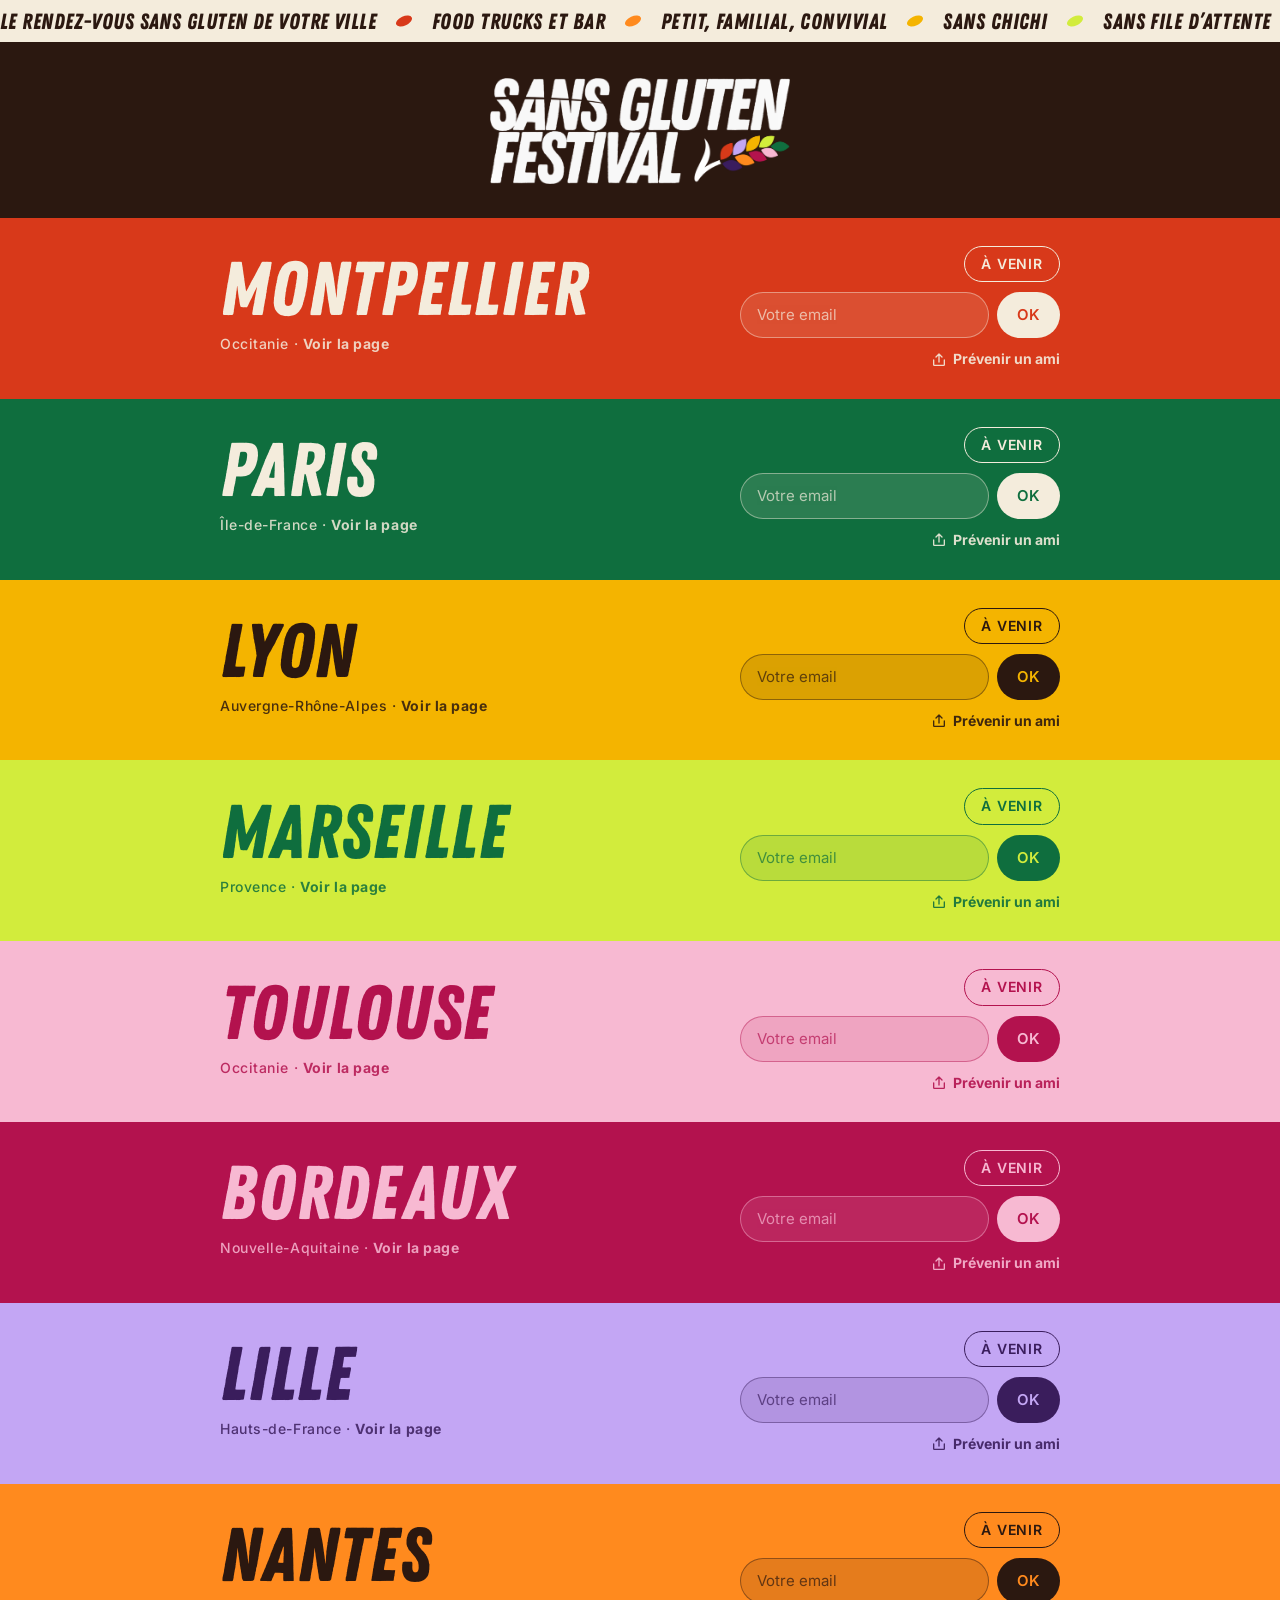
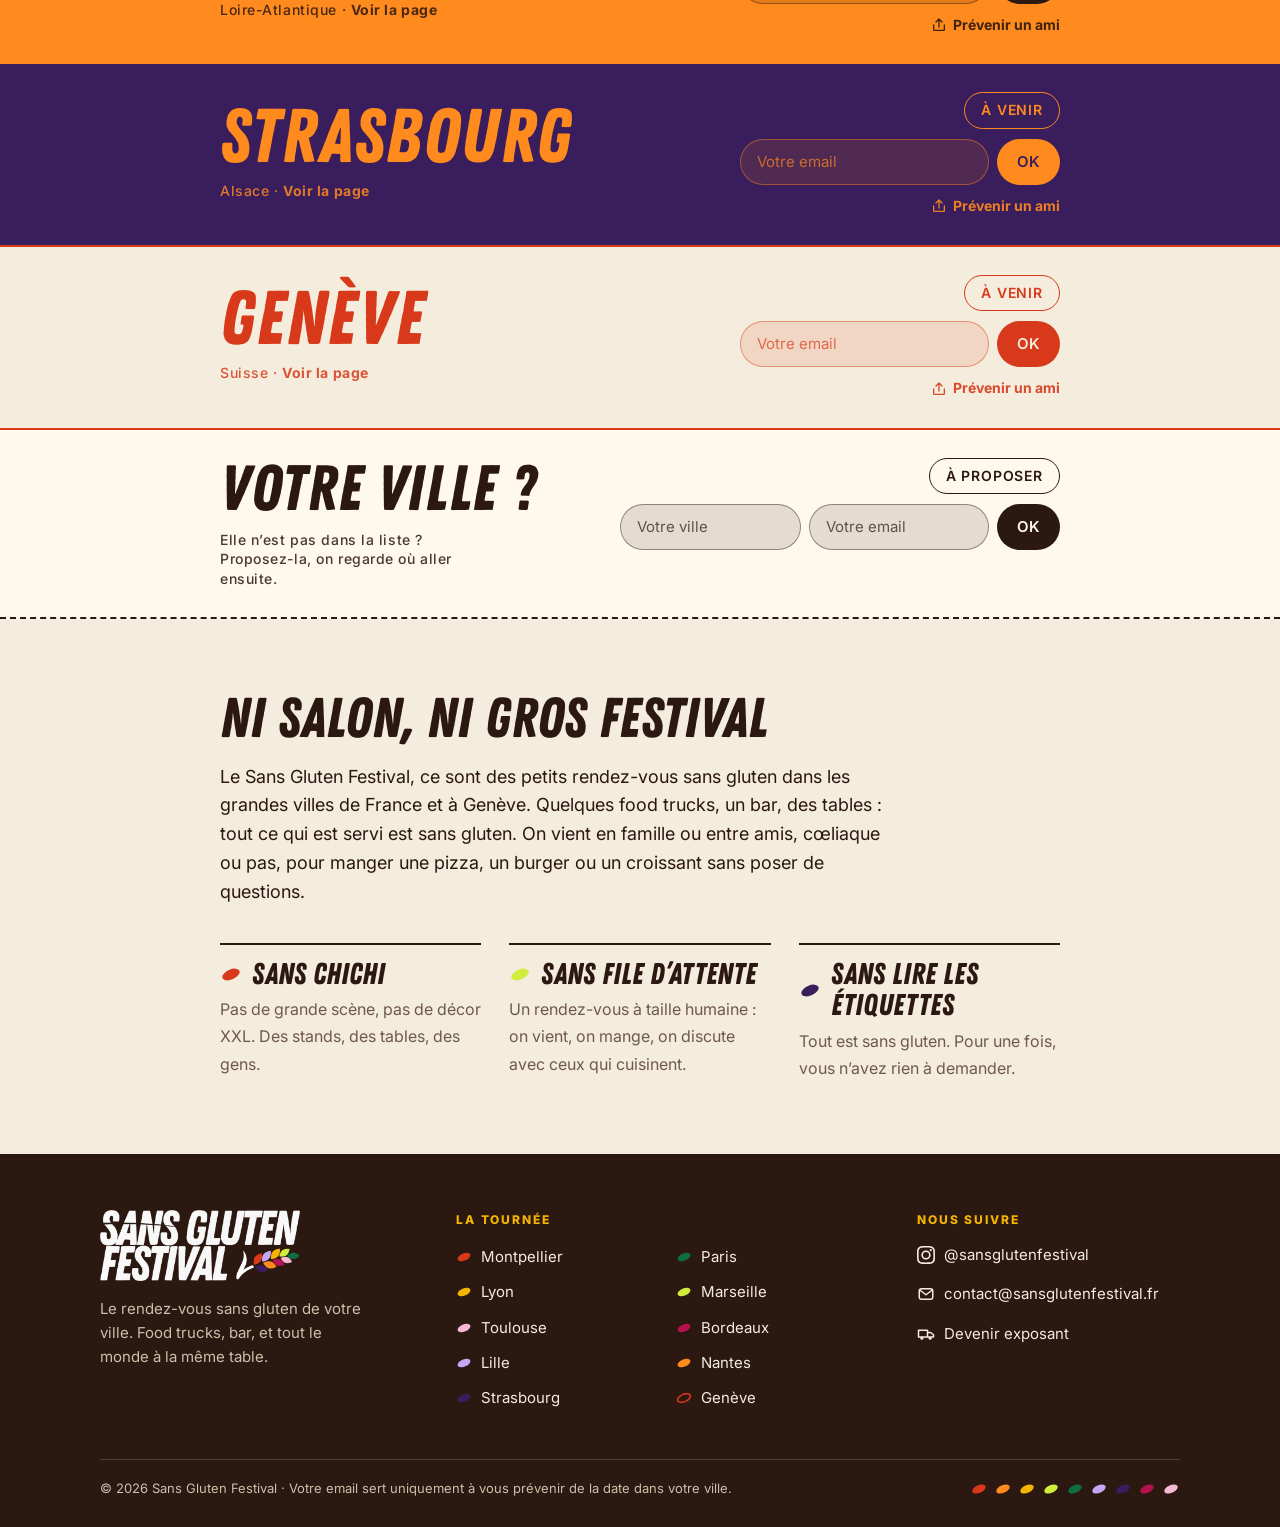
<file: index.html>
<!doctype html>
<html lang="fr">
<head>
  <meta charset="utf-8">
  <meta name="viewport" content="width=device-width, initial-scale=1">
  <title>Sans Gluten Festival · Le rendez-vous sans gluten de votre ville</title>
  <meta name="description" content="Food trucks, bar, ambiance conviviale : des petits rendez-vous sans gluten à Paris, Lyon, Montpellier, Marseille, Toulouse… Inscrivez-vous pour votre ville.">
  <link rel="canonical" href="https://sansglutenfestival.fr/">
  <meta name="robots" content="index, follow, max-image-preview:large">
  <meta property="og:site_name" content="Sans Gluten Festival">
  <meta property="og:title" content="Sans Gluten Festival · Le rendez-vous sans gluten de votre ville">
  <meta property="og:description" content="Food trucks, bar, ambiance conviviale : des petits rendez-vous sans gluten à Paris, Lyon, Montpellier, Marseille, Toulouse… Inscrivez-vous pour votre ville.">
  <meta property="og:url" content="https://sansglutenfestival.fr/">
  <meta property="og:type" content="website">
  <meta property="og:locale" content="fr_FR">
  <meta property="og:image" content="https://sansglutenfestival.fr/img/og-image.png">
  <meta property="og:image:width" content="1200">
  <meta property="og:image:height" content="630">
  <meta property="og:image:alt" content="Logo du Sans Gluten Festival">
  <meta name="twitter:card" content="summary_large_image">
  <meta name="theme-color" content="#2B1810">
  <link rel="icon" href="/favicon.png" type="image/png" sizes="64x64">
  <link rel="icon" href="/favicon-32.png" type="image/png" sizes="32x32">
  <link rel="apple-touch-icon" href="/apple-touch-icon.png">
  <link rel="preconnect" href="https://fonts.googleapis.com">
  <link rel="preconnect" href="https://fonts.gstatic.com" crossorigin>
  <link href="https://fonts.googleapis.com/css2?family=Inter:wght@400;500;600;700;800&display=swap" rel="stylesheet">
  <link rel="preload" href="/fonts/ZingRust-Base.woff2" as="font" type="font/woff2" crossorigin>
  <link rel="stylesheet" href="/assets/site.css">
  <script type="application/ld+json">{"@context": "https://schema.org", "@graph": [{"@type": "Organization", "@id": "https://sansglutenfestival.fr/#org", "name": "Sans Gluten Festival", "url": "https://sansglutenfestival.fr/", "logo": "https://sansglutenfestival.fr/img/logo-sgf.png", "email": "contact@sansglutenfestival.fr", "sameAs": ["https://www.instagram.com/sansglutenfestival/"], "description": "Des petits rendez-vous sans gluten dans les grandes villes : food trucks, bar et ambiance conviviale."}, {"@type": "WebSite", "@id": "https://sansglutenfestival.fr/#site", "url": "https://sansglutenfestival.fr/", "name": "Sans Gluten Festival", "inLanguage": "fr-FR", "publisher": {"@id": "https://sansglutenfestival.fr/#org"}}]}</script>
</head>
<body>
  <div class="ticker" role="region" aria-label="Au programme">
    <p class="sr">Le rendez-vous sans gluten de votre ville. Food trucks et bar. Petit, familial, convivial. Sans chichi. Sans file d’attente. Sans lire les étiquettes.</p>
    <div class="tk-track" aria-hidden="true">
      <div class="tk-group"><span class="tk-item">Le rendez-vous sans gluten de votre ville</span><svg class="tk-grain" viewBox="0 0 20 12" aria-hidden="true"><ellipse cx="10" cy="6" rx="8.5" ry="4.6" transform="rotate(-24 10 6)" fill="var(--tomate)"/></svg><span class="tk-item">Food trucks et bar</span><svg class="tk-grain" viewBox="0 0 20 12" aria-hidden="true"><ellipse cx="10" cy="6" rx="8.5" ry="4.6" transform="rotate(-24 10 6)" fill="var(--abricot)"/></svg><span class="tk-item">Petit, familial, convivial</span><svg class="tk-grain" viewBox="0 0 20 12" aria-hidden="true"><ellipse cx="10" cy="6" rx="8.5" ry="4.6" transform="rotate(-24 10 6)" fill="var(--moutarde)"/></svg><span class="tk-item">Sans chichi</span><svg class="tk-grain" viewBox="0 0 20 12" aria-hidden="true"><ellipse cx="10" cy="6" rx="8.5" ry="4.6" transform="rotate(-24 10 6)" fill="var(--citron)"/></svg><span class="tk-item">Sans file d’attente</span><svg class="tk-grain" viewBox="0 0 20 12" aria-hidden="true"><ellipse cx="10" cy="6" rx="8.5" ry="4.6" transform="rotate(-24 10 6)" fill="var(--basilic)"/></svg><span class="tk-item">Sans lire les étiquettes</span><svg class="tk-grain" viewBox="0 0 20 12" aria-hidden="true"><ellipse cx="10" cy="6" rx="8.5" ry="4.6" transform="rotate(-24 10 6)" fill="var(--lavande)"/></svg><span class="tk-item">Le rendez-vous sans gluten de votre ville</span><svg class="tk-grain" viewBox="0 0 20 12" aria-hidden="true"><ellipse cx="10" cy="6" rx="8.5" ry="4.6" transform="rotate(-24 10 6)" fill="var(--prune)"/></svg><span class="tk-item">Food trucks et bar</span><svg class="tk-grain" viewBox="0 0 20 12" aria-hidden="true"><ellipse cx="10" cy="6" rx="8.5" ry="4.6" transform="rotate(-24 10 6)" fill="var(--framboise)"/></svg><span class="tk-item">Petit, familial, convivial</span><svg class="tk-grain" viewBox="0 0 20 12" aria-hidden="true"><ellipse cx="10" cy="6" rx="8.5" ry="4.6" transform="rotate(-24 10 6)" fill="var(--guimauve)"/></svg><span class="tk-item">Sans chichi</span><svg class="tk-grain" viewBox="0 0 20 12" aria-hidden="true"><ellipse cx="10" cy="6" rx="8.5" ry="4.6" transform="rotate(-24 10 6)" fill="var(--tomate)"/></svg><span class="tk-item">Sans file d’attente</span><svg class="tk-grain" viewBox="0 0 20 12" aria-hidden="true"><ellipse cx="10" cy="6" rx="8.5" ry="4.6" transform="rotate(-24 10 6)" fill="var(--abricot)"/></svg><span class="tk-item">Sans lire les étiquettes</span><svg class="tk-grain" viewBox="0 0 20 12" aria-hidden="true"><ellipse cx="10" cy="6" rx="8.5" ry="4.6" transform="rotate(-24 10 6)" fill="var(--moutarde)"/></svg></div>
      <div class="tk-group"><span class="tk-item">Le rendez-vous sans gluten de votre ville</span><svg class="tk-grain" viewBox="0 0 20 12" aria-hidden="true"><ellipse cx="10" cy="6" rx="8.5" ry="4.6" transform="rotate(-24 10 6)" fill="var(--tomate)"/></svg><span class="tk-item">Food trucks et bar</span><svg class="tk-grain" viewBox="0 0 20 12" aria-hidden="true"><ellipse cx="10" cy="6" rx="8.5" ry="4.6" transform="rotate(-24 10 6)" fill="var(--abricot)"/></svg><span class="tk-item">Petit, familial, convivial</span><svg class="tk-grain" viewBox="0 0 20 12" aria-hidden="true"><ellipse cx="10" cy="6" rx="8.5" ry="4.6" transform="rotate(-24 10 6)" fill="var(--moutarde)"/></svg><span class="tk-item">Sans chichi</span><svg class="tk-grain" viewBox="0 0 20 12" aria-hidden="true"><ellipse cx="10" cy="6" rx="8.5" ry="4.6" transform="rotate(-24 10 6)" fill="var(--citron)"/></svg><span class="tk-item">Sans file d’attente</span><svg class="tk-grain" viewBox="0 0 20 12" aria-hidden="true"><ellipse cx="10" cy="6" rx="8.5" ry="4.6" transform="rotate(-24 10 6)" fill="var(--basilic)"/></svg><span class="tk-item">Sans lire les étiquettes</span><svg class="tk-grain" viewBox="0 0 20 12" aria-hidden="true"><ellipse cx="10" cy="6" rx="8.5" ry="4.6" transform="rotate(-24 10 6)" fill="var(--lavande)"/></svg><span class="tk-item">Le rendez-vous sans gluten de votre ville</span><svg class="tk-grain" viewBox="0 0 20 12" aria-hidden="true"><ellipse cx="10" cy="6" rx="8.5" ry="4.6" transform="rotate(-24 10 6)" fill="var(--prune)"/></svg><span class="tk-item">Food trucks et bar</span><svg class="tk-grain" viewBox="0 0 20 12" aria-hidden="true"><ellipse cx="10" cy="6" rx="8.5" ry="4.6" transform="rotate(-24 10 6)" fill="var(--framboise)"/></svg><span class="tk-item">Petit, familial, convivial</span><svg class="tk-grain" viewBox="0 0 20 12" aria-hidden="true"><ellipse cx="10" cy="6" rx="8.5" ry="4.6" transform="rotate(-24 10 6)" fill="var(--guimauve)"/></svg><span class="tk-item">Sans chichi</span><svg class="tk-grain" viewBox="0 0 20 12" aria-hidden="true"><ellipse cx="10" cy="6" rx="8.5" ry="4.6" transform="rotate(-24 10 6)" fill="var(--tomate)"/></svg><span class="tk-item">Sans file d’attente</span><svg class="tk-grain" viewBox="0 0 20 12" aria-hidden="true"><ellipse cx="10" cy="6" rx="8.5" ry="4.6" transform="rotate(-24 10 6)" fill="var(--abricot)"/></svg><span class="tk-item">Sans lire les étiquettes</span><svg class="tk-grain" viewBox="0 0 20 12" aria-hidden="true"><ellipse cx="10" cy="6" rx="8.5" ry="4.6" transform="rotate(-24 10 6)" fill="var(--moutarde)"/></svg></div>
    </div>
  </div>
  <header class="site-header">
    <div class="wrap">
      <h1 class="logo"><picture>
          <source srcset="/img/logo-sgf.webp" type="image/webp">
          <img src="/img/logo-sgf.png" width="1400" height="495" alt="Sans Gluten Festival">
        </picture></h1>
    </div>
  </header>
  <main>
    <section class="cities" aria-label="Les villes du Sans Gluten Festival">
      <div class="city v-montpellier">
        <div class="wrap">
          <h2 class="city-name"><a href="/montpellier/">Montpellier<span class="city-region">Occitanie · <span class="city-more">Voir la page</span></span></a></h2>
          <span class="pill">À venir</span>
          <form class="notify" data-city="Montpellier">
            <label class="sr" for="email-montpellier">Votre email pour être prévenu de la date à Montpellier</label>
            <input type="email" id="email-montpellier" name="email" placeholder="Votre email" autocomplete="email" required>
            <input type="checkbox" name="botcheck" class="hp" tabindex="-1" autocomplete="off" aria-hidden="true">
            <button type="submit">OK</button>
          </form>
          <a class="share" href="https://wa.me/?text=Le%20Sans%20Gluten%20Festival%20arrive%20%C3%A0%20Montpellier%20%F0%9F%8C%BE%20Le%20rendez-vous%20sans%20gluten%20de%20votre%20ville%20%3A%20https%3A//sansglutenfestival.fr/montpellier/" target="_blank" rel="noopener" data-url="https://sansglutenfestival.fr/montpellier/" data-text="Le Sans Gluten Festival arrive à Montpellier 🌾 Le rendez-vous sans gluten de votre ville : https://sansglutenfestival.fr/montpellier/"><svg viewBox="0 0 24 24" aria-hidden="true"><path d="M4 12v7a1 1 0 0 0 1 1h14a1 1 0 0 0 1-1v-7M12 3v12M7.5 7.5 12 3l4.5 4.5" fill="none" stroke="currentColor" stroke-width="2" stroke-linecap="round" stroke-linejoin="round"/></svg>Prévenir un ami</a>
        </div>
      </div>
      <div class="city v-paris">
        <div class="wrap">
          <h2 class="city-name"><a href="/paris/">Paris<span class="city-region">Île-de-France · <span class="city-more">Voir la page</span></span></a></h2>
          <span class="pill">À venir</span>
          <form class="notify" data-city="Paris">
            <label class="sr" for="email-paris">Votre email pour être prévenu de la date à Paris</label>
            <input type="email" id="email-paris" name="email" placeholder="Votre email" autocomplete="email" required>
            <input type="checkbox" name="botcheck" class="hp" tabindex="-1" autocomplete="off" aria-hidden="true">
            <button type="submit">OK</button>
          </form>
          <a class="share" href="https://wa.me/?text=Le%20Sans%20Gluten%20Festival%20arrive%20%C3%A0%20Paris%20%F0%9F%8C%BE%20Le%20rendez-vous%20sans%20gluten%20de%20votre%20ville%20%3A%20https%3A//sansglutenfestival.fr/paris/" target="_blank" rel="noopener" data-url="https://sansglutenfestival.fr/paris/" data-text="Le Sans Gluten Festival arrive à Paris 🌾 Le rendez-vous sans gluten de votre ville : https://sansglutenfestival.fr/paris/"><svg viewBox="0 0 24 24" aria-hidden="true"><path d="M4 12v7a1 1 0 0 0 1 1h14a1 1 0 0 0 1-1v-7M12 3v12M7.5 7.5 12 3l4.5 4.5" fill="none" stroke="currentColor" stroke-width="2" stroke-linecap="round" stroke-linejoin="round"/></svg>Prévenir un ami</a>
        </div>
      </div>
      <div class="city v-lyon">
        <div class="wrap">
          <h2 class="city-name"><a href="/lyon/">Lyon<span class="city-region">Auvergne-Rhône-Alpes · <span class="city-more">Voir la page</span></span></a></h2>
          <span class="pill">À venir</span>
          <form class="notify" data-city="Lyon">
            <label class="sr" for="email-lyon">Votre email pour être prévenu de la date à Lyon</label>
            <input type="email" id="email-lyon" name="email" placeholder="Votre email" autocomplete="email" required>
            <input type="checkbox" name="botcheck" class="hp" tabindex="-1" autocomplete="off" aria-hidden="true">
            <button type="submit">OK</button>
          </form>
          <a class="share" href="https://wa.me/?text=Le%20Sans%20Gluten%20Festival%20arrive%20%C3%A0%20Lyon%20%F0%9F%8C%BE%20Le%20rendez-vous%20sans%20gluten%20de%20votre%20ville%20%3A%20https%3A//sansglutenfestival.fr/lyon/" target="_blank" rel="noopener" data-url="https://sansglutenfestival.fr/lyon/" data-text="Le Sans Gluten Festival arrive à Lyon 🌾 Le rendez-vous sans gluten de votre ville : https://sansglutenfestival.fr/lyon/"><svg viewBox="0 0 24 24" aria-hidden="true"><path d="M4 12v7a1 1 0 0 0 1 1h14a1 1 0 0 0 1-1v-7M12 3v12M7.5 7.5 12 3l4.5 4.5" fill="none" stroke="currentColor" stroke-width="2" stroke-linecap="round" stroke-linejoin="round"/></svg>Prévenir un ami</a>
        </div>
      </div>
      <div class="city v-marseille">
        <div class="wrap">
          <h2 class="city-name"><a href="/marseille/">Marseille<span class="city-region">Provence · <span class="city-more">Voir la page</span></span></a></h2>
          <span class="pill">À venir</span>
          <form class="notify" data-city="Marseille">
            <label class="sr" for="email-marseille">Votre email pour être prévenu de la date à Marseille</label>
            <input type="email" id="email-marseille" name="email" placeholder="Votre email" autocomplete="email" required>
            <input type="checkbox" name="botcheck" class="hp" tabindex="-1" autocomplete="off" aria-hidden="true">
            <button type="submit">OK</button>
          </form>
          <a class="share" href="https://wa.me/?text=Le%20Sans%20Gluten%20Festival%20arrive%20%C3%A0%20Marseille%20%F0%9F%8C%BE%20Le%20rendez-vous%20sans%20gluten%20de%20votre%20ville%20%3A%20https%3A//sansglutenfestival.fr/marseille/" target="_blank" rel="noopener" data-url="https://sansglutenfestival.fr/marseille/" data-text="Le Sans Gluten Festival arrive à Marseille 🌾 Le rendez-vous sans gluten de votre ville : https://sansglutenfestival.fr/marseille/"><svg viewBox="0 0 24 24" aria-hidden="true"><path d="M4 12v7a1 1 0 0 0 1 1h14a1 1 0 0 0 1-1v-7M12 3v12M7.5 7.5 12 3l4.5 4.5" fill="none" stroke="currentColor" stroke-width="2" stroke-linecap="round" stroke-linejoin="round"/></svg>Prévenir un ami</a>
        </div>
      </div>
      <div class="city v-toulouse">
        <div class="wrap">
          <h2 class="city-name"><a href="/toulouse/">Toulouse<span class="city-region">Occitanie · <span class="city-more">Voir la page</span></span></a></h2>
          <span class="pill">À venir</span>
          <form class="notify" data-city="Toulouse">
            <label class="sr" for="email-toulouse">Votre email pour être prévenu de la date à Toulouse</label>
            <input type="email" id="email-toulouse" name="email" placeholder="Votre email" autocomplete="email" required>
            <input type="checkbox" name="botcheck" class="hp" tabindex="-1" autocomplete="off" aria-hidden="true">
            <button type="submit">OK</button>
          </form>
          <a class="share" href="https://wa.me/?text=Le%20Sans%20Gluten%20Festival%20arrive%20%C3%A0%20Toulouse%20%F0%9F%8C%BE%20Le%20rendez-vous%20sans%20gluten%20de%20votre%20ville%20%3A%20https%3A//sansglutenfestival.fr/toulouse/" target="_blank" rel="noopener" data-url="https://sansglutenfestival.fr/toulouse/" data-text="Le Sans Gluten Festival arrive à Toulouse 🌾 Le rendez-vous sans gluten de votre ville : https://sansglutenfestival.fr/toulouse/"><svg viewBox="0 0 24 24" aria-hidden="true"><path d="M4 12v7a1 1 0 0 0 1 1h14a1 1 0 0 0 1-1v-7M12 3v12M7.5 7.5 12 3l4.5 4.5" fill="none" stroke="currentColor" stroke-width="2" stroke-linecap="round" stroke-linejoin="round"/></svg>Prévenir un ami</a>
        </div>
      </div>
      <div class="city v-bordeaux">
        <div class="wrap">
          <h2 class="city-name"><a href="/bordeaux/">Bordeaux<span class="city-region">Nouvelle-Aquitaine · <span class="city-more">Voir la page</span></span></a></h2>
          <span class="pill">À venir</span>
          <form class="notify" data-city="Bordeaux">
            <label class="sr" for="email-bordeaux">Votre email pour être prévenu de la date à Bordeaux</label>
            <input type="email" id="email-bordeaux" name="email" placeholder="Votre email" autocomplete="email" required>
            <input type="checkbox" name="botcheck" class="hp" tabindex="-1" autocomplete="off" aria-hidden="true">
            <button type="submit">OK</button>
          </form>
          <a class="share" href="https://wa.me/?text=Le%20Sans%20Gluten%20Festival%20arrive%20%C3%A0%20Bordeaux%20%F0%9F%8C%BE%20Le%20rendez-vous%20sans%20gluten%20de%20votre%20ville%20%3A%20https%3A//sansglutenfestival.fr/bordeaux/" target="_blank" rel="noopener" data-url="https://sansglutenfestival.fr/bordeaux/" data-text="Le Sans Gluten Festival arrive à Bordeaux 🌾 Le rendez-vous sans gluten de votre ville : https://sansglutenfestival.fr/bordeaux/"><svg viewBox="0 0 24 24" aria-hidden="true"><path d="M4 12v7a1 1 0 0 0 1 1h14a1 1 0 0 0 1-1v-7M12 3v12M7.5 7.5 12 3l4.5 4.5" fill="none" stroke="currentColor" stroke-width="2" stroke-linecap="round" stroke-linejoin="round"/></svg>Prévenir un ami</a>
        </div>
      </div>
      <div class="city v-lille">
        <div class="wrap">
          <h2 class="city-name"><a href="/lille/">Lille<span class="city-region">Hauts-de-France · <span class="city-more">Voir la page</span></span></a></h2>
          <span class="pill">À venir</span>
          <form class="notify" data-city="Lille">
            <label class="sr" for="email-lille">Votre email pour être prévenu de la date à Lille</label>
            <input type="email" id="email-lille" name="email" placeholder="Votre email" autocomplete="email" required>
            <input type="checkbox" name="botcheck" class="hp" tabindex="-1" autocomplete="off" aria-hidden="true">
            <button type="submit">OK</button>
          </form>
          <a class="share" href="https://wa.me/?text=Le%20Sans%20Gluten%20Festival%20arrive%20%C3%A0%20Lille%20%F0%9F%8C%BE%20Le%20rendez-vous%20sans%20gluten%20de%20votre%20ville%20%3A%20https%3A//sansglutenfestival.fr/lille/" target="_blank" rel="noopener" data-url="https://sansglutenfestival.fr/lille/" data-text="Le Sans Gluten Festival arrive à Lille 🌾 Le rendez-vous sans gluten de votre ville : https://sansglutenfestival.fr/lille/"><svg viewBox="0 0 24 24" aria-hidden="true"><path d="M4 12v7a1 1 0 0 0 1 1h14a1 1 0 0 0 1-1v-7M12 3v12M7.5 7.5 12 3l4.5 4.5" fill="none" stroke="currentColor" stroke-width="2" stroke-linecap="round" stroke-linejoin="round"/></svg>Prévenir un ami</a>
        </div>
      </div>
      <div class="city v-nantes">
        <div class="wrap">
          <h2 class="city-name"><a href="/nantes/">Nantes<span class="city-region">Loire-Atlantique · <span class="city-more">Voir la page</span></span></a></h2>
          <span class="pill">À venir</span>
          <form class="notify" data-city="Nantes">
            <label class="sr" for="email-nantes">Votre email pour être prévenu de la date à Nantes</label>
            <input type="email" id="email-nantes" name="email" placeholder="Votre email" autocomplete="email" required>
            <input type="checkbox" name="botcheck" class="hp" tabindex="-1" autocomplete="off" aria-hidden="true">
            <button type="submit">OK</button>
          </form>
          <a class="share" href="https://wa.me/?text=Le%20Sans%20Gluten%20Festival%20arrive%20%C3%A0%20Nantes%20%F0%9F%8C%BE%20Le%20rendez-vous%20sans%20gluten%20de%20votre%20ville%20%3A%20https%3A//sansglutenfestival.fr/nantes/" target="_blank" rel="noopener" data-url="https://sansglutenfestival.fr/nantes/" data-text="Le Sans Gluten Festival arrive à Nantes 🌾 Le rendez-vous sans gluten de votre ville : https://sansglutenfestival.fr/nantes/"><svg viewBox="0 0 24 24" aria-hidden="true"><path d="M4 12v7a1 1 0 0 0 1 1h14a1 1 0 0 0 1-1v-7M12 3v12M7.5 7.5 12 3l4.5 4.5" fill="none" stroke="currentColor" stroke-width="2" stroke-linecap="round" stroke-linejoin="round"/></svg>Prévenir un ami</a>
        </div>
      </div>
      <div class="city v-strasbourg">
        <div class="wrap">
          <h2 class="city-name"><a href="/strasbourg/">Strasbourg<span class="city-region">Alsace · <span class="city-more">Voir la page</span></span></a></h2>
          <span class="pill">À venir</span>
          <form class="notify" data-city="Strasbourg">
            <label class="sr" for="email-strasbourg">Votre email pour être prévenu de la date à Strasbourg</label>
            <input type="email" id="email-strasbourg" name="email" placeholder="Votre email" autocomplete="email" required>
            <input type="checkbox" name="botcheck" class="hp" tabindex="-1" autocomplete="off" aria-hidden="true">
            <button type="submit">OK</button>
          </form>
          <a class="share" href="https://wa.me/?text=Le%20Sans%20Gluten%20Festival%20arrive%20%C3%A0%20Strasbourg%20%F0%9F%8C%BE%20Le%20rendez-vous%20sans%20gluten%20de%20votre%20ville%20%3A%20https%3A//sansglutenfestival.fr/strasbourg/" target="_blank" rel="noopener" data-url="https://sansglutenfestival.fr/strasbourg/" data-text="Le Sans Gluten Festival arrive à Strasbourg 🌾 Le rendez-vous sans gluten de votre ville : https://sansglutenfestival.fr/strasbourg/"><svg viewBox="0 0 24 24" aria-hidden="true"><path d="M4 12v7a1 1 0 0 0 1 1h14a1 1 0 0 0 1-1v-7M12 3v12M7.5 7.5 12 3l4.5 4.5" fill="none" stroke="currentColor" stroke-width="2" stroke-linecap="round" stroke-linejoin="round"/></svg>Prévenir un ami</a>
        </div>
      </div>
      <div class="city v-geneve">
        <div class="wrap">
          <h2 class="city-name"><a href="/geneve/">Genève<span class="city-region">Suisse · <span class="city-more">Voir la page</span></span></a></h2>
          <span class="pill">À venir</span>
          <form class="notify" data-city="Genève">
            <label class="sr" for="email-geneve">Votre email pour être prévenu de la date à Genève</label>
            <input type="email" id="email-geneve" name="email" placeholder="Votre email" autocomplete="email" required>
            <input type="checkbox" name="botcheck" class="hp" tabindex="-1" autocomplete="off" aria-hidden="true">
            <button type="submit">OK</button>
          </form>
          <a class="share" href="https://wa.me/?text=Le%20Sans%20Gluten%20Festival%20arrive%20%C3%A0%20Gen%C3%A8ve%20%F0%9F%8C%BE%20Le%20rendez-vous%20sans%20gluten%20de%20votre%20ville%20%3A%20https%3A//sansglutenfestival.fr/geneve/" target="_blank" rel="noopener" data-url="https://sansglutenfestival.fr/geneve/" data-text="Le Sans Gluten Festival arrive à Genève 🌾 Le rendez-vous sans gluten de votre ville : https://sansglutenfestival.fr/geneve/"><svg viewBox="0 0 24 24" aria-hidden="true"><path d="M4 12v7a1 1 0 0 0 1 1h14a1 1 0 0 0 1-1v-7M12 3v12M7.5 7.5 12 3l4.5 4.5" fill="none" stroke="currentColor" stroke-width="2" stroke-linecap="round" stroke-linejoin="round"/></svg>Prévenir un ami</a>
        </div>
      </div>
      <div class="city v-propose">
        <div class="wrap">
          <h2 class="city-name">Votre ville ?<span class="city-region">Elle n’est pas dans la liste ? Proposez-la, on regarde où aller ensuite.</span></h2>
          <span class="pill">À proposer</span>
          <form class="notify propose">
            <label class="sr" for="propose-ville">Votre ville</label>
            <input type="text" id="propose-ville" name="ville" placeholder="Votre ville" autocomplete="address-level2" required>
            <label class="sr" for="propose-email">Votre email</label>
            <input type="email" id="propose-email" name="email" placeholder="Votre email" autocomplete="email" required>
            <input type="checkbox" name="botcheck" class="hp" tabindex="-1" autocomplete="off" aria-hidden="true">
            <button type="submit">OK</button>
          </form>
        </div>
      </div>
    </section>
    <section class="wrap about" aria-labelledby="concept">
      <h2 id="concept">Ni salon, ni gros festival</h2>
      <p class="lede">Le Sans Gluten Festival, ce sont des petits rendez-vous sans gluten dans les grandes villes de France et à Genève. Quelques food trucks, un bar, des tables : tout ce qui est servi est sans gluten. On vient en famille ou entre amis, cœliaque ou pas, pour manger une pizza, un burger ou un croissant sans poser de questions.</p>
      <ul class="sans"><li><b><svg viewBox="0 0 20 12" aria-hidden="true"><ellipse cx="10" cy="6" rx="8.5" ry="4.6" transform="rotate(-24 10 6)" fill="var(--tomate)"/></svg>Sans chichi</b><span>Pas de grande scène, pas de décor XXL. Des stands, des tables, des gens.</span></li><li><b><svg viewBox="0 0 20 12" aria-hidden="true"><ellipse cx="10" cy="6" rx="8.5" ry="4.6" transform="rotate(-24 10 6)" fill="var(--citron)"/></svg>Sans file d’attente</b><span>Un rendez-vous à taille humaine : on vient, on mange, on discute avec ceux qui cuisinent.</span></li><li><b><svg viewBox="0 0 20 12" aria-hidden="true"><ellipse cx="10" cy="6" rx="8.5" ry="4.6" transform="rotate(-24 10 6)" fill="var(--prune)"/></svg>Sans lire les étiquettes</b><span>Tout est sans gluten. Pour une fois, vous n’avez rien à demander.</span></li></ul>
    </section>
  </main>
  <footer class="site-footer">
    <div class="wrap wide">
      <div class="foot-top">
        <div class="foot-brand">
          <img src="/img/logo-sgf.png" width="1400" height="495" alt="Sans Gluten Festival" loading="lazy">
          <p>Le rendez-vous sans gluten de votre ville. Food trucks, bar, et tout le monde à la même table.</p>
        </div>
        <nav class="foot-col" aria-label="Les villes">
          <h2>La tournée</h2>
          <ul class="foot-cities"><li><a href="/montpellier/"><svg viewBox="0 0 20 12" aria-hidden="true"><ellipse cx="10" cy="6" rx="8.5" ry="4.6" transform="rotate(-24 10 6)" fill="var(--tomate)"/></svg>Montpellier</a></li><li><a href="/paris/"><svg viewBox="0 0 20 12" aria-hidden="true"><ellipse cx="10" cy="6" rx="8.5" ry="4.6" transform="rotate(-24 10 6)" fill="var(--basilic)"/></svg>Paris</a></li><li><a href="/lyon/"><svg viewBox="0 0 20 12" aria-hidden="true"><ellipse cx="10" cy="6" rx="8.5" ry="4.6" transform="rotate(-24 10 6)" fill="var(--moutarde)"/></svg>Lyon</a></li><li><a href="/marseille/"><svg viewBox="0 0 20 12" aria-hidden="true"><ellipse cx="10" cy="6" rx="8.5" ry="4.6" transform="rotate(-24 10 6)" fill="var(--citron)"/></svg>Marseille</a></li><li><a href="/toulouse/"><svg viewBox="0 0 20 12" aria-hidden="true"><ellipse cx="10" cy="6" rx="8.5" ry="4.6" transform="rotate(-24 10 6)" fill="var(--guimauve)"/></svg>Toulouse</a></li><li><a href="/bordeaux/"><svg viewBox="0 0 20 12" aria-hidden="true"><ellipse cx="10" cy="6" rx="8.5" ry="4.6" transform="rotate(-24 10 6)" fill="var(--framboise)"/></svg>Bordeaux</a></li><li><a href="/lille/"><svg viewBox="0 0 20 12" aria-hidden="true"><ellipse cx="10" cy="6" rx="8.5" ry="4.6" transform="rotate(-24 10 6)" fill="var(--lavande)"/></svg>Lille</a></li><li><a href="/nantes/"><svg viewBox="0 0 20 12" aria-hidden="true"><ellipse cx="10" cy="6" rx="8.5" ry="4.6" transform="rotate(-24 10 6)" fill="var(--abricot)"/></svg>Nantes</a></li><li><a href="/strasbourg/"><svg viewBox="0 0 20 12" aria-hidden="true"><ellipse cx="10" cy="6" rx="8.5" ry="4.6" transform="rotate(-24 10 6)" fill="var(--prune)"/></svg>Strasbourg</a></li><li><a href="/geneve/"><svg viewBox="0 0 20 12" aria-hidden="true"><ellipse cx="10" cy="6" rx="8.5" ry="4.6" transform="rotate(-24 10 6)" fill="none" stroke="var(--tomate)" stroke-width="2"/></svg>Genève</a></li></ul>
        </nav>
        <div class="foot-col">
          <h2>Nous suivre</h2>
          <ul class="foot-links">
            <li><a href="https://www.instagram.com/sansglutenfestival/" rel="noopener" target="_blank"><svg viewBox="0 0 24 24" aria-hidden="true"><path fill="currentColor" d="M7.0301.084c-1.2768.0602-2.1487.264-2.911.5634-.7888.3075-1.4575.72-2.1228 1.3877-.6652.6677-1.075 1.3368-1.3802 2.127-.2954.7638-.4956 1.6365-.552 2.914-.0564 1.2775-.0689 1.6882-.0626 4.947.0062 3.2586.0206 3.6671.0825 4.9473.061 1.2765.264 2.1482.5635 2.9107.308.7889.72 1.4573 1.388 2.1228.6679.6655 1.3365 1.0743 2.1285 1.38.7632.295 1.6361.4961 2.9134.552 1.2773.056 1.6884.069 4.9462.0627 3.2578-.0062 3.668-.0207 4.9478-.0814 1.28-.0607 2.147-.2652 2.9098-.5633.7889-.3086 1.4578-.72 2.1228-1.3881.665-.6682 1.0745-1.3378 1.3795-2.1284.2957-.7632.4966-1.636.552-2.9124.056-1.2809.0692-1.6898.063-4.948-.0063-3.2583-.021-3.6668-.0817-4.9465-.0607-1.2797-.264-2.1487-.5633-2.9117-.3084-.7889-.72-1.4568-1.3876-2.1228C21.2982 1.33 20.628.9208 19.8378.6165 19.074.321 18.2017.1197 16.9244.0645 15.6471.0093 15.236-.005 11.977.0014 8.718.0076 8.31.0215 7.0301.0839m.1402 21.6932c-1.17-.0509-1.8053-.2453-2.2287-.408-.5606-.216-.96-.4771-1.3819-.895-.422-.4178-.6811-.8186-.9-1.378-.1644-.4234-.3624-1.058-.4171-2.228-.0595-1.2645-.072-1.6442-.079-4.848-.007-3.2037.0053-3.583.0607-4.848.05-1.169.2456-1.805.408-2.2282.216-.5613.4762-.96.895-1.3816.4188-.4217.8184-.6814 1.3783-.9003.423-.1651 1.0575-.3614 2.227-.4171 1.2655-.06 1.6447-.072 4.848-.079 3.2033-.007 3.5835.005 4.8495.0608 1.169.0508 1.8053.2445 2.228.408.5608.216.96.4754 1.3816.895.4217.4194.6816.8176.9005 1.3787.1653.4217.3617 1.056.4169 2.2263.0602 1.2655.0739 1.645.0796 4.848.0058 3.203-.0055 3.5834-.061 4.848-.051 1.17-.245 1.8055-.408 2.2294-.216.5604-.4763.96-.8954 1.3814-.419.4215-.8181.6811-1.3783.9-.4224.1649-1.0577.3617-2.2262.4174-1.2656.0595-1.6448.072-4.8493.079-3.2045.007-3.5825-.006-4.848-.0608M16.953 5.5864A1.44 1.44 0 1 0 18.39 4.144a1.44 1.44 0 0 0-1.437 1.4424M5.8385 12.012c.0067 3.4032 2.7706 6.1557 6.173 6.1493 3.4026-.0065 6.157-2.7701 6.1506-6.1733-.0065-3.4032-2.771-6.1565-6.174-6.1498-3.403.0067-6.156 2.771-6.1496 6.1738M8 12.0077a4 4 0 1 1 4.008 3.9921A3.9996 3.9996 0 0 1 8 12.0077"/></svg>@sansglutenfestival</a></li>
            <li><a href="mailto:contact@sansglutenfestival.fr"><svg viewBox="0 0 24 24" aria-hidden="true"><rect x="3" y="5" width="18" height="14" rx="3" fill="none" stroke="currentColor" stroke-width="2"/><path d="M4 7l8 6 8-6" fill="none" stroke="currentColor" stroke-width="2" stroke-linejoin="round"/></svg>contact@sansglutenfestival.fr</a></li>
            <li><a href="mailto:contact@sansglutenfestival.fr?subject=Devenir%20exposant%20%E2%80%94%20Sans%20Gluten%20Festival"><svg viewBox="0 0 24 24" aria-hidden="true"><path d="M2 7h12v9H2zM14 10h4l4 3v3h-8z" fill="none" stroke="currentColor" stroke-width="2" stroke-linejoin="round"/><circle cx="6.5" cy="17.5" r="2" fill="currentColor"/><circle cx="17.5" cy="17.5" r="2" fill="currentColor"/></svg>Devenir exposant</a></li>
          </ul>
        </div>
      </div>
      <div class="foot-bottom">
        <p>© 2026 Sans Gluten Festival · Votre email sert uniquement à vous prévenir de la date dans votre ville.</p>
        <div class="foot-grains" aria-hidden="true"><svg viewBox="0 0 20 12" aria-hidden="true"><ellipse cx="10" cy="6" rx="8.5" ry="4.6" transform="rotate(-24 10 6)" fill="var(--tomate)"/></svg><svg viewBox="0 0 20 12" aria-hidden="true"><ellipse cx="10" cy="6" rx="8.5" ry="4.6" transform="rotate(-24 10 6)" fill="var(--abricot)"/></svg><svg viewBox="0 0 20 12" aria-hidden="true"><ellipse cx="10" cy="6" rx="8.5" ry="4.6" transform="rotate(-24 10 6)" fill="var(--moutarde)"/></svg><svg viewBox="0 0 20 12" aria-hidden="true"><ellipse cx="10" cy="6" rx="8.5" ry="4.6" transform="rotate(-24 10 6)" fill="var(--citron)"/></svg><svg viewBox="0 0 20 12" aria-hidden="true"><ellipse cx="10" cy="6" rx="8.5" ry="4.6" transform="rotate(-24 10 6)" fill="var(--basilic)"/></svg><svg viewBox="0 0 20 12" aria-hidden="true"><ellipse cx="10" cy="6" rx="8.5" ry="4.6" transform="rotate(-24 10 6)" fill="var(--lavande)"/></svg><svg viewBox="0 0 20 12" aria-hidden="true"><ellipse cx="10" cy="6" rx="8.5" ry="4.6" transform="rotate(-24 10 6)" fill="var(--prune)"/></svg><svg viewBox="0 0 20 12" aria-hidden="true"><ellipse cx="10" cy="6" rx="8.5" ry="4.6" transform="rotate(-24 10 6)" fill="var(--framboise)"/></svg><svg viewBox="0 0 20 12" aria-hidden="true"><ellipse cx="10" cy="6" rx="8.5" ry="4.6" transform="rotate(-24 10 6)" fill="var(--guimauve)"/></svg></div>
      </div>
    </div>
  </footer>
  <script src="/assets/site.js" defer></script>
</body>
</html>
</file>
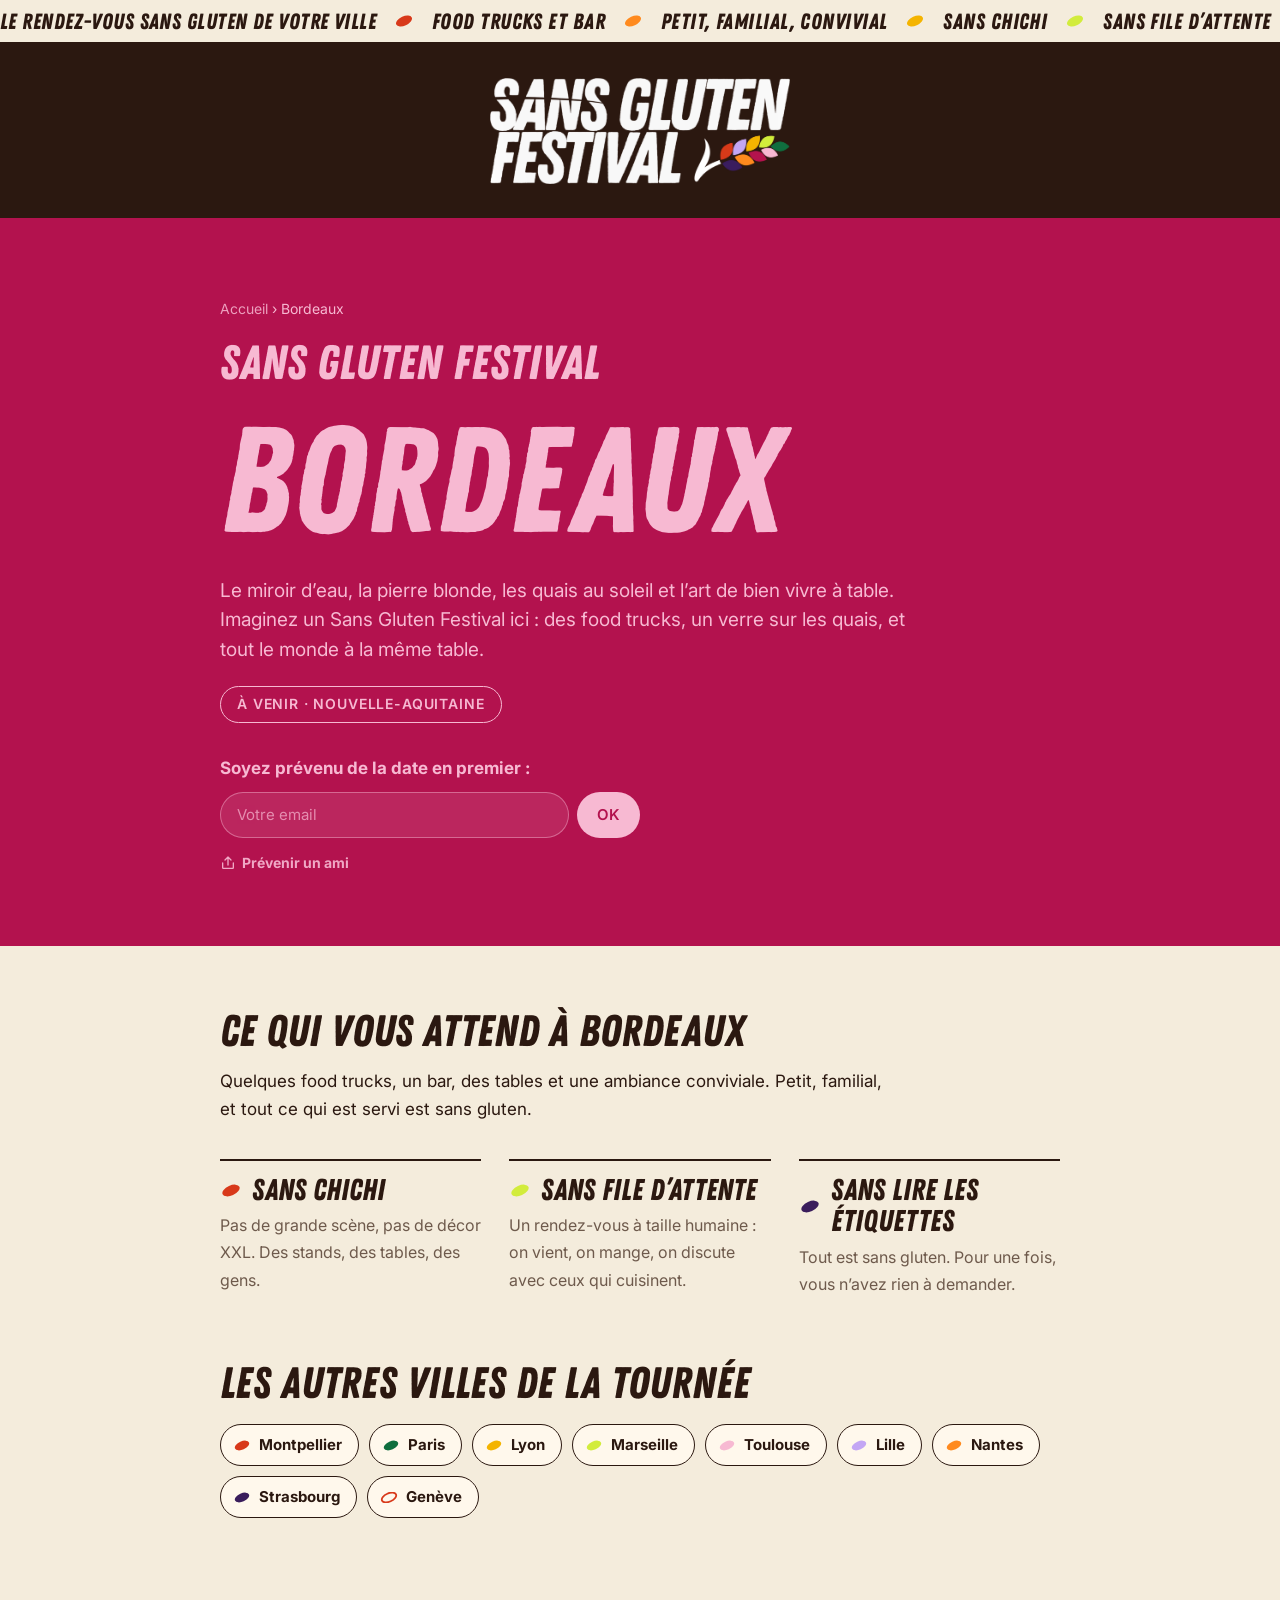
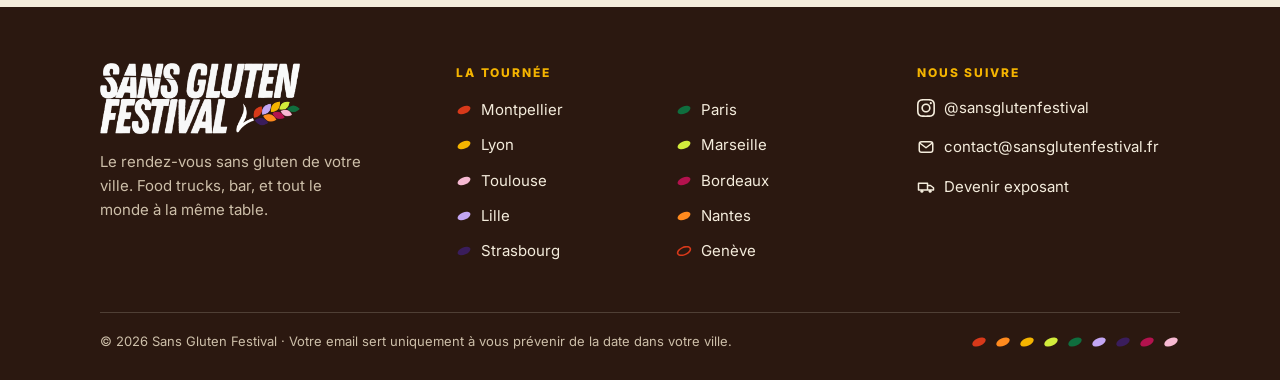
<file: bordeaux/index.html>
<!doctype html>
<html lang="fr">
<head>
  <meta charset="utf-8">
  <meta name="viewport" content="width=device-width, initial-scale=1">
  <title>Sans Gluten Festival Bordeaux · Le rendez-vous sans gluten</title>
  <meta name="description" content="Le Sans Gluten Festival arrive à Bordeaux : food trucks, bar et ambiance conviviale, tout sans gluten. Inscrivez-vous pour connaître la date en premier.">
  <link rel="canonical" href="https://sansglutenfestival.fr/bordeaux/">
  <meta name="robots" content="index, follow, max-image-preview:large">
  <meta property="og:site_name" content="Sans Gluten Festival">
  <meta property="og:title" content="Sans Gluten Festival Bordeaux · Le rendez-vous sans gluten">
  <meta property="og:description" content="Le Sans Gluten Festival arrive à Bordeaux : food trucks, bar et ambiance conviviale, tout sans gluten. Inscrivez-vous pour connaître la date en premier.">
  <meta property="og:url" content="https://sansglutenfestival.fr/bordeaux/">
  <meta property="og:type" content="website">
  <meta property="og:locale" content="fr_FR">
  <meta property="og:image" content="https://sansglutenfestival.fr/img/og/bordeaux.png">
  <meta property="og:image:width" content="1200">
  <meta property="og:image:height" content="630">
  <meta property="og:image:alt" content="Sans Gluten Festival Bordeaux">
  <meta name="twitter:card" content="summary_large_image">
  <meta name="theme-color" content="#2B1810">
  <link rel="icon" href="/favicon.png" type="image/png" sizes="64x64">
  <link rel="icon" href="/favicon-32.png" type="image/png" sizes="32x32">
  <link rel="apple-touch-icon" href="/apple-touch-icon.png">
  <link rel="preconnect" href="https://fonts.googleapis.com">
  <link rel="preconnect" href="https://fonts.gstatic.com" crossorigin>
  <link href="https://fonts.googleapis.com/css2?family=Inter:wght@400;500;600;700;800&display=swap" rel="stylesheet">
  <link rel="preload" href="/fonts/ZingRust-Base.woff2" as="font" type="font/woff2" crossorigin>
  <link rel="stylesheet" href="/assets/site.css">
  <script type="application/ld+json">{"@context": "https://schema.org", "@graph": [{"@type": "Organization", "@id": "https://sansglutenfestival.fr/#org", "name": "Sans Gluten Festival", "url": "https://sansglutenfestival.fr/", "logo": "https://sansglutenfestival.fr/img/logo-sgf.png", "email": "contact@sansglutenfestival.fr", "sameAs": ["https://www.instagram.com/sansglutenfestival/"], "description": "Des petits rendez-vous sans gluten dans les grandes villes : food trucks, bar et ambiance conviviale."}, {"@type": "WebPage", "@id": "https://sansglutenfestival.fr/bordeaux/", "url": "https://sansglutenfestival.fr/bordeaux/", "name": "Sans Gluten Festival Bordeaux · Le rendez-vous sans gluten", "inLanguage": "fr-FR", "about": {"@type": "City", "name": "Bordeaux"}, "isPartOf": {"@id": "https://sansglutenfestival.fr/#site"}, "breadcrumb": {"@type": "BreadcrumbList", "itemListElement": [{"@type": "ListItem", "position": 1, "name": "Accueil", "item": "https://sansglutenfestival.fr/"}, {"@type": "ListItem", "position": 2, "name": "Bordeaux", "item": "https://sansglutenfestival.fr/bordeaux/"}]}}]}</script>
</head>
<body>
  <div class="ticker" role="region" aria-label="Au programme">
    <p class="sr">Le rendez-vous sans gluten de votre ville. Food trucks et bar. Petit, familial, convivial. Sans chichi. Sans file d’attente. Sans lire les étiquettes.</p>
    <div class="tk-track" aria-hidden="true">
      <div class="tk-group"><span class="tk-item">Le rendez-vous sans gluten de votre ville</span><svg class="tk-grain" viewBox="0 0 20 12" aria-hidden="true"><ellipse cx="10" cy="6" rx="8.5" ry="4.6" transform="rotate(-24 10 6)" fill="var(--tomate)"/></svg><span class="tk-item">Food trucks et bar</span><svg class="tk-grain" viewBox="0 0 20 12" aria-hidden="true"><ellipse cx="10" cy="6" rx="8.5" ry="4.6" transform="rotate(-24 10 6)" fill="var(--abricot)"/></svg><span class="tk-item">Petit, familial, convivial</span><svg class="tk-grain" viewBox="0 0 20 12" aria-hidden="true"><ellipse cx="10" cy="6" rx="8.5" ry="4.6" transform="rotate(-24 10 6)" fill="var(--moutarde)"/></svg><span class="tk-item">Sans chichi</span><svg class="tk-grain" viewBox="0 0 20 12" aria-hidden="true"><ellipse cx="10" cy="6" rx="8.5" ry="4.6" transform="rotate(-24 10 6)" fill="var(--citron)"/></svg><span class="tk-item">Sans file d’attente</span><svg class="tk-grain" viewBox="0 0 20 12" aria-hidden="true"><ellipse cx="10" cy="6" rx="8.5" ry="4.6" transform="rotate(-24 10 6)" fill="var(--basilic)"/></svg><span class="tk-item">Sans lire les étiquettes</span><svg class="tk-grain" viewBox="0 0 20 12" aria-hidden="true"><ellipse cx="10" cy="6" rx="8.5" ry="4.6" transform="rotate(-24 10 6)" fill="var(--lavande)"/></svg><span class="tk-item">Le rendez-vous sans gluten de votre ville</span><svg class="tk-grain" viewBox="0 0 20 12" aria-hidden="true"><ellipse cx="10" cy="6" rx="8.5" ry="4.6" transform="rotate(-24 10 6)" fill="var(--prune)"/></svg><span class="tk-item">Food trucks et bar</span><svg class="tk-grain" viewBox="0 0 20 12" aria-hidden="true"><ellipse cx="10" cy="6" rx="8.5" ry="4.6" transform="rotate(-24 10 6)" fill="var(--framboise)"/></svg><span class="tk-item">Petit, familial, convivial</span><svg class="tk-grain" viewBox="0 0 20 12" aria-hidden="true"><ellipse cx="10" cy="6" rx="8.5" ry="4.6" transform="rotate(-24 10 6)" fill="var(--guimauve)"/></svg><span class="tk-item">Sans chichi</span><svg class="tk-grain" viewBox="0 0 20 12" aria-hidden="true"><ellipse cx="10" cy="6" rx="8.5" ry="4.6" transform="rotate(-24 10 6)" fill="var(--tomate)"/></svg><span class="tk-item">Sans file d’attente</span><svg class="tk-grain" viewBox="0 0 20 12" aria-hidden="true"><ellipse cx="10" cy="6" rx="8.5" ry="4.6" transform="rotate(-24 10 6)" fill="var(--abricot)"/></svg><span class="tk-item">Sans lire les étiquettes</span><svg class="tk-grain" viewBox="0 0 20 12" aria-hidden="true"><ellipse cx="10" cy="6" rx="8.5" ry="4.6" transform="rotate(-24 10 6)" fill="var(--moutarde)"/></svg></div>
      <div class="tk-group"><span class="tk-item">Le rendez-vous sans gluten de votre ville</span><svg class="tk-grain" viewBox="0 0 20 12" aria-hidden="true"><ellipse cx="10" cy="6" rx="8.5" ry="4.6" transform="rotate(-24 10 6)" fill="var(--tomate)"/></svg><span class="tk-item">Food trucks et bar</span><svg class="tk-grain" viewBox="0 0 20 12" aria-hidden="true"><ellipse cx="10" cy="6" rx="8.5" ry="4.6" transform="rotate(-24 10 6)" fill="var(--abricot)"/></svg><span class="tk-item">Petit, familial, convivial</span><svg class="tk-grain" viewBox="0 0 20 12" aria-hidden="true"><ellipse cx="10" cy="6" rx="8.5" ry="4.6" transform="rotate(-24 10 6)" fill="var(--moutarde)"/></svg><span class="tk-item">Sans chichi</span><svg class="tk-grain" viewBox="0 0 20 12" aria-hidden="true"><ellipse cx="10" cy="6" rx="8.5" ry="4.6" transform="rotate(-24 10 6)" fill="var(--citron)"/></svg><span class="tk-item">Sans file d’attente</span><svg class="tk-grain" viewBox="0 0 20 12" aria-hidden="true"><ellipse cx="10" cy="6" rx="8.5" ry="4.6" transform="rotate(-24 10 6)" fill="var(--basilic)"/></svg><span class="tk-item">Sans lire les étiquettes</span><svg class="tk-grain" viewBox="0 0 20 12" aria-hidden="true"><ellipse cx="10" cy="6" rx="8.5" ry="4.6" transform="rotate(-24 10 6)" fill="var(--lavande)"/></svg><span class="tk-item">Le rendez-vous sans gluten de votre ville</span><svg class="tk-grain" viewBox="0 0 20 12" aria-hidden="true"><ellipse cx="10" cy="6" rx="8.5" ry="4.6" transform="rotate(-24 10 6)" fill="var(--prune)"/></svg><span class="tk-item">Food trucks et bar</span><svg class="tk-grain" viewBox="0 0 20 12" aria-hidden="true"><ellipse cx="10" cy="6" rx="8.5" ry="4.6" transform="rotate(-24 10 6)" fill="var(--framboise)"/></svg><span class="tk-item">Petit, familial, convivial</span><svg class="tk-grain" viewBox="0 0 20 12" aria-hidden="true"><ellipse cx="10" cy="6" rx="8.5" ry="4.6" transform="rotate(-24 10 6)" fill="var(--guimauve)"/></svg><span class="tk-item">Sans chichi</span><svg class="tk-grain" viewBox="0 0 20 12" aria-hidden="true"><ellipse cx="10" cy="6" rx="8.5" ry="4.6" transform="rotate(-24 10 6)" fill="var(--tomate)"/></svg><span class="tk-item">Sans file d’attente</span><svg class="tk-grain" viewBox="0 0 20 12" aria-hidden="true"><ellipse cx="10" cy="6" rx="8.5" ry="4.6" transform="rotate(-24 10 6)" fill="var(--abricot)"/></svg><span class="tk-item">Sans lire les étiquettes</span><svg class="tk-grain" viewBox="0 0 20 12" aria-hidden="true"><ellipse cx="10" cy="6" rx="8.5" ry="4.6" transform="rotate(-24 10 6)" fill="var(--moutarde)"/></svg></div>
    </div>
  </div>
  <header class="site-header">
    <div class="wrap">
      <p class="logo"><a href="/" aria-label="Sans Gluten Festival, accueil"><picture>
          <source srcset="/img/logo-sgf.webp" type="image/webp">
          <img src="/img/logo-sgf.png" width="1400" height="495" alt="Sans Gluten Festival">
        </picture></a></p>
    </div>
  </header>
  <main>
    <section class="hero-city v-bordeaux">
      <div class="wrap">
        <p class="crumb"><a href="/">Accueil</a> › Bordeaux</p>
        <h1><small>Sans Gluten Festival</small><span class="name">Bordeaux</span></h1>
        <p class="intro">Le miroir d’eau, la pierre blonde, les quais au soleil et l’art de bien vivre à table. Imaginez un Sans Gluten Festival ici : des food trucks, un verre sur les quais, et tout le monde à la même table.</p>
        <span class="pill">À venir · Nouvelle-Aquitaine</span>
        <div class="signup">
          <p>Soyez prévenu de la date en premier :</p>
          <form class="notify" data-city="Bordeaux">
            <label class="sr" for="email-bordeaux-page">Votre email pour être prévenu de la date à Bordeaux</label>
            <input type="email" id="email-bordeaux-page" name="email" placeholder="Votre email" autocomplete="email" required>
            <input type="checkbox" name="botcheck" class="hp" tabindex="-1" autocomplete="off" aria-hidden="true">
            <button type="submit">OK</button>
          </form>
          <a class="share" href="https://wa.me/?text=Le%20Sans%20Gluten%20Festival%20arrive%20%C3%A0%20Bordeaux%20%F0%9F%8C%BE%20Le%20rendez-vous%20sans%20gluten%20de%20votre%20ville%20%3A%20https%3A//sansglutenfestival.fr/bordeaux/" target="_blank" rel="noopener" data-url="https://sansglutenfestival.fr/bordeaux/" data-text="Le Sans Gluten Festival arrive à Bordeaux 🌾 Le rendez-vous sans gluten de votre ville : https://sansglutenfestival.fr/bordeaux/"><svg viewBox="0 0 24 24" aria-hidden="true"><path d="M4 12v7a1 1 0 0 0 1 1h14a1 1 0 0 0 1-1v-7M12 3v12M7.5 7.5 12 3l4.5 4.5" fill="none" stroke="currentColor" stroke-width="2" stroke-linecap="round" stroke-linejoin="round"/></svg>Prévenir un ami</a>
        </div>
      </div>
    </section>
    <section class="wrap expect" aria-labelledby="attendre">
      <h2 id="attendre">Ce qui vous attend à Bordeaux</h2>
      <p class="lede" style="margin-top:14px;max-width:62ch">Quelques food trucks, un bar, des tables et une ambiance conviviale. Petit, familial, et tout ce qui est servi est sans gluten.</p>
      <ul class="sans"><li><b><svg viewBox="0 0 20 12" aria-hidden="true"><ellipse cx="10" cy="6" rx="8.5" ry="4.6" transform="rotate(-24 10 6)" fill="var(--tomate)"/></svg>Sans chichi</b><span>Pas de grande scène, pas de décor XXL. Des stands, des tables, des gens.</span></li><li><b><svg viewBox="0 0 20 12" aria-hidden="true"><ellipse cx="10" cy="6" rx="8.5" ry="4.6" transform="rotate(-24 10 6)" fill="var(--citron)"/></svg>Sans file d’attente</b><span>Un rendez-vous à taille humaine : on vient, on mange, on discute avec ceux qui cuisinent.</span></li><li><b><svg viewBox="0 0 20 12" aria-hidden="true"><ellipse cx="10" cy="6" rx="8.5" ry="4.6" transform="rotate(-24 10 6)" fill="var(--prune)"/></svg>Sans lire les étiquettes</b><span>Tout est sans gluten. Pour une fois, vous n’avez rien à demander.</span></li></ul>
    </section>
    <section class="wrap others" aria-labelledby="autres">
      <h2 id="autres">Les autres villes de la tournée</h2>
      <ul class="chips"><li><a href="/montpellier/"><svg viewBox="0 0 20 12" aria-hidden="true"><ellipse cx="10" cy="6" rx="8.5" ry="4.6" transform="rotate(-24 10 6)" fill="var(--tomate)"/></svg>Montpellier</a></li><li><a href="/paris/"><svg viewBox="0 0 20 12" aria-hidden="true"><ellipse cx="10" cy="6" rx="8.5" ry="4.6" transform="rotate(-24 10 6)" fill="var(--basilic)"/></svg>Paris</a></li><li><a href="/lyon/"><svg viewBox="0 0 20 12" aria-hidden="true"><ellipse cx="10" cy="6" rx="8.5" ry="4.6" transform="rotate(-24 10 6)" fill="var(--moutarde)"/></svg>Lyon</a></li><li><a href="/marseille/"><svg viewBox="0 0 20 12" aria-hidden="true"><ellipse cx="10" cy="6" rx="8.5" ry="4.6" transform="rotate(-24 10 6)" fill="var(--citron)"/></svg>Marseille</a></li><li><a href="/toulouse/"><svg viewBox="0 0 20 12" aria-hidden="true"><ellipse cx="10" cy="6" rx="8.5" ry="4.6" transform="rotate(-24 10 6)" fill="var(--guimauve)"/></svg>Toulouse</a></li><li><a href="/lille/"><svg viewBox="0 0 20 12" aria-hidden="true"><ellipse cx="10" cy="6" rx="8.5" ry="4.6" transform="rotate(-24 10 6)" fill="var(--lavande)"/></svg>Lille</a></li><li><a href="/nantes/"><svg viewBox="0 0 20 12" aria-hidden="true"><ellipse cx="10" cy="6" rx="8.5" ry="4.6" transform="rotate(-24 10 6)" fill="var(--abricot)"/></svg>Nantes</a></li><li><a href="/strasbourg/"><svg viewBox="0 0 20 12" aria-hidden="true"><ellipse cx="10" cy="6" rx="8.5" ry="4.6" transform="rotate(-24 10 6)" fill="var(--prune)"/></svg>Strasbourg</a></li><li><a href="/geneve/"><svg viewBox="0 0 20 12" aria-hidden="true"><ellipse cx="10" cy="6" rx="8.5" ry="4.6" transform="rotate(-24 10 6)" fill="none" stroke="var(--tomate)" stroke-width="2"/></svg>Genève</a></li></ul>
    </section>
  </main>
  <footer class="site-footer">
    <div class="wrap wide">
      <div class="foot-top">
        <div class="foot-brand">
          <img src="/img/logo-sgf.png" width="1400" height="495" alt="Sans Gluten Festival" loading="lazy">
          <p>Le rendez-vous sans gluten de votre ville. Food trucks, bar, et tout le monde à la même table.</p>
        </div>
        <nav class="foot-col" aria-label="Les villes">
          <h2>La tournée</h2>
          <ul class="foot-cities"><li><a href="/montpellier/"><svg viewBox="0 0 20 12" aria-hidden="true"><ellipse cx="10" cy="6" rx="8.5" ry="4.6" transform="rotate(-24 10 6)" fill="var(--tomate)"/></svg>Montpellier</a></li><li><a href="/paris/"><svg viewBox="0 0 20 12" aria-hidden="true"><ellipse cx="10" cy="6" rx="8.5" ry="4.6" transform="rotate(-24 10 6)" fill="var(--basilic)"/></svg>Paris</a></li><li><a href="/lyon/"><svg viewBox="0 0 20 12" aria-hidden="true"><ellipse cx="10" cy="6" rx="8.5" ry="4.6" transform="rotate(-24 10 6)" fill="var(--moutarde)"/></svg>Lyon</a></li><li><a href="/marseille/"><svg viewBox="0 0 20 12" aria-hidden="true"><ellipse cx="10" cy="6" rx="8.5" ry="4.6" transform="rotate(-24 10 6)" fill="var(--citron)"/></svg>Marseille</a></li><li><a href="/toulouse/"><svg viewBox="0 0 20 12" aria-hidden="true"><ellipse cx="10" cy="6" rx="8.5" ry="4.6" transform="rotate(-24 10 6)" fill="var(--guimauve)"/></svg>Toulouse</a></li><li><a href="/bordeaux/"><svg viewBox="0 0 20 12" aria-hidden="true"><ellipse cx="10" cy="6" rx="8.5" ry="4.6" transform="rotate(-24 10 6)" fill="var(--framboise)"/></svg>Bordeaux</a></li><li><a href="/lille/"><svg viewBox="0 0 20 12" aria-hidden="true"><ellipse cx="10" cy="6" rx="8.5" ry="4.6" transform="rotate(-24 10 6)" fill="var(--lavande)"/></svg>Lille</a></li><li><a href="/nantes/"><svg viewBox="0 0 20 12" aria-hidden="true"><ellipse cx="10" cy="6" rx="8.5" ry="4.6" transform="rotate(-24 10 6)" fill="var(--abricot)"/></svg>Nantes</a></li><li><a href="/strasbourg/"><svg viewBox="0 0 20 12" aria-hidden="true"><ellipse cx="10" cy="6" rx="8.5" ry="4.6" transform="rotate(-24 10 6)" fill="var(--prune)"/></svg>Strasbourg</a></li><li><a href="/geneve/"><svg viewBox="0 0 20 12" aria-hidden="true"><ellipse cx="10" cy="6" rx="8.5" ry="4.6" transform="rotate(-24 10 6)" fill="none" stroke="var(--tomate)" stroke-width="2"/></svg>Genève</a></li></ul>
        </nav>
        <div class="foot-col">
          <h2>Nous suivre</h2>
          <ul class="foot-links">
            <li><a href="https://www.instagram.com/sansglutenfestival/" rel="noopener" target="_blank"><svg viewBox="0 0 24 24" aria-hidden="true"><path fill="currentColor" d="M7.0301.084c-1.2768.0602-2.1487.264-2.911.5634-.7888.3075-1.4575.72-2.1228 1.3877-.6652.6677-1.075 1.3368-1.3802 2.127-.2954.7638-.4956 1.6365-.552 2.914-.0564 1.2775-.0689 1.6882-.0626 4.947.0062 3.2586.0206 3.6671.0825 4.9473.061 1.2765.264 2.1482.5635 2.9107.308.7889.72 1.4573 1.388 2.1228.6679.6655 1.3365 1.0743 2.1285 1.38.7632.295 1.6361.4961 2.9134.552 1.2773.056 1.6884.069 4.9462.0627 3.2578-.0062 3.668-.0207 4.9478-.0814 1.28-.0607 2.147-.2652 2.9098-.5633.7889-.3086 1.4578-.72 2.1228-1.3881.665-.6682 1.0745-1.3378 1.3795-2.1284.2957-.7632.4966-1.636.552-2.9124.056-1.2809.0692-1.6898.063-4.948-.0063-3.2583-.021-3.6668-.0817-4.9465-.0607-1.2797-.264-2.1487-.5633-2.9117-.3084-.7889-.72-1.4568-1.3876-2.1228C21.2982 1.33 20.628.9208 19.8378.6165 19.074.321 18.2017.1197 16.9244.0645 15.6471.0093 15.236-.005 11.977.0014 8.718.0076 8.31.0215 7.0301.0839m.1402 21.6932c-1.17-.0509-1.8053-.2453-2.2287-.408-.5606-.216-.96-.4771-1.3819-.895-.422-.4178-.6811-.8186-.9-1.378-.1644-.4234-.3624-1.058-.4171-2.228-.0595-1.2645-.072-1.6442-.079-4.848-.007-3.2037.0053-3.583.0607-4.848.05-1.169.2456-1.805.408-2.2282.216-.5613.4762-.96.895-1.3816.4188-.4217.8184-.6814 1.3783-.9003.423-.1651 1.0575-.3614 2.227-.4171 1.2655-.06 1.6447-.072 4.848-.079 3.2033-.007 3.5835.005 4.8495.0608 1.169.0508 1.8053.2445 2.228.408.5608.216.96.4754 1.3816.895.4217.4194.6816.8176.9005 1.3787.1653.4217.3617 1.056.4169 2.2263.0602 1.2655.0739 1.645.0796 4.848.0058 3.203-.0055 3.5834-.061 4.848-.051 1.17-.245 1.8055-.408 2.2294-.216.5604-.4763.96-.8954 1.3814-.419.4215-.8181.6811-1.3783.9-.4224.1649-1.0577.3617-2.2262.4174-1.2656.0595-1.6448.072-4.8493.079-3.2045.007-3.5825-.006-4.848-.0608M16.953 5.5864A1.44 1.44 0 1 0 18.39 4.144a1.44 1.44 0 0 0-1.437 1.4424M5.8385 12.012c.0067 3.4032 2.7706 6.1557 6.173 6.1493 3.4026-.0065 6.157-2.7701 6.1506-6.1733-.0065-3.4032-2.771-6.1565-6.174-6.1498-3.403.0067-6.156 2.771-6.1496 6.1738M8 12.0077a4 4 0 1 1 4.008 3.9921A3.9996 3.9996 0 0 1 8 12.0077"/></svg>@sansglutenfestival</a></li>
            <li><a href="mailto:contact@sansglutenfestival.fr"><svg viewBox="0 0 24 24" aria-hidden="true"><rect x="3" y="5" width="18" height="14" rx="3" fill="none" stroke="currentColor" stroke-width="2"/><path d="M4 7l8 6 8-6" fill="none" stroke="currentColor" stroke-width="2" stroke-linejoin="round"/></svg>contact@sansglutenfestival.fr</a></li>
            <li><a href="mailto:contact@sansglutenfestival.fr?subject=Devenir%20exposant%20%E2%80%94%20Sans%20Gluten%20Festival"><svg viewBox="0 0 24 24" aria-hidden="true"><path d="M2 7h12v9H2zM14 10h4l4 3v3h-8z" fill="none" stroke="currentColor" stroke-width="2" stroke-linejoin="round"/><circle cx="6.5" cy="17.5" r="2" fill="currentColor"/><circle cx="17.5" cy="17.5" r="2" fill="currentColor"/></svg>Devenir exposant</a></li>
          </ul>
        </div>
      </div>
      <div class="foot-bottom">
        <p>© 2026 Sans Gluten Festival · Votre email sert uniquement à vous prévenir de la date dans votre ville.</p>
        <div class="foot-grains" aria-hidden="true"><svg viewBox="0 0 20 12" aria-hidden="true"><ellipse cx="10" cy="6" rx="8.5" ry="4.6" transform="rotate(-24 10 6)" fill="var(--tomate)"/></svg><svg viewBox="0 0 20 12" aria-hidden="true"><ellipse cx="10" cy="6" rx="8.5" ry="4.6" transform="rotate(-24 10 6)" fill="var(--abricot)"/></svg><svg viewBox="0 0 20 12" aria-hidden="true"><ellipse cx="10" cy="6" rx="8.5" ry="4.6" transform="rotate(-24 10 6)" fill="var(--moutarde)"/></svg><svg viewBox="0 0 20 12" aria-hidden="true"><ellipse cx="10" cy="6" rx="8.5" ry="4.6" transform="rotate(-24 10 6)" fill="var(--citron)"/></svg><svg viewBox="0 0 20 12" aria-hidden="true"><ellipse cx="10" cy="6" rx="8.5" ry="4.6" transform="rotate(-24 10 6)" fill="var(--basilic)"/></svg><svg viewBox="0 0 20 12" aria-hidden="true"><ellipse cx="10" cy="6" rx="8.5" ry="4.6" transform="rotate(-24 10 6)" fill="var(--lavande)"/></svg><svg viewBox="0 0 20 12" aria-hidden="true"><ellipse cx="10" cy="6" rx="8.5" ry="4.6" transform="rotate(-24 10 6)" fill="var(--prune)"/></svg><svg viewBox="0 0 20 12" aria-hidden="true"><ellipse cx="10" cy="6" rx="8.5" ry="4.6" transform="rotate(-24 10 6)" fill="var(--framboise)"/></svg><svg viewBox="0 0 20 12" aria-hidden="true"><ellipse cx="10" cy="6" rx="8.5" ry="4.6" transform="rotate(-24 10 6)" fill="var(--guimauve)"/></svg></div>
      </div>
    </div>
  </footer>
  <script src="/assets/site.js" defer></script>
</body>
</html>
</file>
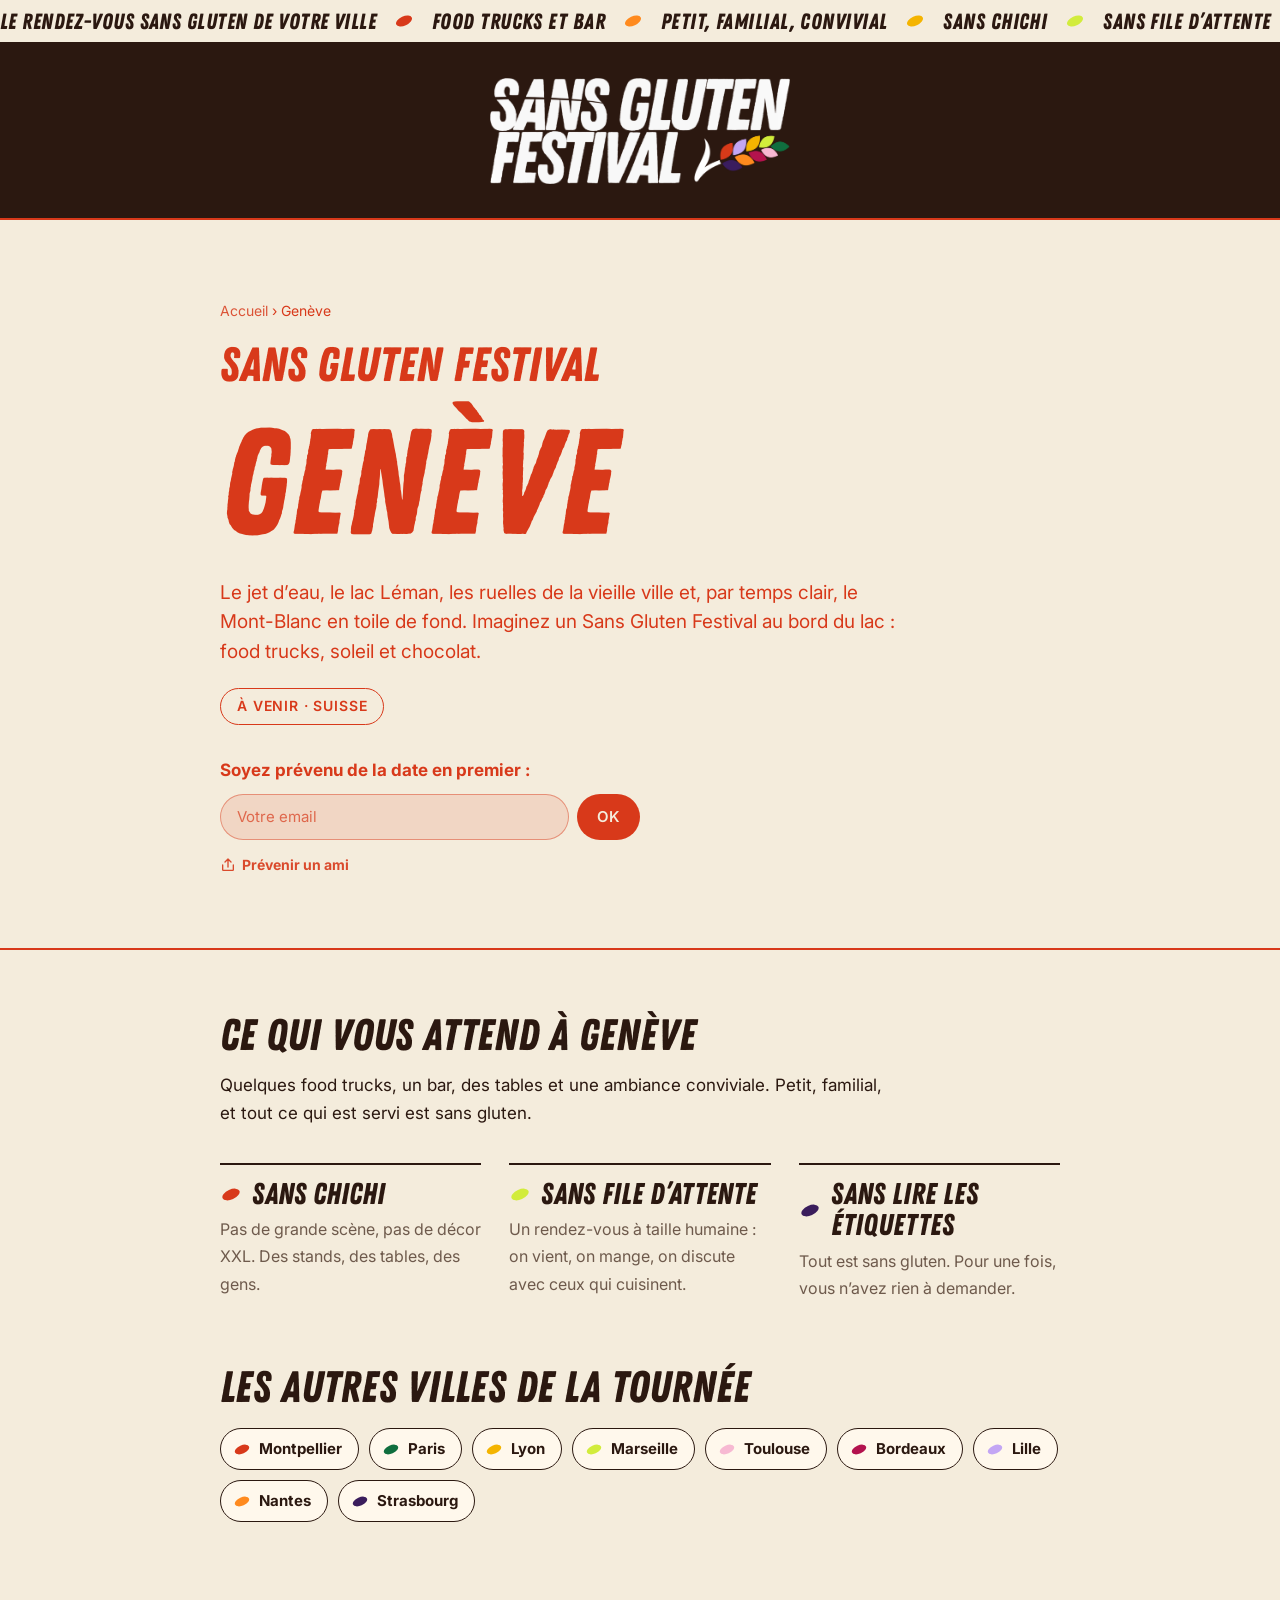
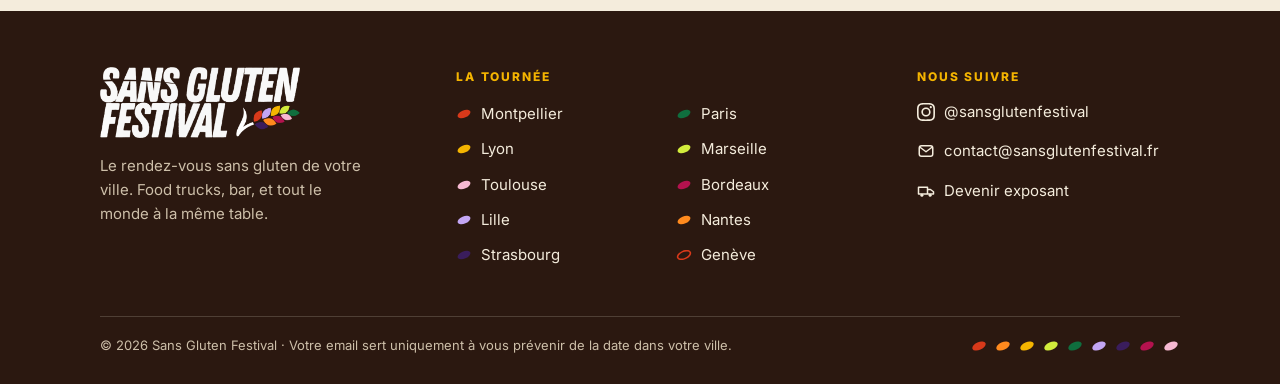
<file: geneve/index.html>
<!doctype html>
<html lang="fr">
<head>
  <meta charset="utf-8">
  <meta name="viewport" content="width=device-width, initial-scale=1">
  <title>Sans Gluten Festival Genève · Le rendez-vous sans gluten</title>
  <meta name="description" content="Le Sans Gluten Festival arrive à Genève : food trucks, bar et ambiance conviviale, tout sans gluten. Inscrivez-vous pour connaître la date en premier.">
  <link rel="canonical" href="https://sansglutenfestival.fr/geneve/">
  <meta name="robots" content="index, follow, max-image-preview:large">
  <meta property="og:site_name" content="Sans Gluten Festival">
  <meta property="og:title" content="Sans Gluten Festival Genève · Le rendez-vous sans gluten">
  <meta property="og:description" content="Le Sans Gluten Festival arrive à Genève : food trucks, bar et ambiance conviviale, tout sans gluten. Inscrivez-vous pour connaître la date en premier.">
  <meta property="og:url" content="https://sansglutenfestival.fr/geneve/">
  <meta property="og:type" content="website">
  <meta property="og:locale" content="fr_FR">
  <meta property="og:image" content="https://sansglutenfestival.fr/img/og/geneve.png">
  <meta property="og:image:width" content="1200">
  <meta property="og:image:height" content="630">
  <meta property="og:image:alt" content="Sans Gluten Festival Genève">
  <meta name="twitter:card" content="summary_large_image">
  <meta name="theme-color" content="#2B1810">
  <link rel="icon" href="/favicon.png" type="image/png" sizes="64x64">
  <link rel="icon" href="/favicon-32.png" type="image/png" sizes="32x32">
  <link rel="apple-touch-icon" href="/apple-touch-icon.png">
  <link rel="preconnect" href="https://fonts.googleapis.com">
  <link rel="preconnect" href="https://fonts.gstatic.com" crossorigin>
  <link href="https://fonts.googleapis.com/css2?family=Inter:wght@400;500;600;700;800&display=swap" rel="stylesheet">
  <link rel="preload" href="/fonts/ZingRust-Base.woff2" as="font" type="font/woff2" crossorigin>
  <link rel="stylesheet" href="/assets/site.css">
  <script type="application/ld+json">{"@context": "https://schema.org", "@graph": [{"@type": "Organization", "@id": "https://sansglutenfestival.fr/#org", "name": "Sans Gluten Festival", "url": "https://sansglutenfestival.fr/", "logo": "https://sansglutenfestival.fr/img/logo-sgf.png", "email": "contact@sansglutenfestival.fr", "sameAs": ["https://www.instagram.com/sansglutenfestival/"], "description": "Des petits rendez-vous sans gluten dans les grandes villes : food trucks, bar et ambiance conviviale."}, {"@type": "WebPage", "@id": "https://sansglutenfestival.fr/geneve/", "url": "https://sansglutenfestival.fr/geneve/", "name": "Sans Gluten Festival Genève · Le rendez-vous sans gluten", "inLanguage": "fr-FR", "about": {"@type": "City", "name": "Genève"}, "isPartOf": {"@id": "https://sansglutenfestival.fr/#site"}, "breadcrumb": {"@type": "BreadcrumbList", "itemListElement": [{"@type": "ListItem", "position": 1, "name": "Accueil", "item": "https://sansglutenfestival.fr/"}, {"@type": "ListItem", "position": 2, "name": "Genève", "item": "https://sansglutenfestival.fr/geneve/"}]}}]}</script>
</head>
<body>
  <div class="ticker" role="region" aria-label="Au programme">
    <p class="sr">Le rendez-vous sans gluten de votre ville. Food trucks et bar. Petit, familial, convivial. Sans chichi. Sans file d’attente. Sans lire les étiquettes.</p>
    <div class="tk-track" aria-hidden="true">
      <div class="tk-group"><span class="tk-item">Le rendez-vous sans gluten de votre ville</span><svg class="tk-grain" viewBox="0 0 20 12" aria-hidden="true"><ellipse cx="10" cy="6" rx="8.5" ry="4.6" transform="rotate(-24 10 6)" fill="var(--tomate)"/></svg><span class="tk-item">Food trucks et bar</span><svg class="tk-grain" viewBox="0 0 20 12" aria-hidden="true"><ellipse cx="10" cy="6" rx="8.5" ry="4.6" transform="rotate(-24 10 6)" fill="var(--abricot)"/></svg><span class="tk-item">Petit, familial, convivial</span><svg class="tk-grain" viewBox="0 0 20 12" aria-hidden="true"><ellipse cx="10" cy="6" rx="8.5" ry="4.6" transform="rotate(-24 10 6)" fill="var(--moutarde)"/></svg><span class="tk-item">Sans chichi</span><svg class="tk-grain" viewBox="0 0 20 12" aria-hidden="true"><ellipse cx="10" cy="6" rx="8.5" ry="4.6" transform="rotate(-24 10 6)" fill="var(--citron)"/></svg><span class="tk-item">Sans file d’attente</span><svg class="tk-grain" viewBox="0 0 20 12" aria-hidden="true"><ellipse cx="10" cy="6" rx="8.5" ry="4.6" transform="rotate(-24 10 6)" fill="var(--basilic)"/></svg><span class="tk-item">Sans lire les étiquettes</span><svg class="tk-grain" viewBox="0 0 20 12" aria-hidden="true"><ellipse cx="10" cy="6" rx="8.5" ry="4.6" transform="rotate(-24 10 6)" fill="var(--lavande)"/></svg><span class="tk-item">Le rendez-vous sans gluten de votre ville</span><svg class="tk-grain" viewBox="0 0 20 12" aria-hidden="true"><ellipse cx="10" cy="6" rx="8.5" ry="4.6" transform="rotate(-24 10 6)" fill="var(--prune)"/></svg><span class="tk-item">Food trucks et bar</span><svg class="tk-grain" viewBox="0 0 20 12" aria-hidden="true"><ellipse cx="10" cy="6" rx="8.5" ry="4.6" transform="rotate(-24 10 6)" fill="var(--framboise)"/></svg><span class="tk-item">Petit, familial, convivial</span><svg class="tk-grain" viewBox="0 0 20 12" aria-hidden="true"><ellipse cx="10" cy="6" rx="8.5" ry="4.6" transform="rotate(-24 10 6)" fill="var(--guimauve)"/></svg><span class="tk-item">Sans chichi</span><svg class="tk-grain" viewBox="0 0 20 12" aria-hidden="true"><ellipse cx="10" cy="6" rx="8.5" ry="4.6" transform="rotate(-24 10 6)" fill="var(--tomate)"/></svg><span class="tk-item">Sans file d’attente</span><svg class="tk-grain" viewBox="0 0 20 12" aria-hidden="true"><ellipse cx="10" cy="6" rx="8.5" ry="4.6" transform="rotate(-24 10 6)" fill="var(--abricot)"/></svg><span class="tk-item">Sans lire les étiquettes</span><svg class="tk-grain" viewBox="0 0 20 12" aria-hidden="true"><ellipse cx="10" cy="6" rx="8.5" ry="4.6" transform="rotate(-24 10 6)" fill="var(--moutarde)"/></svg></div>
      <div class="tk-group"><span class="tk-item">Le rendez-vous sans gluten de votre ville</span><svg class="tk-grain" viewBox="0 0 20 12" aria-hidden="true"><ellipse cx="10" cy="6" rx="8.5" ry="4.6" transform="rotate(-24 10 6)" fill="var(--tomate)"/></svg><span class="tk-item">Food trucks et bar</span><svg class="tk-grain" viewBox="0 0 20 12" aria-hidden="true"><ellipse cx="10" cy="6" rx="8.5" ry="4.6" transform="rotate(-24 10 6)" fill="var(--abricot)"/></svg><span class="tk-item">Petit, familial, convivial</span><svg class="tk-grain" viewBox="0 0 20 12" aria-hidden="true"><ellipse cx="10" cy="6" rx="8.5" ry="4.6" transform="rotate(-24 10 6)" fill="var(--moutarde)"/></svg><span class="tk-item">Sans chichi</span><svg class="tk-grain" viewBox="0 0 20 12" aria-hidden="true"><ellipse cx="10" cy="6" rx="8.5" ry="4.6" transform="rotate(-24 10 6)" fill="var(--citron)"/></svg><span class="tk-item">Sans file d’attente</span><svg class="tk-grain" viewBox="0 0 20 12" aria-hidden="true"><ellipse cx="10" cy="6" rx="8.5" ry="4.6" transform="rotate(-24 10 6)" fill="var(--basilic)"/></svg><span class="tk-item">Sans lire les étiquettes</span><svg class="tk-grain" viewBox="0 0 20 12" aria-hidden="true"><ellipse cx="10" cy="6" rx="8.5" ry="4.6" transform="rotate(-24 10 6)" fill="var(--lavande)"/></svg><span class="tk-item">Le rendez-vous sans gluten de votre ville</span><svg class="tk-grain" viewBox="0 0 20 12" aria-hidden="true"><ellipse cx="10" cy="6" rx="8.5" ry="4.6" transform="rotate(-24 10 6)" fill="var(--prune)"/></svg><span class="tk-item">Food trucks et bar</span><svg class="tk-grain" viewBox="0 0 20 12" aria-hidden="true"><ellipse cx="10" cy="6" rx="8.5" ry="4.6" transform="rotate(-24 10 6)" fill="var(--framboise)"/></svg><span class="tk-item">Petit, familial, convivial</span><svg class="tk-grain" viewBox="0 0 20 12" aria-hidden="true"><ellipse cx="10" cy="6" rx="8.5" ry="4.6" transform="rotate(-24 10 6)" fill="var(--guimauve)"/></svg><span class="tk-item">Sans chichi</span><svg class="tk-grain" viewBox="0 0 20 12" aria-hidden="true"><ellipse cx="10" cy="6" rx="8.5" ry="4.6" transform="rotate(-24 10 6)" fill="var(--tomate)"/></svg><span class="tk-item">Sans file d’attente</span><svg class="tk-grain" viewBox="0 0 20 12" aria-hidden="true"><ellipse cx="10" cy="6" rx="8.5" ry="4.6" transform="rotate(-24 10 6)" fill="var(--abricot)"/></svg><span class="tk-item">Sans lire les étiquettes</span><svg class="tk-grain" viewBox="0 0 20 12" aria-hidden="true"><ellipse cx="10" cy="6" rx="8.5" ry="4.6" transform="rotate(-24 10 6)" fill="var(--moutarde)"/></svg></div>
    </div>
  </div>
  <header class="site-header">
    <div class="wrap">
      <p class="logo"><a href="/" aria-label="Sans Gluten Festival, accueil"><picture>
          <source srcset="/img/logo-sgf.webp" type="image/webp">
          <img src="/img/logo-sgf.png" width="1400" height="495" alt="Sans Gluten Festival">
        </picture></a></p>
    </div>
  </header>
  <main>
    <section class="hero-city v-geneve">
      <div class="wrap">
        <p class="crumb"><a href="/">Accueil</a> › Genève</p>
        <h1><small>Sans Gluten Festival</small><span class="name">Genève</span></h1>
        <p class="intro">Le jet d’eau, le lac Léman, les ruelles de la vieille ville et, par temps clair, le Mont-Blanc en toile de fond. Imaginez un Sans Gluten Festival au bord du lac : food trucks, soleil et chocolat.</p>
        <span class="pill">À venir · Suisse</span>
        <div class="signup">
          <p>Soyez prévenu de la date en premier :</p>
          <form class="notify" data-city="Genève">
            <label class="sr" for="email-geneve-page">Votre email pour être prévenu de la date à Genève</label>
            <input type="email" id="email-geneve-page" name="email" placeholder="Votre email" autocomplete="email" required>
            <input type="checkbox" name="botcheck" class="hp" tabindex="-1" autocomplete="off" aria-hidden="true">
            <button type="submit">OK</button>
          </form>
          <a class="share" href="https://wa.me/?text=Le%20Sans%20Gluten%20Festival%20arrive%20%C3%A0%20Gen%C3%A8ve%20%F0%9F%8C%BE%20Le%20rendez-vous%20sans%20gluten%20de%20votre%20ville%20%3A%20https%3A//sansglutenfestival.fr/geneve/" target="_blank" rel="noopener" data-url="https://sansglutenfestival.fr/geneve/" data-text="Le Sans Gluten Festival arrive à Genève 🌾 Le rendez-vous sans gluten de votre ville : https://sansglutenfestival.fr/geneve/"><svg viewBox="0 0 24 24" aria-hidden="true"><path d="M4 12v7a1 1 0 0 0 1 1h14a1 1 0 0 0 1-1v-7M12 3v12M7.5 7.5 12 3l4.5 4.5" fill="none" stroke="currentColor" stroke-width="2" stroke-linecap="round" stroke-linejoin="round"/></svg>Prévenir un ami</a>
        </div>
      </div>
    </section>
    <section class="wrap expect" aria-labelledby="attendre">
      <h2 id="attendre">Ce qui vous attend à Genève</h2>
      <p class="lede" style="margin-top:14px;max-width:62ch">Quelques food trucks, un bar, des tables et une ambiance conviviale. Petit, familial, et tout ce qui est servi est sans gluten.</p>
      <ul class="sans"><li><b><svg viewBox="0 0 20 12" aria-hidden="true"><ellipse cx="10" cy="6" rx="8.5" ry="4.6" transform="rotate(-24 10 6)" fill="var(--tomate)"/></svg>Sans chichi</b><span>Pas de grande scène, pas de décor XXL. Des stands, des tables, des gens.</span></li><li><b><svg viewBox="0 0 20 12" aria-hidden="true"><ellipse cx="10" cy="6" rx="8.5" ry="4.6" transform="rotate(-24 10 6)" fill="var(--citron)"/></svg>Sans file d’attente</b><span>Un rendez-vous à taille humaine : on vient, on mange, on discute avec ceux qui cuisinent.</span></li><li><b><svg viewBox="0 0 20 12" aria-hidden="true"><ellipse cx="10" cy="6" rx="8.5" ry="4.6" transform="rotate(-24 10 6)" fill="var(--prune)"/></svg>Sans lire les étiquettes</b><span>Tout est sans gluten. Pour une fois, vous n’avez rien à demander.</span></li></ul>
    </section>
    <section class="wrap others" aria-labelledby="autres">
      <h2 id="autres">Les autres villes de la tournée</h2>
      <ul class="chips"><li><a href="/montpellier/"><svg viewBox="0 0 20 12" aria-hidden="true"><ellipse cx="10" cy="6" rx="8.5" ry="4.6" transform="rotate(-24 10 6)" fill="var(--tomate)"/></svg>Montpellier</a></li><li><a href="/paris/"><svg viewBox="0 0 20 12" aria-hidden="true"><ellipse cx="10" cy="6" rx="8.5" ry="4.6" transform="rotate(-24 10 6)" fill="var(--basilic)"/></svg>Paris</a></li><li><a href="/lyon/"><svg viewBox="0 0 20 12" aria-hidden="true"><ellipse cx="10" cy="6" rx="8.5" ry="4.6" transform="rotate(-24 10 6)" fill="var(--moutarde)"/></svg>Lyon</a></li><li><a href="/marseille/"><svg viewBox="0 0 20 12" aria-hidden="true"><ellipse cx="10" cy="6" rx="8.5" ry="4.6" transform="rotate(-24 10 6)" fill="var(--citron)"/></svg>Marseille</a></li><li><a href="/toulouse/"><svg viewBox="0 0 20 12" aria-hidden="true"><ellipse cx="10" cy="6" rx="8.5" ry="4.6" transform="rotate(-24 10 6)" fill="var(--guimauve)"/></svg>Toulouse</a></li><li><a href="/bordeaux/"><svg viewBox="0 0 20 12" aria-hidden="true"><ellipse cx="10" cy="6" rx="8.5" ry="4.6" transform="rotate(-24 10 6)" fill="var(--framboise)"/></svg>Bordeaux</a></li><li><a href="/lille/"><svg viewBox="0 0 20 12" aria-hidden="true"><ellipse cx="10" cy="6" rx="8.5" ry="4.6" transform="rotate(-24 10 6)" fill="var(--lavande)"/></svg>Lille</a></li><li><a href="/nantes/"><svg viewBox="0 0 20 12" aria-hidden="true"><ellipse cx="10" cy="6" rx="8.5" ry="4.6" transform="rotate(-24 10 6)" fill="var(--abricot)"/></svg>Nantes</a></li><li><a href="/strasbourg/"><svg viewBox="0 0 20 12" aria-hidden="true"><ellipse cx="10" cy="6" rx="8.5" ry="4.6" transform="rotate(-24 10 6)" fill="var(--prune)"/></svg>Strasbourg</a></li></ul>
    </section>
  </main>
  <footer class="site-footer">
    <div class="wrap wide">
      <div class="foot-top">
        <div class="foot-brand">
          <img src="/img/logo-sgf.png" width="1400" height="495" alt="Sans Gluten Festival" loading="lazy">
          <p>Le rendez-vous sans gluten de votre ville. Food trucks, bar, et tout le monde à la même table.</p>
        </div>
        <nav class="foot-col" aria-label="Les villes">
          <h2>La tournée</h2>
          <ul class="foot-cities"><li><a href="/montpellier/"><svg viewBox="0 0 20 12" aria-hidden="true"><ellipse cx="10" cy="6" rx="8.5" ry="4.6" transform="rotate(-24 10 6)" fill="var(--tomate)"/></svg>Montpellier</a></li><li><a href="/paris/"><svg viewBox="0 0 20 12" aria-hidden="true"><ellipse cx="10" cy="6" rx="8.5" ry="4.6" transform="rotate(-24 10 6)" fill="var(--basilic)"/></svg>Paris</a></li><li><a href="/lyon/"><svg viewBox="0 0 20 12" aria-hidden="true"><ellipse cx="10" cy="6" rx="8.5" ry="4.6" transform="rotate(-24 10 6)" fill="var(--moutarde)"/></svg>Lyon</a></li><li><a href="/marseille/"><svg viewBox="0 0 20 12" aria-hidden="true"><ellipse cx="10" cy="6" rx="8.5" ry="4.6" transform="rotate(-24 10 6)" fill="var(--citron)"/></svg>Marseille</a></li><li><a href="/toulouse/"><svg viewBox="0 0 20 12" aria-hidden="true"><ellipse cx="10" cy="6" rx="8.5" ry="4.6" transform="rotate(-24 10 6)" fill="var(--guimauve)"/></svg>Toulouse</a></li><li><a href="/bordeaux/"><svg viewBox="0 0 20 12" aria-hidden="true"><ellipse cx="10" cy="6" rx="8.5" ry="4.6" transform="rotate(-24 10 6)" fill="var(--framboise)"/></svg>Bordeaux</a></li><li><a href="/lille/"><svg viewBox="0 0 20 12" aria-hidden="true"><ellipse cx="10" cy="6" rx="8.5" ry="4.6" transform="rotate(-24 10 6)" fill="var(--lavande)"/></svg>Lille</a></li><li><a href="/nantes/"><svg viewBox="0 0 20 12" aria-hidden="true"><ellipse cx="10" cy="6" rx="8.5" ry="4.6" transform="rotate(-24 10 6)" fill="var(--abricot)"/></svg>Nantes</a></li><li><a href="/strasbourg/"><svg viewBox="0 0 20 12" aria-hidden="true"><ellipse cx="10" cy="6" rx="8.5" ry="4.6" transform="rotate(-24 10 6)" fill="var(--prune)"/></svg>Strasbourg</a></li><li><a href="/geneve/"><svg viewBox="0 0 20 12" aria-hidden="true"><ellipse cx="10" cy="6" rx="8.5" ry="4.6" transform="rotate(-24 10 6)" fill="none" stroke="var(--tomate)" stroke-width="2"/></svg>Genève</a></li></ul>
        </nav>
        <div class="foot-col">
          <h2>Nous suivre</h2>
          <ul class="foot-links">
            <li><a href="https://www.instagram.com/sansglutenfestival/" rel="noopener" target="_blank"><svg viewBox="0 0 24 24" aria-hidden="true"><path fill="currentColor" d="M7.0301.084c-1.2768.0602-2.1487.264-2.911.5634-.7888.3075-1.4575.72-2.1228 1.3877-.6652.6677-1.075 1.3368-1.3802 2.127-.2954.7638-.4956 1.6365-.552 2.914-.0564 1.2775-.0689 1.6882-.0626 4.947.0062 3.2586.0206 3.6671.0825 4.9473.061 1.2765.264 2.1482.5635 2.9107.308.7889.72 1.4573 1.388 2.1228.6679.6655 1.3365 1.0743 2.1285 1.38.7632.295 1.6361.4961 2.9134.552 1.2773.056 1.6884.069 4.9462.0627 3.2578-.0062 3.668-.0207 4.9478-.0814 1.28-.0607 2.147-.2652 2.9098-.5633.7889-.3086 1.4578-.72 2.1228-1.3881.665-.6682 1.0745-1.3378 1.3795-2.1284.2957-.7632.4966-1.636.552-2.9124.056-1.2809.0692-1.6898.063-4.948-.0063-3.2583-.021-3.6668-.0817-4.9465-.0607-1.2797-.264-2.1487-.5633-2.9117-.3084-.7889-.72-1.4568-1.3876-2.1228C21.2982 1.33 20.628.9208 19.8378.6165 19.074.321 18.2017.1197 16.9244.0645 15.6471.0093 15.236-.005 11.977.0014 8.718.0076 8.31.0215 7.0301.0839m.1402 21.6932c-1.17-.0509-1.8053-.2453-2.2287-.408-.5606-.216-.96-.4771-1.3819-.895-.422-.4178-.6811-.8186-.9-1.378-.1644-.4234-.3624-1.058-.4171-2.228-.0595-1.2645-.072-1.6442-.079-4.848-.007-3.2037.0053-3.583.0607-4.848.05-1.169.2456-1.805.408-2.2282.216-.5613.4762-.96.895-1.3816.4188-.4217.8184-.6814 1.3783-.9003.423-.1651 1.0575-.3614 2.227-.4171 1.2655-.06 1.6447-.072 4.848-.079 3.2033-.007 3.5835.005 4.8495.0608 1.169.0508 1.8053.2445 2.228.408.5608.216.96.4754 1.3816.895.4217.4194.6816.8176.9005 1.3787.1653.4217.3617 1.056.4169 2.2263.0602 1.2655.0739 1.645.0796 4.848.0058 3.203-.0055 3.5834-.061 4.848-.051 1.17-.245 1.8055-.408 2.2294-.216.5604-.4763.96-.8954 1.3814-.419.4215-.8181.6811-1.3783.9-.4224.1649-1.0577.3617-2.2262.4174-1.2656.0595-1.6448.072-4.8493.079-3.2045.007-3.5825-.006-4.848-.0608M16.953 5.5864A1.44 1.44 0 1 0 18.39 4.144a1.44 1.44 0 0 0-1.437 1.4424M5.8385 12.012c.0067 3.4032 2.7706 6.1557 6.173 6.1493 3.4026-.0065 6.157-2.7701 6.1506-6.1733-.0065-3.4032-2.771-6.1565-6.174-6.1498-3.403.0067-6.156 2.771-6.1496 6.1738M8 12.0077a4 4 0 1 1 4.008 3.9921A3.9996 3.9996 0 0 1 8 12.0077"/></svg>@sansglutenfestival</a></li>
            <li><a href="mailto:contact@sansglutenfestival.fr"><svg viewBox="0 0 24 24" aria-hidden="true"><rect x="3" y="5" width="18" height="14" rx="3" fill="none" stroke="currentColor" stroke-width="2"/><path d="M4 7l8 6 8-6" fill="none" stroke="currentColor" stroke-width="2" stroke-linejoin="round"/></svg>contact@sansglutenfestival.fr</a></li>
            <li><a href="mailto:contact@sansglutenfestival.fr?subject=Devenir%20exposant%20%E2%80%94%20Sans%20Gluten%20Festival"><svg viewBox="0 0 24 24" aria-hidden="true"><path d="M2 7h12v9H2zM14 10h4l4 3v3h-8z" fill="none" stroke="currentColor" stroke-width="2" stroke-linejoin="round"/><circle cx="6.5" cy="17.5" r="2" fill="currentColor"/><circle cx="17.5" cy="17.5" r="2" fill="currentColor"/></svg>Devenir exposant</a></li>
          </ul>
        </div>
      </div>
      <div class="foot-bottom">
        <p>© 2026 Sans Gluten Festival · Votre email sert uniquement à vous prévenir de la date dans votre ville.</p>
        <div class="foot-grains" aria-hidden="true"><svg viewBox="0 0 20 12" aria-hidden="true"><ellipse cx="10" cy="6" rx="8.5" ry="4.6" transform="rotate(-24 10 6)" fill="var(--tomate)"/></svg><svg viewBox="0 0 20 12" aria-hidden="true"><ellipse cx="10" cy="6" rx="8.5" ry="4.6" transform="rotate(-24 10 6)" fill="var(--abricot)"/></svg><svg viewBox="0 0 20 12" aria-hidden="true"><ellipse cx="10" cy="6" rx="8.5" ry="4.6" transform="rotate(-24 10 6)" fill="var(--moutarde)"/></svg><svg viewBox="0 0 20 12" aria-hidden="true"><ellipse cx="10" cy="6" rx="8.5" ry="4.6" transform="rotate(-24 10 6)" fill="var(--citron)"/></svg><svg viewBox="0 0 20 12" aria-hidden="true"><ellipse cx="10" cy="6" rx="8.5" ry="4.6" transform="rotate(-24 10 6)" fill="var(--basilic)"/></svg><svg viewBox="0 0 20 12" aria-hidden="true"><ellipse cx="10" cy="6" rx="8.5" ry="4.6" transform="rotate(-24 10 6)" fill="var(--lavande)"/></svg><svg viewBox="0 0 20 12" aria-hidden="true"><ellipse cx="10" cy="6" rx="8.5" ry="4.6" transform="rotate(-24 10 6)" fill="var(--prune)"/></svg><svg viewBox="0 0 20 12" aria-hidden="true"><ellipse cx="10" cy="6" rx="8.5" ry="4.6" transform="rotate(-24 10 6)" fill="var(--framboise)"/></svg><svg viewBox="0 0 20 12" aria-hidden="true"><ellipse cx="10" cy="6" rx="8.5" ry="4.6" transform="rotate(-24 10 6)" fill="var(--guimauve)"/></svg></div>
      </div>
    </div>
  </footer>
  <script src="/assets/site.js" defer></script>
</body>
</html>
</file>
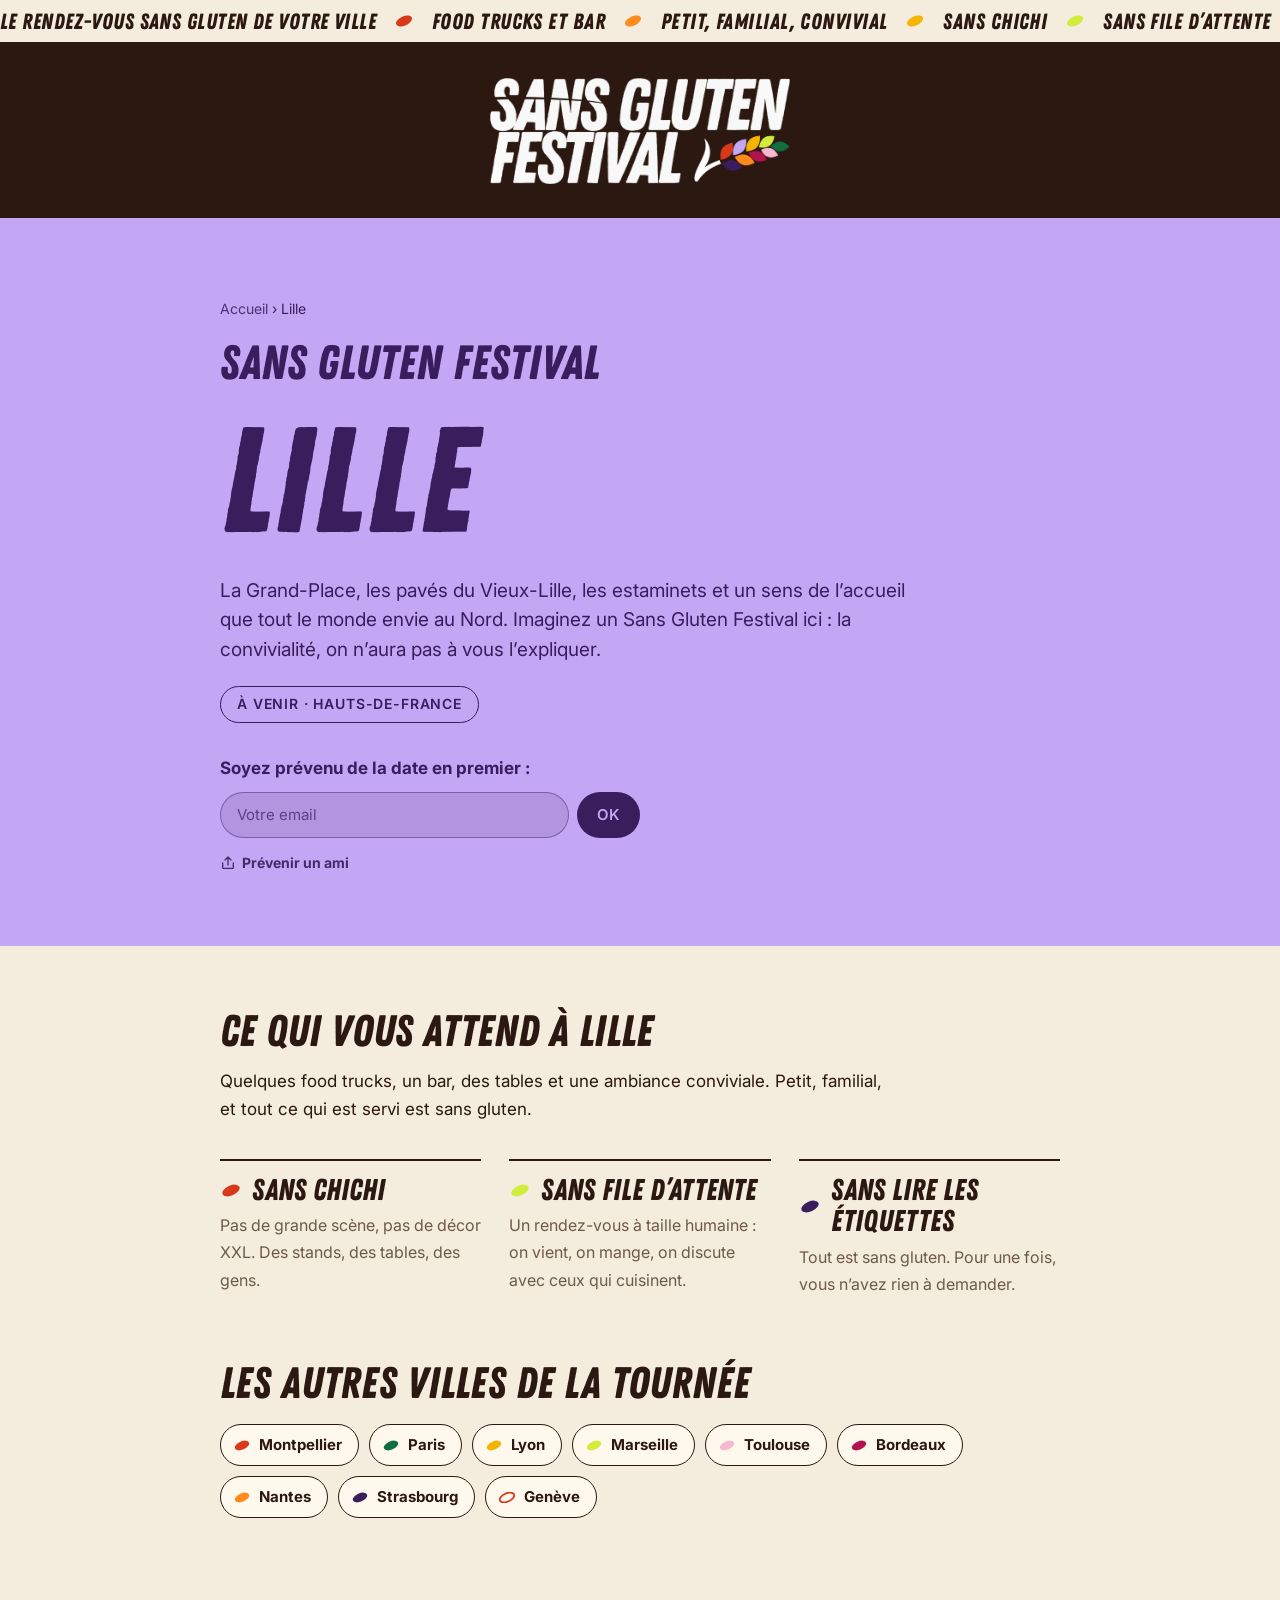
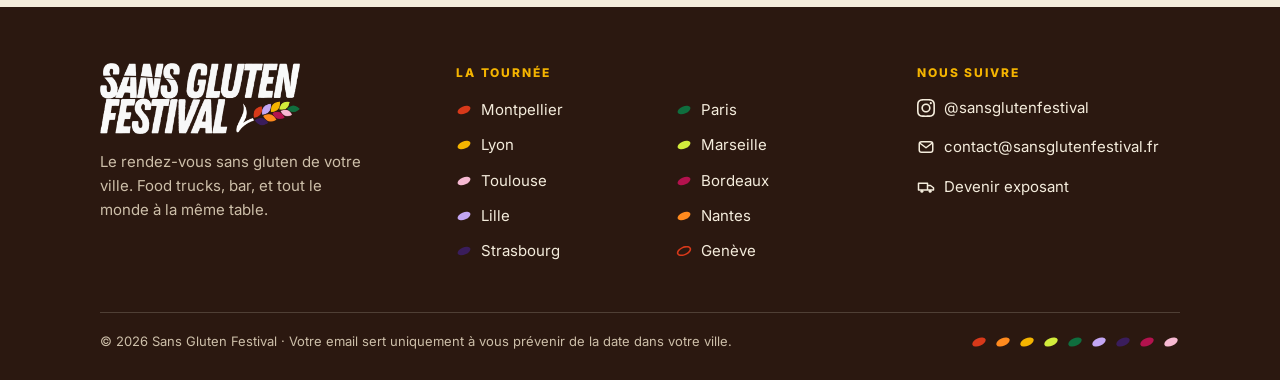
<file: lille/index.html>
<!doctype html>
<html lang="fr">
<head>
  <meta charset="utf-8">
  <meta name="viewport" content="width=device-width, initial-scale=1">
  <title>Sans Gluten Festival Lille · Le rendez-vous sans gluten</title>
  <meta name="description" content="Le Sans Gluten Festival arrive à Lille : food trucks, bar et ambiance conviviale, tout sans gluten. Inscrivez-vous pour connaître la date en premier.">
  <link rel="canonical" href="https://sansglutenfestival.fr/lille/">
  <meta name="robots" content="index, follow, max-image-preview:large">
  <meta property="og:site_name" content="Sans Gluten Festival">
  <meta property="og:title" content="Sans Gluten Festival Lille · Le rendez-vous sans gluten">
  <meta property="og:description" content="Le Sans Gluten Festival arrive à Lille : food trucks, bar et ambiance conviviale, tout sans gluten. Inscrivez-vous pour connaître la date en premier.">
  <meta property="og:url" content="https://sansglutenfestival.fr/lille/">
  <meta property="og:type" content="website">
  <meta property="og:locale" content="fr_FR">
  <meta property="og:image" content="https://sansglutenfestival.fr/img/og/lille.png">
  <meta property="og:image:width" content="1200">
  <meta property="og:image:height" content="630">
  <meta property="og:image:alt" content="Sans Gluten Festival Lille">
  <meta name="twitter:card" content="summary_large_image">
  <meta name="theme-color" content="#2B1810">
  <link rel="icon" href="/favicon.png" type="image/png" sizes="64x64">
  <link rel="icon" href="/favicon-32.png" type="image/png" sizes="32x32">
  <link rel="apple-touch-icon" href="/apple-touch-icon.png">
  <link rel="preconnect" href="https://fonts.googleapis.com">
  <link rel="preconnect" href="https://fonts.gstatic.com" crossorigin>
  <link href="https://fonts.googleapis.com/css2?family=Inter:wght@400;500;600;700;800&display=swap" rel="stylesheet">
  <link rel="preload" href="/fonts/ZingRust-Base.woff2" as="font" type="font/woff2" crossorigin>
  <link rel="stylesheet" href="/assets/site.css">
  <script type="application/ld+json">{"@context": "https://schema.org", "@graph": [{"@type": "Organization", "@id": "https://sansglutenfestival.fr/#org", "name": "Sans Gluten Festival", "url": "https://sansglutenfestival.fr/", "logo": "https://sansglutenfestival.fr/img/logo-sgf.png", "email": "contact@sansglutenfestival.fr", "sameAs": ["https://www.instagram.com/sansglutenfestival/"], "description": "Des petits rendez-vous sans gluten dans les grandes villes : food trucks, bar et ambiance conviviale."}, {"@type": "WebPage", "@id": "https://sansglutenfestival.fr/lille/", "url": "https://sansglutenfestival.fr/lille/", "name": "Sans Gluten Festival Lille · Le rendez-vous sans gluten", "inLanguage": "fr-FR", "about": {"@type": "City", "name": "Lille"}, "isPartOf": {"@id": "https://sansglutenfestival.fr/#site"}, "breadcrumb": {"@type": "BreadcrumbList", "itemListElement": [{"@type": "ListItem", "position": 1, "name": "Accueil", "item": "https://sansglutenfestival.fr/"}, {"@type": "ListItem", "position": 2, "name": "Lille", "item": "https://sansglutenfestival.fr/lille/"}]}}]}</script>
</head>
<body>
  <div class="ticker" role="region" aria-label="Au programme">
    <p class="sr">Le rendez-vous sans gluten de votre ville. Food trucks et bar. Petit, familial, convivial. Sans chichi. Sans file d’attente. Sans lire les étiquettes.</p>
    <div class="tk-track" aria-hidden="true">
      <div class="tk-group"><span class="tk-item">Le rendez-vous sans gluten de votre ville</span><svg class="tk-grain" viewBox="0 0 20 12" aria-hidden="true"><ellipse cx="10" cy="6" rx="8.5" ry="4.6" transform="rotate(-24 10 6)" fill="var(--tomate)"/></svg><span class="tk-item">Food trucks et bar</span><svg class="tk-grain" viewBox="0 0 20 12" aria-hidden="true"><ellipse cx="10" cy="6" rx="8.5" ry="4.6" transform="rotate(-24 10 6)" fill="var(--abricot)"/></svg><span class="tk-item">Petit, familial, convivial</span><svg class="tk-grain" viewBox="0 0 20 12" aria-hidden="true"><ellipse cx="10" cy="6" rx="8.5" ry="4.6" transform="rotate(-24 10 6)" fill="var(--moutarde)"/></svg><span class="tk-item">Sans chichi</span><svg class="tk-grain" viewBox="0 0 20 12" aria-hidden="true"><ellipse cx="10" cy="6" rx="8.5" ry="4.6" transform="rotate(-24 10 6)" fill="var(--citron)"/></svg><span class="tk-item">Sans file d’attente</span><svg class="tk-grain" viewBox="0 0 20 12" aria-hidden="true"><ellipse cx="10" cy="6" rx="8.5" ry="4.6" transform="rotate(-24 10 6)" fill="var(--basilic)"/></svg><span class="tk-item">Sans lire les étiquettes</span><svg class="tk-grain" viewBox="0 0 20 12" aria-hidden="true"><ellipse cx="10" cy="6" rx="8.5" ry="4.6" transform="rotate(-24 10 6)" fill="var(--lavande)"/></svg><span class="tk-item">Le rendez-vous sans gluten de votre ville</span><svg class="tk-grain" viewBox="0 0 20 12" aria-hidden="true"><ellipse cx="10" cy="6" rx="8.5" ry="4.6" transform="rotate(-24 10 6)" fill="var(--prune)"/></svg><span class="tk-item">Food trucks et bar</span><svg class="tk-grain" viewBox="0 0 20 12" aria-hidden="true"><ellipse cx="10" cy="6" rx="8.5" ry="4.6" transform="rotate(-24 10 6)" fill="var(--framboise)"/></svg><span class="tk-item">Petit, familial, convivial</span><svg class="tk-grain" viewBox="0 0 20 12" aria-hidden="true"><ellipse cx="10" cy="6" rx="8.5" ry="4.6" transform="rotate(-24 10 6)" fill="var(--guimauve)"/></svg><span class="tk-item">Sans chichi</span><svg class="tk-grain" viewBox="0 0 20 12" aria-hidden="true"><ellipse cx="10" cy="6" rx="8.5" ry="4.6" transform="rotate(-24 10 6)" fill="var(--tomate)"/></svg><span class="tk-item">Sans file d’attente</span><svg class="tk-grain" viewBox="0 0 20 12" aria-hidden="true"><ellipse cx="10" cy="6" rx="8.5" ry="4.6" transform="rotate(-24 10 6)" fill="var(--abricot)"/></svg><span class="tk-item">Sans lire les étiquettes</span><svg class="tk-grain" viewBox="0 0 20 12" aria-hidden="true"><ellipse cx="10" cy="6" rx="8.5" ry="4.6" transform="rotate(-24 10 6)" fill="var(--moutarde)"/></svg></div>
      <div class="tk-group"><span class="tk-item">Le rendez-vous sans gluten de votre ville</span><svg class="tk-grain" viewBox="0 0 20 12" aria-hidden="true"><ellipse cx="10" cy="6" rx="8.5" ry="4.6" transform="rotate(-24 10 6)" fill="var(--tomate)"/></svg><span class="tk-item">Food trucks et bar</span><svg class="tk-grain" viewBox="0 0 20 12" aria-hidden="true"><ellipse cx="10" cy="6" rx="8.5" ry="4.6" transform="rotate(-24 10 6)" fill="var(--abricot)"/></svg><span class="tk-item">Petit, familial, convivial</span><svg class="tk-grain" viewBox="0 0 20 12" aria-hidden="true"><ellipse cx="10" cy="6" rx="8.5" ry="4.6" transform="rotate(-24 10 6)" fill="var(--moutarde)"/></svg><span class="tk-item">Sans chichi</span><svg class="tk-grain" viewBox="0 0 20 12" aria-hidden="true"><ellipse cx="10" cy="6" rx="8.5" ry="4.6" transform="rotate(-24 10 6)" fill="var(--citron)"/></svg><span class="tk-item">Sans file d’attente</span><svg class="tk-grain" viewBox="0 0 20 12" aria-hidden="true"><ellipse cx="10" cy="6" rx="8.5" ry="4.6" transform="rotate(-24 10 6)" fill="var(--basilic)"/></svg><span class="tk-item">Sans lire les étiquettes</span><svg class="tk-grain" viewBox="0 0 20 12" aria-hidden="true"><ellipse cx="10" cy="6" rx="8.5" ry="4.6" transform="rotate(-24 10 6)" fill="var(--lavande)"/></svg><span class="tk-item">Le rendez-vous sans gluten de votre ville</span><svg class="tk-grain" viewBox="0 0 20 12" aria-hidden="true"><ellipse cx="10" cy="6" rx="8.5" ry="4.6" transform="rotate(-24 10 6)" fill="var(--prune)"/></svg><span class="tk-item">Food trucks et bar</span><svg class="tk-grain" viewBox="0 0 20 12" aria-hidden="true"><ellipse cx="10" cy="6" rx="8.5" ry="4.6" transform="rotate(-24 10 6)" fill="var(--framboise)"/></svg><span class="tk-item">Petit, familial, convivial</span><svg class="tk-grain" viewBox="0 0 20 12" aria-hidden="true"><ellipse cx="10" cy="6" rx="8.5" ry="4.6" transform="rotate(-24 10 6)" fill="var(--guimauve)"/></svg><span class="tk-item">Sans chichi</span><svg class="tk-grain" viewBox="0 0 20 12" aria-hidden="true"><ellipse cx="10" cy="6" rx="8.5" ry="4.6" transform="rotate(-24 10 6)" fill="var(--tomate)"/></svg><span class="tk-item">Sans file d’attente</span><svg class="tk-grain" viewBox="0 0 20 12" aria-hidden="true"><ellipse cx="10" cy="6" rx="8.5" ry="4.6" transform="rotate(-24 10 6)" fill="var(--abricot)"/></svg><span class="tk-item">Sans lire les étiquettes</span><svg class="tk-grain" viewBox="0 0 20 12" aria-hidden="true"><ellipse cx="10" cy="6" rx="8.5" ry="4.6" transform="rotate(-24 10 6)" fill="var(--moutarde)"/></svg></div>
    </div>
  </div>
  <header class="site-header">
    <div class="wrap">
      <p class="logo"><a href="/" aria-label="Sans Gluten Festival, accueil"><picture>
          <source srcset="/img/logo-sgf.webp" type="image/webp">
          <img src="/img/logo-sgf.png" width="1400" height="495" alt="Sans Gluten Festival">
        </picture></a></p>
    </div>
  </header>
  <main>
    <section class="hero-city v-lille">
      <div class="wrap">
        <p class="crumb"><a href="/">Accueil</a> › Lille</p>
        <h1><small>Sans Gluten Festival</small><span class="name">Lille</span></h1>
        <p class="intro">La Grand-Place, les pavés du Vieux-Lille, les estaminets et un sens de l’accueil que tout le monde envie au Nord. Imaginez un Sans Gluten Festival ici : la convivialité, on n’aura pas à vous l’expliquer.</p>
        <span class="pill">À venir · Hauts-de-France</span>
        <div class="signup">
          <p>Soyez prévenu de la date en premier :</p>
          <form class="notify" data-city="Lille">
            <label class="sr" for="email-lille-page">Votre email pour être prévenu de la date à Lille</label>
            <input type="email" id="email-lille-page" name="email" placeholder="Votre email" autocomplete="email" required>
            <input type="checkbox" name="botcheck" class="hp" tabindex="-1" autocomplete="off" aria-hidden="true">
            <button type="submit">OK</button>
          </form>
          <a class="share" href="https://wa.me/?text=Le%20Sans%20Gluten%20Festival%20arrive%20%C3%A0%20Lille%20%F0%9F%8C%BE%20Le%20rendez-vous%20sans%20gluten%20de%20votre%20ville%20%3A%20https%3A//sansglutenfestival.fr/lille/" target="_blank" rel="noopener" data-url="https://sansglutenfestival.fr/lille/" data-text="Le Sans Gluten Festival arrive à Lille 🌾 Le rendez-vous sans gluten de votre ville : https://sansglutenfestival.fr/lille/"><svg viewBox="0 0 24 24" aria-hidden="true"><path d="M4 12v7a1 1 0 0 0 1 1h14a1 1 0 0 0 1-1v-7M12 3v12M7.5 7.5 12 3l4.5 4.5" fill="none" stroke="currentColor" stroke-width="2" stroke-linecap="round" stroke-linejoin="round"/></svg>Prévenir un ami</a>
        </div>
      </div>
    </section>
    <section class="wrap expect" aria-labelledby="attendre">
      <h2 id="attendre">Ce qui vous attend à Lille</h2>
      <p class="lede" style="margin-top:14px;max-width:62ch">Quelques food trucks, un bar, des tables et une ambiance conviviale. Petit, familial, et tout ce qui est servi est sans gluten.</p>
      <ul class="sans"><li><b><svg viewBox="0 0 20 12" aria-hidden="true"><ellipse cx="10" cy="6" rx="8.5" ry="4.6" transform="rotate(-24 10 6)" fill="var(--tomate)"/></svg>Sans chichi</b><span>Pas de grande scène, pas de décor XXL. Des stands, des tables, des gens.</span></li><li><b><svg viewBox="0 0 20 12" aria-hidden="true"><ellipse cx="10" cy="6" rx="8.5" ry="4.6" transform="rotate(-24 10 6)" fill="var(--citron)"/></svg>Sans file d’attente</b><span>Un rendez-vous à taille humaine : on vient, on mange, on discute avec ceux qui cuisinent.</span></li><li><b><svg viewBox="0 0 20 12" aria-hidden="true"><ellipse cx="10" cy="6" rx="8.5" ry="4.6" transform="rotate(-24 10 6)" fill="var(--prune)"/></svg>Sans lire les étiquettes</b><span>Tout est sans gluten. Pour une fois, vous n’avez rien à demander.</span></li></ul>
    </section>
    <section class="wrap others" aria-labelledby="autres">
      <h2 id="autres">Les autres villes de la tournée</h2>
      <ul class="chips"><li><a href="/montpellier/"><svg viewBox="0 0 20 12" aria-hidden="true"><ellipse cx="10" cy="6" rx="8.5" ry="4.6" transform="rotate(-24 10 6)" fill="var(--tomate)"/></svg>Montpellier</a></li><li><a href="/paris/"><svg viewBox="0 0 20 12" aria-hidden="true"><ellipse cx="10" cy="6" rx="8.5" ry="4.6" transform="rotate(-24 10 6)" fill="var(--basilic)"/></svg>Paris</a></li><li><a href="/lyon/"><svg viewBox="0 0 20 12" aria-hidden="true"><ellipse cx="10" cy="6" rx="8.5" ry="4.6" transform="rotate(-24 10 6)" fill="var(--moutarde)"/></svg>Lyon</a></li><li><a href="/marseille/"><svg viewBox="0 0 20 12" aria-hidden="true"><ellipse cx="10" cy="6" rx="8.5" ry="4.6" transform="rotate(-24 10 6)" fill="var(--citron)"/></svg>Marseille</a></li><li><a href="/toulouse/"><svg viewBox="0 0 20 12" aria-hidden="true"><ellipse cx="10" cy="6" rx="8.5" ry="4.6" transform="rotate(-24 10 6)" fill="var(--guimauve)"/></svg>Toulouse</a></li><li><a href="/bordeaux/"><svg viewBox="0 0 20 12" aria-hidden="true"><ellipse cx="10" cy="6" rx="8.5" ry="4.6" transform="rotate(-24 10 6)" fill="var(--framboise)"/></svg>Bordeaux</a></li><li><a href="/nantes/"><svg viewBox="0 0 20 12" aria-hidden="true"><ellipse cx="10" cy="6" rx="8.5" ry="4.6" transform="rotate(-24 10 6)" fill="var(--abricot)"/></svg>Nantes</a></li><li><a href="/strasbourg/"><svg viewBox="0 0 20 12" aria-hidden="true"><ellipse cx="10" cy="6" rx="8.5" ry="4.6" transform="rotate(-24 10 6)" fill="var(--prune)"/></svg>Strasbourg</a></li><li><a href="/geneve/"><svg viewBox="0 0 20 12" aria-hidden="true"><ellipse cx="10" cy="6" rx="8.5" ry="4.6" transform="rotate(-24 10 6)" fill="none" stroke="var(--tomate)" stroke-width="2"/></svg>Genève</a></li></ul>
    </section>
  </main>
  <footer class="site-footer">
    <div class="wrap wide">
      <div class="foot-top">
        <div class="foot-brand">
          <img src="/img/logo-sgf.png" width="1400" height="495" alt="Sans Gluten Festival" loading="lazy">
          <p>Le rendez-vous sans gluten de votre ville. Food trucks, bar, et tout le monde à la même table.</p>
        </div>
        <nav class="foot-col" aria-label="Les villes">
          <h2>La tournée</h2>
          <ul class="foot-cities"><li><a href="/montpellier/"><svg viewBox="0 0 20 12" aria-hidden="true"><ellipse cx="10" cy="6" rx="8.5" ry="4.6" transform="rotate(-24 10 6)" fill="var(--tomate)"/></svg>Montpellier</a></li><li><a href="/paris/"><svg viewBox="0 0 20 12" aria-hidden="true"><ellipse cx="10" cy="6" rx="8.5" ry="4.6" transform="rotate(-24 10 6)" fill="var(--basilic)"/></svg>Paris</a></li><li><a href="/lyon/"><svg viewBox="0 0 20 12" aria-hidden="true"><ellipse cx="10" cy="6" rx="8.5" ry="4.6" transform="rotate(-24 10 6)" fill="var(--moutarde)"/></svg>Lyon</a></li><li><a href="/marseille/"><svg viewBox="0 0 20 12" aria-hidden="true"><ellipse cx="10" cy="6" rx="8.5" ry="4.6" transform="rotate(-24 10 6)" fill="var(--citron)"/></svg>Marseille</a></li><li><a href="/toulouse/"><svg viewBox="0 0 20 12" aria-hidden="true"><ellipse cx="10" cy="6" rx="8.5" ry="4.6" transform="rotate(-24 10 6)" fill="var(--guimauve)"/></svg>Toulouse</a></li><li><a href="/bordeaux/"><svg viewBox="0 0 20 12" aria-hidden="true"><ellipse cx="10" cy="6" rx="8.5" ry="4.6" transform="rotate(-24 10 6)" fill="var(--framboise)"/></svg>Bordeaux</a></li><li><a href="/lille/"><svg viewBox="0 0 20 12" aria-hidden="true"><ellipse cx="10" cy="6" rx="8.5" ry="4.6" transform="rotate(-24 10 6)" fill="var(--lavande)"/></svg>Lille</a></li><li><a href="/nantes/"><svg viewBox="0 0 20 12" aria-hidden="true"><ellipse cx="10" cy="6" rx="8.5" ry="4.6" transform="rotate(-24 10 6)" fill="var(--abricot)"/></svg>Nantes</a></li><li><a href="/strasbourg/"><svg viewBox="0 0 20 12" aria-hidden="true"><ellipse cx="10" cy="6" rx="8.5" ry="4.6" transform="rotate(-24 10 6)" fill="var(--prune)"/></svg>Strasbourg</a></li><li><a href="/geneve/"><svg viewBox="0 0 20 12" aria-hidden="true"><ellipse cx="10" cy="6" rx="8.5" ry="4.6" transform="rotate(-24 10 6)" fill="none" stroke="var(--tomate)" stroke-width="2"/></svg>Genève</a></li></ul>
        </nav>
        <div class="foot-col">
          <h2>Nous suivre</h2>
          <ul class="foot-links">
            <li><a href="https://www.instagram.com/sansglutenfestival/" rel="noopener" target="_blank"><svg viewBox="0 0 24 24" aria-hidden="true"><path fill="currentColor" d="M7.0301.084c-1.2768.0602-2.1487.264-2.911.5634-.7888.3075-1.4575.72-2.1228 1.3877-.6652.6677-1.075 1.3368-1.3802 2.127-.2954.7638-.4956 1.6365-.552 2.914-.0564 1.2775-.0689 1.6882-.0626 4.947.0062 3.2586.0206 3.6671.0825 4.9473.061 1.2765.264 2.1482.5635 2.9107.308.7889.72 1.4573 1.388 2.1228.6679.6655 1.3365 1.0743 2.1285 1.38.7632.295 1.6361.4961 2.9134.552 1.2773.056 1.6884.069 4.9462.0627 3.2578-.0062 3.668-.0207 4.9478-.0814 1.28-.0607 2.147-.2652 2.9098-.5633.7889-.3086 1.4578-.72 2.1228-1.3881.665-.6682 1.0745-1.3378 1.3795-2.1284.2957-.7632.4966-1.636.552-2.9124.056-1.2809.0692-1.6898.063-4.948-.0063-3.2583-.021-3.6668-.0817-4.9465-.0607-1.2797-.264-2.1487-.5633-2.9117-.3084-.7889-.72-1.4568-1.3876-2.1228C21.2982 1.33 20.628.9208 19.8378.6165 19.074.321 18.2017.1197 16.9244.0645 15.6471.0093 15.236-.005 11.977.0014 8.718.0076 8.31.0215 7.0301.0839m.1402 21.6932c-1.17-.0509-1.8053-.2453-2.2287-.408-.5606-.216-.96-.4771-1.3819-.895-.422-.4178-.6811-.8186-.9-1.378-.1644-.4234-.3624-1.058-.4171-2.228-.0595-1.2645-.072-1.6442-.079-4.848-.007-3.2037.0053-3.583.0607-4.848.05-1.169.2456-1.805.408-2.2282.216-.5613.4762-.96.895-1.3816.4188-.4217.8184-.6814 1.3783-.9003.423-.1651 1.0575-.3614 2.227-.4171 1.2655-.06 1.6447-.072 4.848-.079 3.2033-.007 3.5835.005 4.8495.0608 1.169.0508 1.8053.2445 2.228.408.5608.216.96.4754 1.3816.895.4217.4194.6816.8176.9005 1.3787.1653.4217.3617 1.056.4169 2.2263.0602 1.2655.0739 1.645.0796 4.848.0058 3.203-.0055 3.5834-.061 4.848-.051 1.17-.245 1.8055-.408 2.2294-.216.5604-.4763.96-.8954 1.3814-.419.4215-.8181.6811-1.3783.9-.4224.1649-1.0577.3617-2.2262.4174-1.2656.0595-1.6448.072-4.8493.079-3.2045.007-3.5825-.006-4.848-.0608M16.953 5.5864A1.44 1.44 0 1 0 18.39 4.144a1.44 1.44 0 0 0-1.437 1.4424M5.8385 12.012c.0067 3.4032 2.7706 6.1557 6.173 6.1493 3.4026-.0065 6.157-2.7701 6.1506-6.1733-.0065-3.4032-2.771-6.1565-6.174-6.1498-3.403.0067-6.156 2.771-6.1496 6.1738M8 12.0077a4 4 0 1 1 4.008 3.9921A3.9996 3.9996 0 0 1 8 12.0077"/></svg>@sansglutenfestival</a></li>
            <li><a href="mailto:contact@sansglutenfestival.fr"><svg viewBox="0 0 24 24" aria-hidden="true"><rect x="3" y="5" width="18" height="14" rx="3" fill="none" stroke="currentColor" stroke-width="2"/><path d="M4 7l8 6 8-6" fill="none" stroke="currentColor" stroke-width="2" stroke-linejoin="round"/></svg>contact@sansglutenfestival.fr</a></li>
            <li><a href="mailto:contact@sansglutenfestival.fr?subject=Devenir%20exposant%20%E2%80%94%20Sans%20Gluten%20Festival"><svg viewBox="0 0 24 24" aria-hidden="true"><path d="M2 7h12v9H2zM14 10h4l4 3v3h-8z" fill="none" stroke="currentColor" stroke-width="2" stroke-linejoin="round"/><circle cx="6.5" cy="17.5" r="2" fill="currentColor"/><circle cx="17.5" cy="17.5" r="2" fill="currentColor"/></svg>Devenir exposant</a></li>
          </ul>
        </div>
      </div>
      <div class="foot-bottom">
        <p>© 2026 Sans Gluten Festival · Votre email sert uniquement à vous prévenir de la date dans votre ville.</p>
        <div class="foot-grains" aria-hidden="true"><svg viewBox="0 0 20 12" aria-hidden="true"><ellipse cx="10" cy="6" rx="8.5" ry="4.6" transform="rotate(-24 10 6)" fill="var(--tomate)"/></svg><svg viewBox="0 0 20 12" aria-hidden="true"><ellipse cx="10" cy="6" rx="8.5" ry="4.6" transform="rotate(-24 10 6)" fill="var(--abricot)"/></svg><svg viewBox="0 0 20 12" aria-hidden="true"><ellipse cx="10" cy="6" rx="8.5" ry="4.6" transform="rotate(-24 10 6)" fill="var(--moutarde)"/></svg><svg viewBox="0 0 20 12" aria-hidden="true"><ellipse cx="10" cy="6" rx="8.5" ry="4.6" transform="rotate(-24 10 6)" fill="var(--citron)"/></svg><svg viewBox="0 0 20 12" aria-hidden="true"><ellipse cx="10" cy="6" rx="8.5" ry="4.6" transform="rotate(-24 10 6)" fill="var(--basilic)"/></svg><svg viewBox="0 0 20 12" aria-hidden="true"><ellipse cx="10" cy="6" rx="8.5" ry="4.6" transform="rotate(-24 10 6)" fill="var(--lavande)"/></svg><svg viewBox="0 0 20 12" aria-hidden="true"><ellipse cx="10" cy="6" rx="8.5" ry="4.6" transform="rotate(-24 10 6)" fill="var(--prune)"/></svg><svg viewBox="0 0 20 12" aria-hidden="true"><ellipse cx="10" cy="6" rx="8.5" ry="4.6" transform="rotate(-24 10 6)" fill="var(--framboise)"/></svg><svg viewBox="0 0 20 12" aria-hidden="true"><ellipse cx="10" cy="6" rx="8.5" ry="4.6" transform="rotate(-24 10 6)" fill="var(--guimauve)"/></svg></div>
      </div>
    </div>
  </footer>
  <script src="/assets/site.js" defer></script>
</body>
</html>
</file>
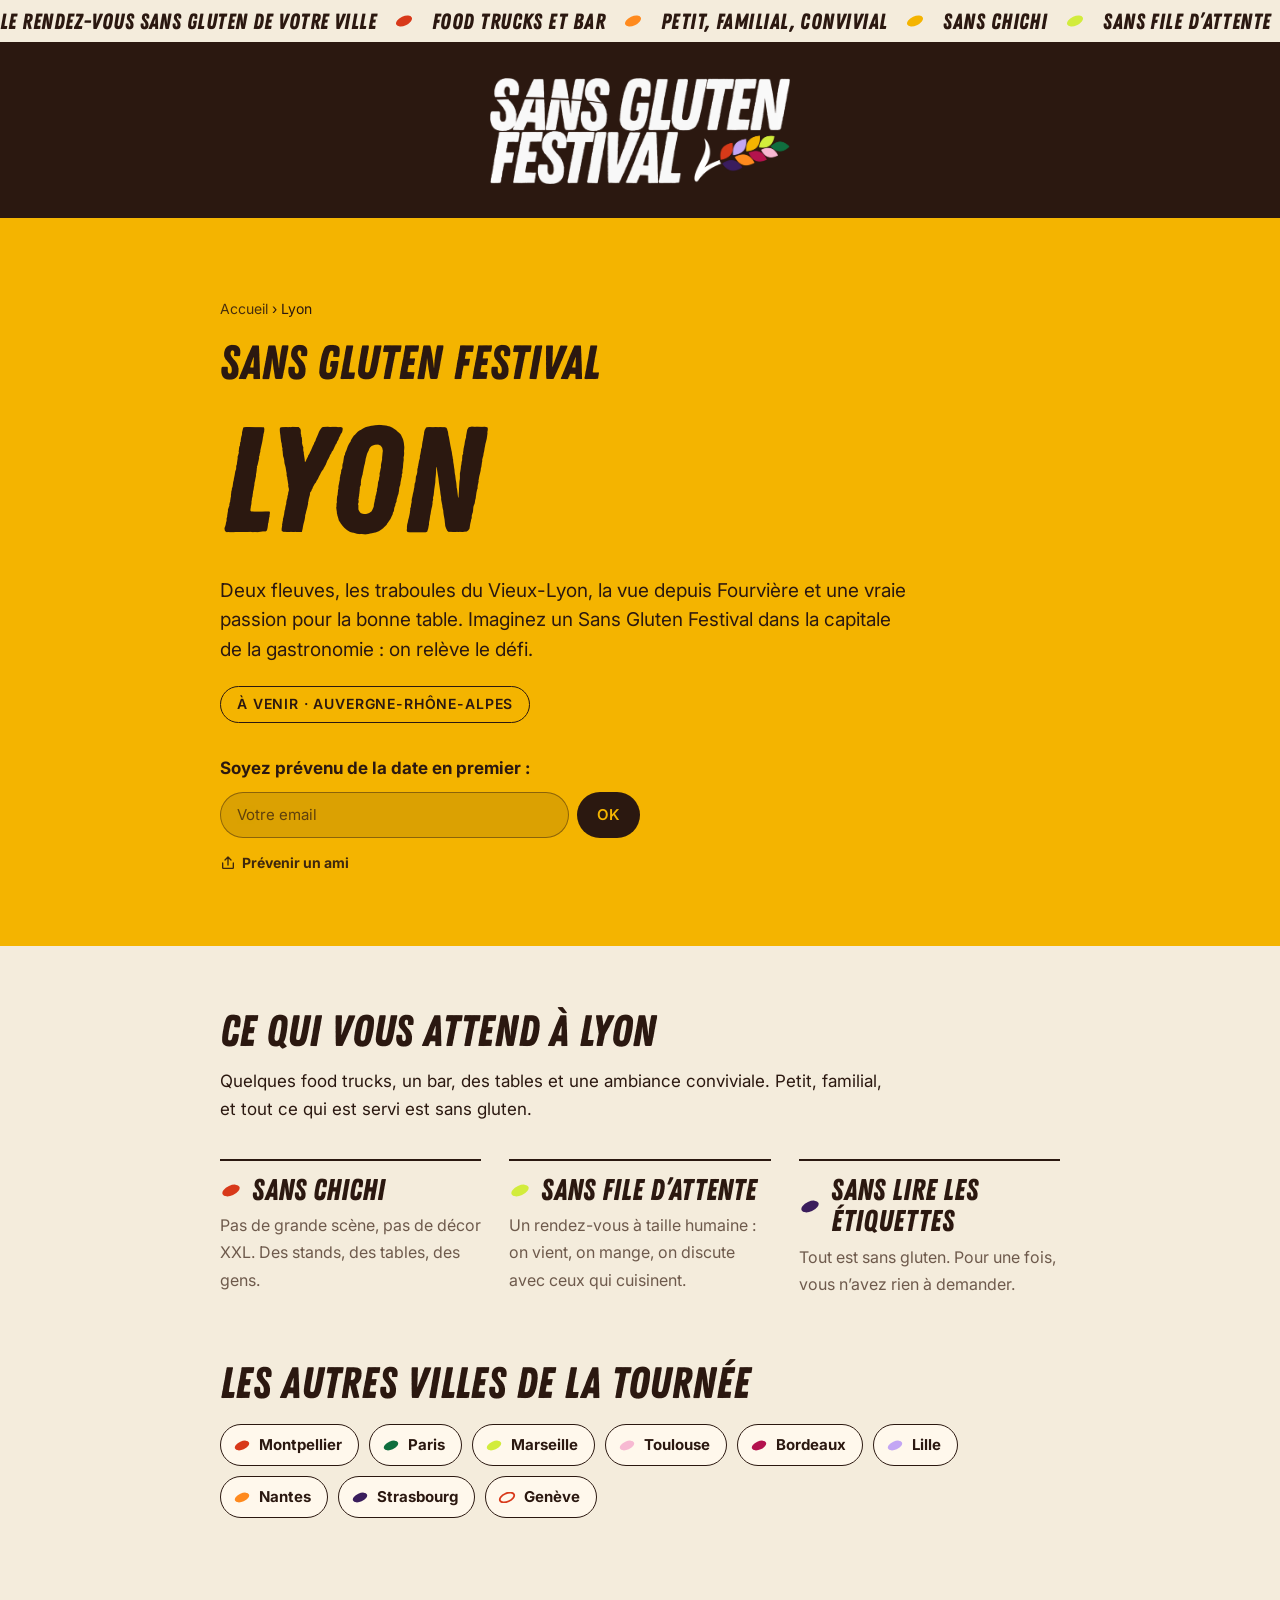
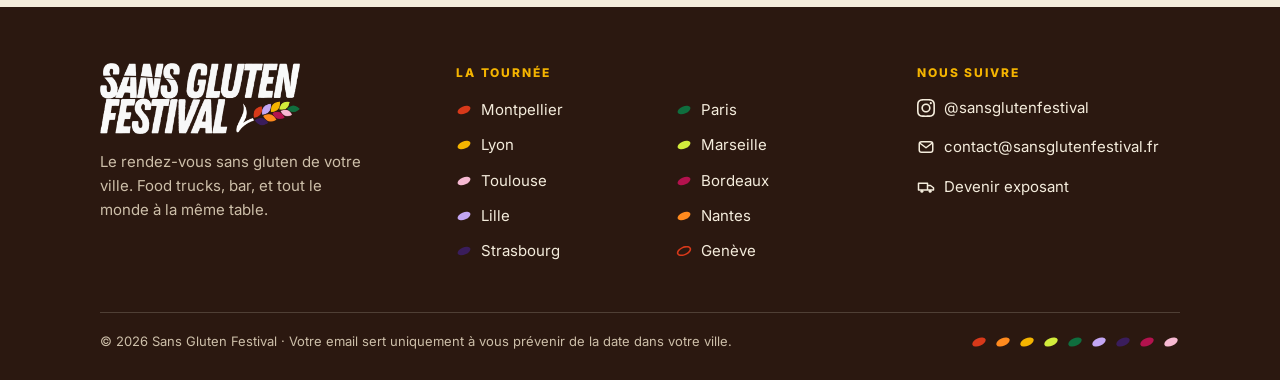
<file: lyon/index.html>
<!doctype html>
<html lang="fr">
<head>
  <meta charset="utf-8">
  <meta name="viewport" content="width=device-width, initial-scale=1">
  <title>Sans Gluten Festival Lyon · Le rendez-vous sans gluten</title>
  <meta name="description" content="Le Sans Gluten Festival arrive à Lyon : food trucks, bar et ambiance conviviale, tout sans gluten. Inscrivez-vous pour connaître la date en premier.">
  <link rel="canonical" href="https://sansglutenfestival.fr/lyon/">
  <meta name="robots" content="index, follow, max-image-preview:large">
  <meta property="og:site_name" content="Sans Gluten Festival">
  <meta property="og:title" content="Sans Gluten Festival Lyon · Le rendez-vous sans gluten">
  <meta property="og:description" content="Le Sans Gluten Festival arrive à Lyon : food trucks, bar et ambiance conviviale, tout sans gluten. Inscrivez-vous pour connaître la date en premier.">
  <meta property="og:url" content="https://sansglutenfestival.fr/lyon/">
  <meta property="og:type" content="website">
  <meta property="og:locale" content="fr_FR">
  <meta property="og:image" content="https://sansglutenfestival.fr/img/og/lyon.png">
  <meta property="og:image:width" content="1200">
  <meta property="og:image:height" content="630">
  <meta property="og:image:alt" content="Sans Gluten Festival Lyon">
  <meta name="twitter:card" content="summary_large_image">
  <meta name="theme-color" content="#2B1810">
  <link rel="icon" href="/favicon.png" type="image/png" sizes="64x64">
  <link rel="icon" href="/favicon-32.png" type="image/png" sizes="32x32">
  <link rel="apple-touch-icon" href="/apple-touch-icon.png">
  <link rel="preconnect" href="https://fonts.googleapis.com">
  <link rel="preconnect" href="https://fonts.gstatic.com" crossorigin>
  <link href="https://fonts.googleapis.com/css2?family=Inter:wght@400;500;600;700;800&display=swap" rel="stylesheet">
  <link rel="preload" href="/fonts/ZingRust-Base.woff2" as="font" type="font/woff2" crossorigin>
  <link rel="stylesheet" href="/assets/site.css">
  <script type="application/ld+json">{"@context": "https://schema.org", "@graph": [{"@type": "Organization", "@id": "https://sansglutenfestival.fr/#org", "name": "Sans Gluten Festival", "url": "https://sansglutenfestival.fr/", "logo": "https://sansglutenfestival.fr/img/logo-sgf.png", "email": "contact@sansglutenfestival.fr", "sameAs": ["https://www.instagram.com/sansglutenfestival/"], "description": "Des petits rendez-vous sans gluten dans les grandes villes : food trucks, bar et ambiance conviviale."}, {"@type": "WebPage", "@id": "https://sansglutenfestival.fr/lyon/", "url": "https://sansglutenfestival.fr/lyon/", "name": "Sans Gluten Festival Lyon · Le rendez-vous sans gluten", "inLanguage": "fr-FR", "about": {"@type": "City", "name": "Lyon"}, "isPartOf": {"@id": "https://sansglutenfestival.fr/#site"}, "breadcrumb": {"@type": "BreadcrumbList", "itemListElement": [{"@type": "ListItem", "position": 1, "name": "Accueil", "item": "https://sansglutenfestival.fr/"}, {"@type": "ListItem", "position": 2, "name": "Lyon", "item": "https://sansglutenfestival.fr/lyon/"}]}}]}</script>
</head>
<body>
  <div class="ticker" role="region" aria-label="Au programme">
    <p class="sr">Le rendez-vous sans gluten de votre ville. Food trucks et bar. Petit, familial, convivial. Sans chichi. Sans file d’attente. Sans lire les étiquettes.</p>
    <div class="tk-track" aria-hidden="true">
      <div class="tk-group"><span class="tk-item">Le rendez-vous sans gluten de votre ville</span><svg class="tk-grain" viewBox="0 0 20 12" aria-hidden="true"><ellipse cx="10" cy="6" rx="8.5" ry="4.6" transform="rotate(-24 10 6)" fill="var(--tomate)"/></svg><span class="tk-item">Food trucks et bar</span><svg class="tk-grain" viewBox="0 0 20 12" aria-hidden="true"><ellipse cx="10" cy="6" rx="8.5" ry="4.6" transform="rotate(-24 10 6)" fill="var(--abricot)"/></svg><span class="tk-item">Petit, familial, convivial</span><svg class="tk-grain" viewBox="0 0 20 12" aria-hidden="true"><ellipse cx="10" cy="6" rx="8.5" ry="4.6" transform="rotate(-24 10 6)" fill="var(--moutarde)"/></svg><span class="tk-item">Sans chichi</span><svg class="tk-grain" viewBox="0 0 20 12" aria-hidden="true"><ellipse cx="10" cy="6" rx="8.5" ry="4.6" transform="rotate(-24 10 6)" fill="var(--citron)"/></svg><span class="tk-item">Sans file d’attente</span><svg class="tk-grain" viewBox="0 0 20 12" aria-hidden="true"><ellipse cx="10" cy="6" rx="8.5" ry="4.6" transform="rotate(-24 10 6)" fill="var(--basilic)"/></svg><span class="tk-item">Sans lire les étiquettes</span><svg class="tk-grain" viewBox="0 0 20 12" aria-hidden="true"><ellipse cx="10" cy="6" rx="8.5" ry="4.6" transform="rotate(-24 10 6)" fill="var(--lavande)"/></svg><span class="tk-item">Le rendez-vous sans gluten de votre ville</span><svg class="tk-grain" viewBox="0 0 20 12" aria-hidden="true"><ellipse cx="10" cy="6" rx="8.5" ry="4.6" transform="rotate(-24 10 6)" fill="var(--prune)"/></svg><span class="tk-item">Food trucks et bar</span><svg class="tk-grain" viewBox="0 0 20 12" aria-hidden="true"><ellipse cx="10" cy="6" rx="8.5" ry="4.6" transform="rotate(-24 10 6)" fill="var(--framboise)"/></svg><span class="tk-item">Petit, familial, convivial</span><svg class="tk-grain" viewBox="0 0 20 12" aria-hidden="true"><ellipse cx="10" cy="6" rx="8.5" ry="4.6" transform="rotate(-24 10 6)" fill="var(--guimauve)"/></svg><span class="tk-item">Sans chichi</span><svg class="tk-grain" viewBox="0 0 20 12" aria-hidden="true"><ellipse cx="10" cy="6" rx="8.5" ry="4.6" transform="rotate(-24 10 6)" fill="var(--tomate)"/></svg><span class="tk-item">Sans file d’attente</span><svg class="tk-grain" viewBox="0 0 20 12" aria-hidden="true"><ellipse cx="10" cy="6" rx="8.5" ry="4.6" transform="rotate(-24 10 6)" fill="var(--abricot)"/></svg><span class="tk-item">Sans lire les étiquettes</span><svg class="tk-grain" viewBox="0 0 20 12" aria-hidden="true"><ellipse cx="10" cy="6" rx="8.5" ry="4.6" transform="rotate(-24 10 6)" fill="var(--moutarde)"/></svg></div>
      <div class="tk-group"><span class="tk-item">Le rendez-vous sans gluten de votre ville</span><svg class="tk-grain" viewBox="0 0 20 12" aria-hidden="true"><ellipse cx="10" cy="6" rx="8.5" ry="4.6" transform="rotate(-24 10 6)" fill="var(--tomate)"/></svg><span class="tk-item">Food trucks et bar</span><svg class="tk-grain" viewBox="0 0 20 12" aria-hidden="true"><ellipse cx="10" cy="6" rx="8.5" ry="4.6" transform="rotate(-24 10 6)" fill="var(--abricot)"/></svg><span class="tk-item">Petit, familial, convivial</span><svg class="tk-grain" viewBox="0 0 20 12" aria-hidden="true"><ellipse cx="10" cy="6" rx="8.5" ry="4.6" transform="rotate(-24 10 6)" fill="var(--moutarde)"/></svg><span class="tk-item">Sans chichi</span><svg class="tk-grain" viewBox="0 0 20 12" aria-hidden="true"><ellipse cx="10" cy="6" rx="8.5" ry="4.6" transform="rotate(-24 10 6)" fill="var(--citron)"/></svg><span class="tk-item">Sans file d’attente</span><svg class="tk-grain" viewBox="0 0 20 12" aria-hidden="true"><ellipse cx="10" cy="6" rx="8.5" ry="4.6" transform="rotate(-24 10 6)" fill="var(--basilic)"/></svg><span class="tk-item">Sans lire les étiquettes</span><svg class="tk-grain" viewBox="0 0 20 12" aria-hidden="true"><ellipse cx="10" cy="6" rx="8.5" ry="4.6" transform="rotate(-24 10 6)" fill="var(--lavande)"/></svg><span class="tk-item">Le rendez-vous sans gluten de votre ville</span><svg class="tk-grain" viewBox="0 0 20 12" aria-hidden="true"><ellipse cx="10" cy="6" rx="8.5" ry="4.6" transform="rotate(-24 10 6)" fill="var(--prune)"/></svg><span class="tk-item">Food trucks et bar</span><svg class="tk-grain" viewBox="0 0 20 12" aria-hidden="true"><ellipse cx="10" cy="6" rx="8.5" ry="4.6" transform="rotate(-24 10 6)" fill="var(--framboise)"/></svg><span class="tk-item">Petit, familial, convivial</span><svg class="tk-grain" viewBox="0 0 20 12" aria-hidden="true"><ellipse cx="10" cy="6" rx="8.5" ry="4.6" transform="rotate(-24 10 6)" fill="var(--guimauve)"/></svg><span class="tk-item">Sans chichi</span><svg class="tk-grain" viewBox="0 0 20 12" aria-hidden="true"><ellipse cx="10" cy="6" rx="8.5" ry="4.6" transform="rotate(-24 10 6)" fill="var(--tomate)"/></svg><span class="tk-item">Sans file d’attente</span><svg class="tk-grain" viewBox="0 0 20 12" aria-hidden="true"><ellipse cx="10" cy="6" rx="8.5" ry="4.6" transform="rotate(-24 10 6)" fill="var(--abricot)"/></svg><span class="tk-item">Sans lire les étiquettes</span><svg class="tk-grain" viewBox="0 0 20 12" aria-hidden="true"><ellipse cx="10" cy="6" rx="8.5" ry="4.6" transform="rotate(-24 10 6)" fill="var(--moutarde)"/></svg></div>
    </div>
  </div>
  <header class="site-header">
    <div class="wrap">
      <p class="logo"><a href="/" aria-label="Sans Gluten Festival, accueil"><picture>
          <source srcset="/img/logo-sgf.webp" type="image/webp">
          <img src="/img/logo-sgf.png" width="1400" height="495" alt="Sans Gluten Festival">
        </picture></a></p>
    </div>
  </header>
  <main>
    <section class="hero-city v-lyon">
      <div class="wrap">
        <p class="crumb"><a href="/">Accueil</a> › Lyon</p>
        <h1><small>Sans Gluten Festival</small><span class="name">Lyon</span></h1>
        <p class="intro">Deux fleuves, les traboules du Vieux-Lyon, la vue depuis Fourvière et une vraie passion pour la bonne table. Imaginez un Sans Gluten Festival dans la capitale de la gastronomie : on relève le défi.</p>
        <span class="pill">À venir · Auvergne-Rhône-Alpes</span>
        <div class="signup">
          <p>Soyez prévenu de la date en premier :</p>
          <form class="notify" data-city="Lyon">
            <label class="sr" for="email-lyon-page">Votre email pour être prévenu de la date à Lyon</label>
            <input type="email" id="email-lyon-page" name="email" placeholder="Votre email" autocomplete="email" required>
            <input type="checkbox" name="botcheck" class="hp" tabindex="-1" autocomplete="off" aria-hidden="true">
            <button type="submit">OK</button>
          </form>
          <a class="share" href="https://wa.me/?text=Le%20Sans%20Gluten%20Festival%20arrive%20%C3%A0%20Lyon%20%F0%9F%8C%BE%20Le%20rendez-vous%20sans%20gluten%20de%20votre%20ville%20%3A%20https%3A//sansglutenfestival.fr/lyon/" target="_blank" rel="noopener" data-url="https://sansglutenfestival.fr/lyon/" data-text="Le Sans Gluten Festival arrive à Lyon 🌾 Le rendez-vous sans gluten de votre ville : https://sansglutenfestival.fr/lyon/"><svg viewBox="0 0 24 24" aria-hidden="true"><path d="M4 12v7a1 1 0 0 0 1 1h14a1 1 0 0 0 1-1v-7M12 3v12M7.5 7.5 12 3l4.5 4.5" fill="none" stroke="currentColor" stroke-width="2" stroke-linecap="round" stroke-linejoin="round"/></svg>Prévenir un ami</a>
        </div>
      </div>
    </section>
    <section class="wrap expect" aria-labelledby="attendre">
      <h2 id="attendre">Ce qui vous attend à Lyon</h2>
      <p class="lede" style="margin-top:14px;max-width:62ch">Quelques food trucks, un bar, des tables et une ambiance conviviale. Petit, familial, et tout ce qui est servi est sans gluten.</p>
      <ul class="sans"><li><b><svg viewBox="0 0 20 12" aria-hidden="true"><ellipse cx="10" cy="6" rx="8.5" ry="4.6" transform="rotate(-24 10 6)" fill="var(--tomate)"/></svg>Sans chichi</b><span>Pas de grande scène, pas de décor XXL. Des stands, des tables, des gens.</span></li><li><b><svg viewBox="0 0 20 12" aria-hidden="true"><ellipse cx="10" cy="6" rx="8.5" ry="4.6" transform="rotate(-24 10 6)" fill="var(--citron)"/></svg>Sans file d’attente</b><span>Un rendez-vous à taille humaine : on vient, on mange, on discute avec ceux qui cuisinent.</span></li><li><b><svg viewBox="0 0 20 12" aria-hidden="true"><ellipse cx="10" cy="6" rx="8.5" ry="4.6" transform="rotate(-24 10 6)" fill="var(--prune)"/></svg>Sans lire les étiquettes</b><span>Tout est sans gluten. Pour une fois, vous n’avez rien à demander.</span></li></ul>
    </section>
    <section class="wrap others" aria-labelledby="autres">
      <h2 id="autres">Les autres villes de la tournée</h2>
      <ul class="chips"><li><a href="/montpellier/"><svg viewBox="0 0 20 12" aria-hidden="true"><ellipse cx="10" cy="6" rx="8.5" ry="4.6" transform="rotate(-24 10 6)" fill="var(--tomate)"/></svg>Montpellier</a></li><li><a href="/paris/"><svg viewBox="0 0 20 12" aria-hidden="true"><ellipse cx="10" cy="6" rx="8.5" ry="4.6" transform="rotate(-24 10 6)" fill="var(--basilic)"/></svg>Paris</a></li><li><a href="/marseille/"><svg viewBox="0 0 20 12" aria-hidden="true"><ellipse cx="10" cy="6" rx="8.5" ry="4.6" transform="rotate(-24 10 6)" fill="var(--citron)"/></svg>Marseille</a></li><li><a href="/toulouse/"><svg viewBox="0 0 20 12" aria-hidden="true"><ellipse cx="10" cy="6" rx="8.5" ry="4.6" transform="rotate(-24 10 6)" fill="var(--guimauve)"/></svg>Toulouse</a></li><li><a href="/bordeaux/"><svg viewBox="0 0 20 12" aria-hidden="true"><ellipse cx="10" cy="6" rx="8.5" ry="4.6" transform="rotate(-24 10 6)" fill="var(--framboise)"/></svg>Bordeaux</a></li><li><a href="/lille/"><svg viewBox="0 0 20 12" aria-hidden="true"><ellipse cx="10" cy="6" rx="8.5" ry="4.6" transform="rotate(-24 10 6)" fill="var(--lavande)"/></svg>Lille</a></li><li><a href="/nantes/"><svg viewBox="0 0 20 12" aria-hidden="true"><ellipse cx="10" cy="6" rx="8.5" ry="4.6" transform="rotate(-24 10 6)" fill="var(--abricot)"/></svg>Nantes</a></li><li><a href="/strasbourg/"><svg viewBox="0 0 20 12" aria-hidden="true"><ellipse cx="10" cy="6" rx="8.5" ry="4.6" transform="rotate(-24 10 6)" fill="var(--prune)"/></svg>Strasbourg</a></li><li><a href="/geneve/"><svg viewBox="0 0 20 12" aria-hidden="true"><ellipse cx="10" cy="6" rx="8.5" ry="4.6" transform="rotate(-24 10 6)" fill="none" stroke="var(--tomate)" stroke-width="2"/></svg>Genève</a></li></ul>
    </section>
  </main>
  <footer class="site-footer">
    <div class="wrap wide">
      <div class="foot-top">
        <div class="foot-brand">
          <img src="/img/logo-sgf.png" width="1400" height="495" alt="Sans Gluten Festival" loading="lazy">
          <p>Le rendez-vous sans gluten de votre ville. Food trucks, bar, et tout le monde à la même table.</p>
        </div>
        <nav class="foot-col" aria-label="Les villes">
          <h2>La tournée</h2>
          <ul class="foot-cities"><li><a href="/montpellier/"><svg viewBox="0 0 20 12" aria-hidden="true"><ellipse cx="10" cy="6" rx="8.5" ry="4.6" transform="rotate(-24 10 6)" fill="var(--tomate)"/></svg>Montpellier</a></li><li><a href="/paris/"><svg viewBox="0 0 20 12" aria-hidden="true"><ellipse cx="10" cy="6" rx="8.5" ry="4.6" transform="rotate(-24 10 6)" fill="var(--basilic)"/></svg>Paris</a></li><li><a href="/lyon/"><svg viewBox="0 0 20 12" aria-hidden="true"><ellipse cx="10" cy="6" rx="8.5" ry="4.6" transform="rotate(-24 10 6)" fill="var(--moutarde)"/></svg>Lyon</a></li><li><a href="/marseille/"><svg viewBox="0 0 20 12" aria-hidden="true"><ellipse cx="10" cy="6" rx="8.5" ry="4.6" transform="rotate(-24 10 6)" fill="var(--citron)"/></svg>Marseille</a></li><li><a href="/toulouse/"><svg viewBox="0 0 20 12" aria-hidden="true"><ellipse cx="10" cy="6" rx="8.5" ry="4.6" transform="rotate(-24 10 6)" fill="var(--guimauve)"/></svg>Toulouse</a></li><li><a href="/bordeaux/"><svg viewBox="0 0 20 12" aria-hidden="true"><ellipse cx="10" cy="6" rx="8.5" ry="4.6" transform="rotate(-24 10 6)" fill="var(--framboise)"/></svg>Bordeaux</a></li><li><a href="/lille/"><svg viewBox="0 0 20 12" aria-hidden="true"><ellipse cx="10" cy="6" rx="8.5" ry="4.6" transform="rotate(-24 10 6)" fill="var(--lavande)"/></svg>Lille</a></li><li><a href="/nantes/"><svg viewBox="0 0 20 12" aria-hidden="true"><ellipse cx="10" cy="6" rx="8.5" ry="4.6" transform="rotate(-24 10 6)" fill="var(--abricot)"/></svg>Nantes</a></li><li><a href="/strasbourg/"><svg viewBox="0 0 20 12" aria-hidden="true"><ellipse cx="10" cy="6" rx="8.5" ry="4.6" transform="rotate(-24 10 6)" fill="var(--prune)"/></svg>Strasbourg</a></li><li><a href="/geneve/"><svg viewBox="0 0 20 12" aria-hidden="true"><ellipse cx="10" cy="6" rx="8.5" ry="4.6" transform="rotate(-24 10 6)" fill="none" stroke="var(--tomate)" stroke-width="2"/></svg>Genève</a></li></ul>
        </nav>
        <div class="foot-col">
          <h2>Nous suivre</h2>
          <ul class="foot-links">
            <li><a href="https://www.instagram.com/sansglutenfestival/" rel="noopener" target="_blank"><svg viewBox="0 0 24 24" aria-hidden="true"><path fill="currentColor" d="M7.0301.084c-1.2768.0602-2.1487.264-2.911.5634-.7888.3075-1.4575.72-2.1228 1.3877-.6652.6677-1.075 1.3368-1.3802 2.127-.2954.7638-.4956 1.6365-.552 2.914-.0564 1.2775-.0689 1.6882-.0626 4.947.0062 3.2586.0206 3.6671.0825 4.9473.061 1.2765.264 2.1482.5635 2.9107.308.7889.72 1.4573 1.388 2.1228.6679.6655 1.3365 1.0743 2.1285 1.38.7632.295 1.6361.4961 2.9134.552 1.2773.056 1.6884.069 4.9462.0627 3.2578-.0062 3.668-.0207 4.9478-.0814 1.28-.0607 2.147-.2652 2.9098-.5633.7889-.3086 1.4578-.72 2.1228-1.3881.665-.6682 1.0745-1.3378 1.3795-2.1284.2957-.7632.4966-1.636.552-2.9124.056-1.2809.0692-1.6898.063-4.948-.0063-3.2583-.021-3.6668-.0817-4.9465-.0607-1.2797-.264-2.1487-.5633-2.9117-.3084-.7889-.72-1.4568-1.3876-2.1228C21.2982 1.33 20.628.9208 19.8378.6165 19.074.321 18.2017.1197 16.9244.0645 15.6471.0093 15.236-.005 11.977.0014 8.718.0076 8.31.0215 7.0301.0839m.1402 21.6932c-1.17-.0509-1.8053-.2453-2.2287-.408-.5606-.216-.96-.4771-1.3819-.895-.422-.4178-.6811-.8186-.9-1.378-.1644-.4234-.3624-1.058-.4171-2.228-.0595-1.2645-.072-1.6442-.079-4.848-.007-3.2037.0053-3.583.0607-4.848.05-1.169.2456-1.805.408-2.2282.216-.5613.4762-.96.895-1.3816.4188-.4217.8184-.6814 1.3783-.9003.423-.1651 1.0575-.3614 2.227-.4171 1.2655-.06 1.6447-.072 4.848-.079 3.2033-.007 3.5835.005 4.8495.0608 1.169.0508 1.8053.2445 2.228.408.5608.216.96.4754 1.3816.895.4217.4194.6816.8176.9005 1.3787.1653.4217.3617 1.056.4169 2.2263.0602 1.2655.0739 1.645.0796 4.848.0058 3.203-.0055 3.5834-.061 4.848-.051 1.17-.245 1.8055-.408 2.2294-.216.5604-.4763.96-.8954 1.3814-.419.4215-.8181.6811-1.3783.9-.4224.1649-1.0577.3617-2.2262.4174-1.2656.0595-1.6448.072-4.8493.079-3.2045.007-3.5825-.006-4.848-.0608M16.953 5.5864A1.44 1.44 0 1 0 18.39 4.144a1.44 1.44 0 0 0-1.437 1.4424M5.8385 12.012c.0067 3.4032 2.7706 6.1557 6.173 6.1493 3.4026-.0065 6.157-2.7701 6.1506-6.1733-.0065-3.4032-2.771-6.1565-6.174-6.1498-3.403.0067-6.156 2.771-6.1496 6.1738M8 12.0077a4 4 0 1 1 4.008 3.9921A3.9996 3.9996 0 0 1 8 12.0077"/></svg>@sansglutenfestival</a></li>
            <li><a href="mailto:contact@sansglutenfestival.fr"><svg viewBox="0 0 24 24" aria-hidden="true"><rect x="3" y="5" width="18" height="14" rx="3" fill="none" stroke="currentColor" stroke-width="2"/><path d="M4 7l8 6 8-6" fill="none" stroke="currentColor" stroke-width="2" stroke-linejoin="round"/></svg>contact@sansglutenfestival.fr</a></li>
            <li><a href="mailto:contact@sansglutenfestival.fr?subject=Devenir%20exposant%20%E2%80%94%20Sans%20Gluten%20Festival"><svg viewBox="0 0 24 24" aria-hidden="true"><path d="M2 7h12v9H2zM14 10h4l4 3v3h-8z" fill="none" stroke="currentColor" stroke-width="2" stroke-linejoin="round"/><circle cx="6.5" cy="17.5" r="2" fill="currentColor"/><circle cx="17.5" cy="17.5" r="2" fill="currentColor"/></svg>Devenir exposant</a></li>
          </ul>
        </div>
      </div>
      <div class="foot-bottom">
        <p>© 2026 Sans Gluten Festival · Votre email sert uniquement à vous prévenir de la date dans votre ville.</p>
        <div class="foot-grains" aria-hidden="true"><svg viewBox="0 0 20 12" aria-hidden="true"><ellipse cx="10" cy="6" rx="8.5" ry="4.6" transform="rotate(-24 10 6)" fill="var(--tomate)"/></svg><svg viewBox="0 0 20 12" aria-hidden="true"><ellipse cx="10" cy="6" rx="8.5" ry="4.6" transform="rotate(-24 10 6)" fill="var(--abricot)"/></svg><svg viewBox="0 0 20 12" aria-hidden="true"><ellipse cx="10" cy="6" rx="8.5" ry="4.6" transform="rotate(-24 10 6)" fill="var(--moutarde)"/></svg><svg viewBox="0 0 20 12" aria-hidden="true"><ellipse cx="10" cy="6" rx="8.5" ry="4.6" transform="rotate(-24 10 6)" fill="var(--citron)"/></svg><svg viewBox="0 0 20 12" aria-hidden="true"><ellipse cx="10" cy="6" rx="8.5" ry="4.6" transform="rotate(-24 10 6)" fill="var(--basilic)"/></svg><svg viewBox="0 0 20 12" aria-hidden="true"><ellipse cx="10" cy="6" rx="8.5" ry="4.6" transform="rotate(-24 10 6)" fill="var(--lavande)"/></svg><svg viewBox="0 0 20 12" aria-hidden="true"><ellipse cx="10" cy="6" rx="8.5" ry="4.6" transform="rotate(-24 10 6)" fill="var(--prune)"/></svg><svg viewBox="0 0 20 12" aria-hidden="true"><ellipse cx="10" cy="6" rx="8.5" ry="4.6" transform="rotate(-24 10 6)" fill="var(--framboise)"/></svg><svg viewBox="0 0 20 12" aria-hidden="true"><ellipse cx="10" cy="6" rx="8.5" ry="4.6" transform="rotate(-24 10 6)" fill="var(--guimauve)"/></svg></div>
      </div>
    </div>
  </footer>
  <script src="/assets/site.js" defer></script>
</body>
</html>
</file>
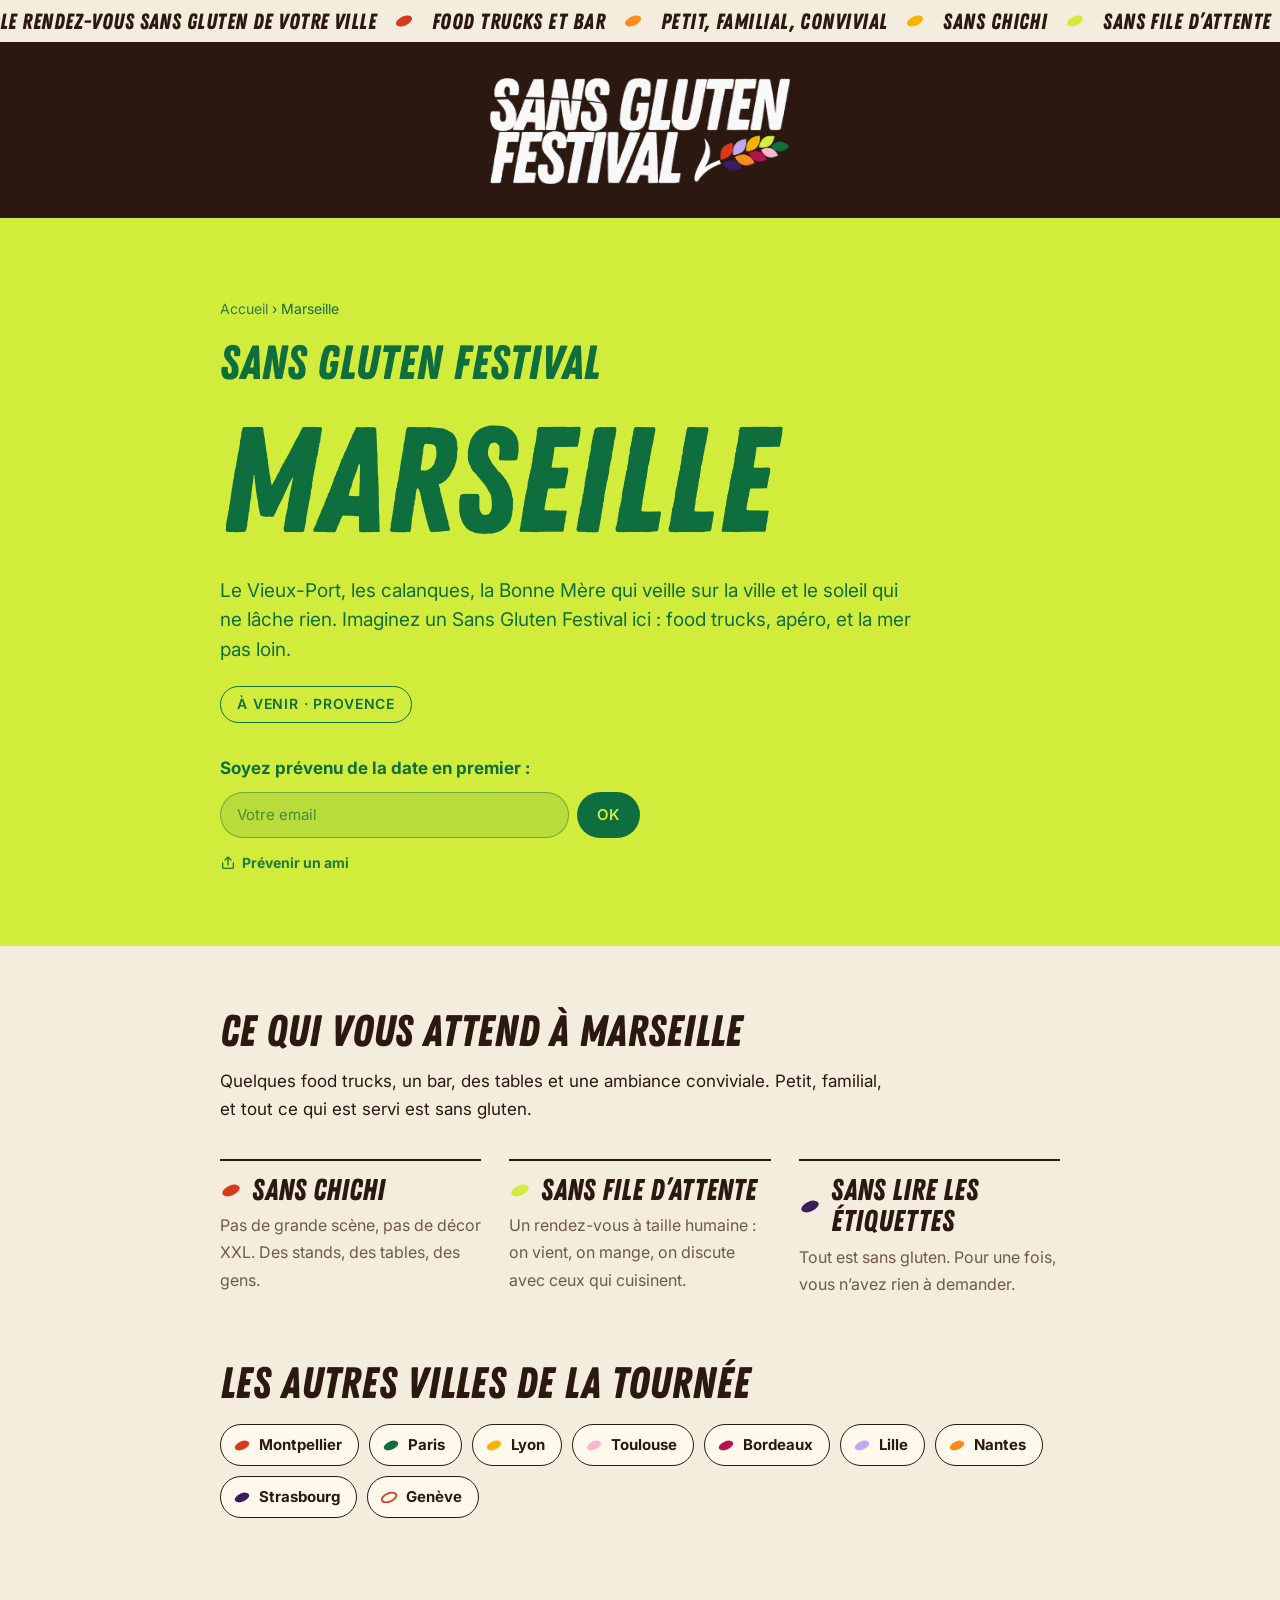
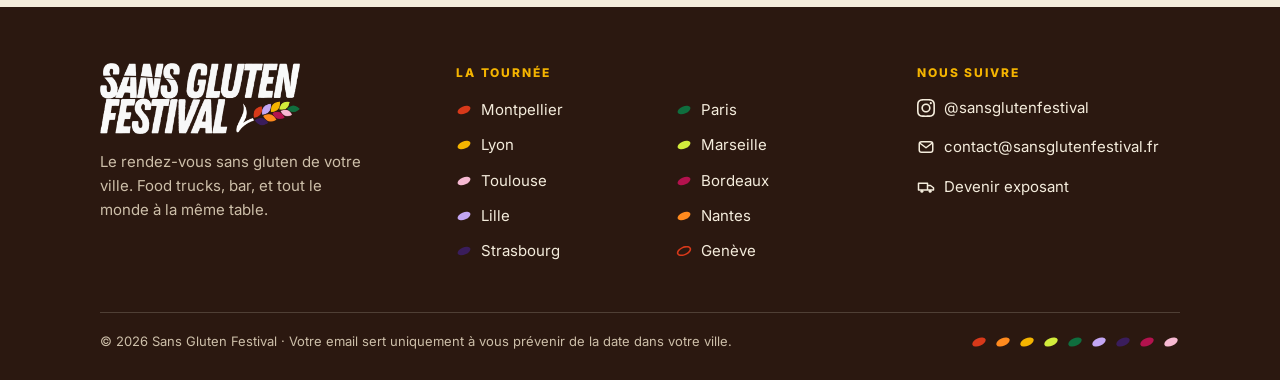
<file: marseille/index.html>
<!doctype html>
<html lang="fr">
<head>
  <meta charset="utf-8">
  <meta name="viewport" content="width=device-width, initial-scale=1">
  <title>Sans Gluten Festival Marseille · Le rendez-vous sans gluten</title>
  <meta name="description" content="Le Sans Gluten Festival arrive à Marseille : food trucks, bar et ambiance conviviale, tout sans gluten. Inscrivez-vous pour connaître la date en premier.">
  <link rel="canonical" href="https://sansglutenfestival.fr/marseille/">
  <meta name="robots" content="index, follow, max-image-preview:large">
  <meta property="og:site_name" content="Sans Gluten Festival">
  <meta property="og:title" content="Sans Gluten Festival Marseille · Le rendez-vous sans gluten">
  <meta property="og:description" content="Le Sans Gluten Festival arrive à Marseille : food trucks, bar et ambiance conviviale, tout sans gluten. Inscrivez-vous pour connaître la date en premier.">
  <meta property="og:url" content="https://sansglutenfestival.fr/marseille/">
  <meta property="og:type" content="website">
  <meta property="og:locale" content="fr_FR">
  <meta property="og:image" content="https://sansglutenfestival.fr/img/og/marseille.png">
  <meta property="og:image:width" content="1200">
  <meta property="og:image:height" content="630">
  <meta property="og:image:alt" content="Sans Gluten Festival Marseille">
  <meta name="twitter:card" content="summary_large_image">
  <meta name="theme-color" content="#2B1810">
  <link rel="icon" href="/favicon.png" type="image/png" sizes="64x64">
  <link rel="icon" href="/favicon-32.png" type="image/png" sizes="32x32">
  <link rel="apple-touch-icon" href="/apple-touch-icon.png">
  <link rel="preconnect" href="https://fonts.googleapis.com">
  <link rel="preconnect" href="https://fonts.gstatic.com" crossorigin>
  <link href="https://fonts.googleapis.com/css2?family=Inter:wght@400;500;600;700;800&display=swap" rel="stylesheet">
  <link rel="preload" href="/fonts/ZingRust-Base.woff2" as="font" type="font/woff2" crossorigin>
  <link rel="stylesheet" href="/assets/site.css">
  <script type="application/ld+json">{"@context": "https://schema.org", "@graph": [{"@type": "Organization", "@id": "https://sansglutenfestival.fr/#org", "name": "Sans Gluten Festival", "url": "https://sansglutenfestival.fr/", "logo": "https://sansglutenfestival.fr/img/logo-sgf.png", "email": "contact@sansglutenfestival.fr", "sameAs": ["https://www.instagram.com/sansglutenfestival/"], "description": "Des petits rendez-vous sans gluten dans les grandes villes : food trucks, bar et ambiance conviviale."}, {"@type": "WebPage", "@id": "https://sansglutenfestival.fr/marseille/", "url": "https://sansglutenfestival.fr/marseille/", "name": "Sans Gluten Festival Marseille · Le rendez-vous sans gluten", "inLanguage": "fr-FR", "about": {"@type": "City", "name": "Marseille"}, "isPartOf": {"@id": "https://sansglutenfestival.fr/#site"}, "breadcrumb": {"@type": "BreadcrumbList", "itemListElement": [{"@type": "ListItem", "position": 1, "name": "Accueil", "item": "https://sansglutenfestival.fr/"}, {"@type": "ListItem", "position": 2, "name": "Marseille", "item": "https://sansglutenfestival.fr/marseille/"}]}}]}</script>
</head>
<body>
  <div class="ticker" role="region" aria-label="Au programme">
    <p class="sr">Le rendez-vous sans gluten de votre ville. Food trucks et bar. Petit, familial, convivial. Sans chichi. Sans file d’attente. Sans lire les étiquettes.</p>
    <div class="tk-track" aria-hidden="true">
      <div class="tk-group"><span class="tk-item">Le rendez-vous sans gluten de votre ville</span><svg class="tk-grain" viewBox="0 0 20 12" aria-hidden="true"><ellipse cx="10" cy="6" rx="8.5" ry="4.6" transform="rotate(-24 10 6)" fill="var(--tomate)"/></svg><span class="tk-item">Food trucks et bar</span><svg class="tk-grain" viewBox="0 0 20 12" aria-hidden="true"><ellipse cx="10" cy="6" rx="8.5" ry="4.6" transform="rotate(-24 10 6)" fill="var(--abricot)"/></svg><span class="tk-item">Petit, familial, convivial</span><svg class="tk-grain" viewBox="0 0 20 12" aria-hidden="true"><ellipse cx="10" cy="6" rx="8.5" ry="4.6" transform="rotate(-24 10 6)" fill="var(--moutarde)"/></svg><span class="tk-item">Sans chichi</span><svg class="tk-grain" viewBox="0 0 20 12" aria-hidden="true"><ellipse cx="10" cy="6" rx="8.5" ry="4.6" transform="rotate(-24 10 6)" fill="var(--citron)"/></svg><span class="tk-item">Sans file d’attente</span><svg class="tk-grain" viewBox="0 0 20 12" aria-hidden="true"><ellipse cx="10" cy="6" rx="8.5" ry="4.6" transform="rotate(-24 10 6)" fill="var(--basilic)"/></svg><span class="tk-item">Sans lire les étiquettes</span><svg class="tk-grain" viewBox="0 0 20 12" aria-hidden="true"><ellipse cx="10" cy="6" rx="8.5" ry="4.6" transform="rotate(-24 10 6)" fill="var(--lavande)"/></svg><span class="tk-item">Le rendez-vous sans gluten de votre ville</span><svg class="tk-grain" viewBox="0 0 20 12" aria-hidden="true"><ellipse cx="10" cy="6" rx="8.5" ry="4.6" transform="rotate(-24 10 6)" fill="var(--prune)"/></svg><span class="tk-item">Food trucks et bar</span><svg class="tk-grain" viewBox="0 0 20 12" aria-hidden="true"><ellipse cx="10" cy="6" rx="8.5" ry="4.6" transform="rotate(-24 10 6)" fill="var(--framboise)"/></svg><span class="tk-item">Petit, familial, convivial</span><svg class="tk-grain" viewBox="0 0 20 12" aria-hidden="true"><ellipse cx="10" cy="6" rx="8.5" ry="4.6" transform="rotate(-24 10 6)" fill="var(--guimauve)"/></svg><span class="tk-item">Sans chichi</span><svg class="tk-grain" viewBox="0 0 20 12" aria-hidden="true"><ellipse cx="10" cy="6" rx="8.5" ry="4.6" transform="rotate(-24 10 6)" fill="var(--tomate)"/></svg><span class="tk-item">Sans file d’attente</span><svg class="tk-grain" viewBox="0 0 20 12" aria-hidden="true"><ellipse cx="10" cy="6" rx="8.5" ry="4.6" transform="rotate(-24 10 6)" fill="var(--abricot)"/></svg><span class="tk-item">Sans lire les étiquettes</span><svg class="tk-grain" viewBox="0 0 20 12" aria-hidden="true"><ellipse cx="10" cy="6" rx="8.5" ry="4.6" transform="rotate(-24 10 6)" fill="var(--moutarde)"/></svg></div>
      <div class="tk-group"><span class="tk-item">Le rendez-vous sans gluten de votre ville</span><svg class="tk-grain" viewBox="0 0 20 12" aria-hidden="true"><ellipse cx="10" cy="6" rx="8.5" ry="4.6" transform="rotate(-24 10 6)" fill="var(--tomate)"/></svg><span class="tk-item">Food trucks et bar</span><svg class="tk-grain" viewBox="0 0 20 12" aria-hidden="true"><ellipse cx="10" cy="6" rx="8.5" ry="4.6" transform="rotate(-24 10 6)" fill="var(--abricot)"/></svg><span class="tk-item">Petit, familial, convivial</span><svg class="tk-grain" viewBox="0 0 20 12" aria-hidden="true"><ellipse cx="10" cy="6" rx="8.5" ry="4.6" transform="rotate(-24 10 6)" fill="var(--moutarde)"/></svg><span class="tk-item">Sans chichi</span><svg class="tk-grain" viewBox="0 0 20 12" aria-hidden="true"><ellipse cx="10" cy="6" rx="8.5" ry="4.6" transform="rotate(-24 10 6)" fill="var(--citron)"/></svg><span class="tk-item">Sans file d’attente</span><svg class="tk-grain" viewBox="0 0 20 12" aria-hidden="true"><ellipse cx="10" cy="6" rx="8.5" ry="4.6" transform="rotate(-24 10 6)" fill="var(--basilic)"/></svg><span class="tk-item">Sans lire les étiquettes</span><svg class="tk-grain" viewBox="0 0 20 12" aria-hidden="true"><ellipse cx="10" cy="6" rx="8.5" ry="4.6" transform="rotate(-24 10 6)" fill="var(--lavande)"/></svg><span class="tk-item">Le rendez-vous sans gluten de votre ville</span><svg class="tk-grain" viewBox="0 0 20 12" aria-hidden="true"><ellipse cx="10" cy="6" rx="8.5" ry="4.6" transform="rotate(-24 10 6)" fill="var(--prune)"/></svg><span class="tk-item">Food trucks et bar</span><svg class="tk-grain" viewBox="0 0 20 12" aria-hidden="true"><ellipse cx="10" cy="6" rx="8.5" ry="4.6" transform="rotate(-24 10 6)" fill="var(--framboise)"/></svg><span class="tk-item">Petit, familial, convivial</span><svg class="tk-grain" viewBox="0 0 20 12" aria-hidden="true"><ellipse cx="10" cy="6" rx="8.5" ry="4.6" transform="rotate(-24 10 6)" fill="var(--guimauve)"/></svg><span class="tk-item">Sans chichi</span><svg class="tk-grain" viewBox="0 0 20 12" aria-hidden="true"><ellipse cx="10" cy="6" rx="8.5" ry="4.6" transform="rotate(-24 10 6)" fill="var(--tomate)"/></svg><span class="tk-item">Sans file d’attente</span><svg class="tk-grain" viewBox="0 0 20 12" aria-hidden="true"><ellipse cx="10" cy="6" rx="8.5" ry="4.6" transform="rotate(-24 10 6)" fill="var(--abricot)"/></svg><span class="tk-item">Sans lire les étiquettes</span><svg class="tk-grain" viewBox="0 0 20 12" aria-hidden="true"><ellipse cx="10" cy="6" rx="8.5" ry="4.6" transform="rotate(-24 10 6)" fill="var(--moutarde)"/></svg></div>
    </div>
  </div>
  <header class="site-header">
    <div class="wrap">
      <p class="logo"><a href="/" aria-label="Sans Gluten Festival, accueil"><picture>
          <source srcset="/img/logo-sgf.webp" type="image/webp">
          <img src="/img/logo-sgf.png" width="1400" height="495" alt="Sans Gluten Festival">
        </picture></a></p>
    </div>
  </header>
  <main>
    <section class="hero-city v-marseille">
      <div class="wrap">
        <p class="crumb"><a href="/">Accueil</a> › Marseille</p>
        <h1><small>Sans Gluten Festival</small><span class="name">Marseille</span></h1>
        <p class="intro">Le Vieux-Port, les calanques, la Bonne Mère qui veille sur la ville et le soleil qui ne lâche rien. Imaginez un Sans Gluten Festival ici : food trucks, apéro, et la mer pas loin.</p>
        <span class="pill">À venir · Provence</span>
        <div class="signup">
          <p>Soyez prévenu de la date en premier :</p>
          <form class="notify" data-city="Marseille">
            <label class="sr" for="email-marseille-page">Votre email pour être prévenu de la date à Marseille</label>
            <input type="email" id="email-marseille-page" name="email" placeholder="Votre email" autocomplete="email" required>
            <input type="checkbox" name="botcheck" class="hp" tabindex="-1" autocomplete="off" aria-hidden="true">
            <button type="submit">OK</button>
          </form>
          <a class="share" href="https://wa.me/?text=Le%20Sans%20Gluten%20Festival%20arrive%20%C3%A0%20Marseille%20%F0%9F%8C%BE%20Le%20rendez-vous%20sans%20gluten%20de%20votre%20ville%20%3A%20https%3A//sansglutenfestival.fr/marseille/" target="_blank" rel="noopener" data-url="https://sansglutenfestival.fr/marseille/" data-text="Le Sans Gluten Festival arrive à Marseille 🌾 Le rendez-vous sans gluten de votre ville : https://sansglutenfestival.fr/marseille/"><svg viewBox="0 0 24 24" aria-hidden="true"><path d="M4 12v7a1 1 0 0 0 1 1h14a1 1 0 0 0 1-1v-7M12 3v12M7.5 7.5 12 3l4.5 4.5" fill="none" stroke="currentColor" stroke-width="2" stroke-linecap="round" stroke-linejoin="round"/></svg>Prévenir un ami</a>
        </div>
      </div>
    </section>
    <section class="wrap expect" aria-labelledby="attendre">
      <h2 id="attendre">Ce qui vous attend à Marseille</h2>
      <p class="lede" style="margin-top:14px;max-width:62ch">Quelques food trucks, un bar, des tables et une ambiance conviviale. Petit, familial, et tout ce qui est servi est sans gluten.</p>
      <ul class="sans"><li><b><svg viewBox="0 0 20 12" aria-hidden="true"><ellipse cx="10" cy="6" rx="8.5" ry="4.6" transform="rotate(-24 10 6)" fill="var(--tomate)"/></svg>Sans chichi</b><span>Pas de grande scène, pas de décor XXL. Des stands, des tables, des gens.</span></li><li><b><svg viewBox="0 0 20 12" aria-hidden="true"><ellipse cx="10" cy="6" rx="8.5" ry="4.6" transform="rotate(-24 10 6)" fill="var(--citron)"/></svg>Sans file d’attente</b><span>Un rendez-vous à taille humaine : on vient, on mange, on discute avec ceux qui cuisinent.</span></li><li><b><svg viewBox="0 0 20 12" aria-hidden="true"><ellipse cx="10" cy="6" rx="8.5" ry="4.6" transform="rotate(-24 10 6)" fill="var(--prune)"/></svg>Sans lire les étiquettes</b><span>Tout est sans gluten. Pour une fois, vous n’avez rien à demander.</span></li></ul>
    </section>
    <section class="wrap others" aria-labelledby="autres">
      <h2 id="autres">Les autres villes de la tournée</h2>
      <ul class="chips"><li><a href="/montpellier/"><svg viewBox="0 0 20 12" aria-hidden="true"><ellipse cx="10" cy="6" rx="8.5" ry="4.6" transform="rotate(-24 10 6)" fill="var(--tomate)"/></svg>Montpellier</a></li><li><a href="/paris/"><svg viewBox="0 0 20 12" aria-hidden="true"><ellipse cx="10" cy="6" rx="8.5" ry="4.6" transform="rotate(-24 10 6)" fill="var(--basilic)"/></svg>Paris</a></li><li><a href="/lyon/"><svg viewBox="0 0 20 12" aria-hidden="true"><ellipse cx="10" cy="6" rx="8.5" ry="4.6" transform="rotate(-24 10 6)" fill="var(--moutarde)"/></svg>Lyon</a></li><li><a href="/toulouse/"><svg viewBox="0 0 20 12" aria-hidden="true"><ellipse cx="10" cy="6" rx="8.5" ry="4.6" transform="rotate(-24 10 6)" fill="var(--guimauve)"/></svg>Toulouse</a></li><li><a href="/bordeaux/"><svg viewBox="0 0 20 12" aria-hidden="true"><ellipse cx="10" cy="6" rx="8.5" ry="4.6" transform="rotate(-24 10 6)" fill="var(--framboise)"/></svg>Bordeaux</a></li><li><a href="/lille/"><svg viewBox="0 0 20 12" aria-hidden="true"><ellipse cx="10" cy="6" rx="8.5" ry="4.6" transform="rotate(-24 10 6)" fill="var(--lavande)"/></svg>Lille</a></li><li><a href="/nantes/"><svg viewBox="0 0 20 12" aria-hidden="true"><ellipse cx="10" cy="6" rx="8.5" ry="4.6" transform="rotate(-24 10 6)" fill="var(--abricot)"/></svg>Nantes</a></li><li><a href="/strasbourg/"><svg viewBox="0 0 20 12" aria-hidden="true"><ellipse cx="10" cy="6" rx="8.5" ry="4.6" transform="rotate(-24 10 6)" fill="var(--prune)"/></svg>Strasbourg</a></li><li><a href="/geneve/"><svg viewBox="0 0 20 12" aria-hidden="true"><ellipse cx="10" cy="6" rx="8.5" ry="4.6" transform="rotate(-24 10 6)" fill="none" stroke="var(--tomate)" stroke-width="2"/></svg>Genève</a></li></ul>
    </section>
  </main>
  <footer class="site-footer">
    <div class="wrap wide">
      <div class="foot-top">
        <div class="foot-brand">
          <img src="/img/logo-sgf.png" width="1400" height="495" alt="Sans Gluten Festival" loading="lazy">
          <p>Le rendez-vous sans gluten de votre ville. Food trucks, bar, et tout le monde à la même table.</p>
        </div>
        <nav class="foot-col" aria-label="Les villes">
          <h2>La tournée</h2>
          <ul class="foot-cities"><li><a href="/montpellier/"><svg viewBox="0 0 20 12" aria-hidden="true"><ellipse cx="10" cy="6" rx="8.5" ry="4.6" transform="rotate(-24 10 6)" fill="var(--tomate)"/></svg>Montpellier</a></li><li><a href="/paris/"><svg viewBox="0 0 20 12" aria-hidden="true"><ellipse cx="10" cy="6" rx="8.5" ry="4.6" transform="rotate(-24 10 6)" fill="var(--basilic)"/></svg>Paris</a></li><li><a href="/lyon/"><svg viewBox="0 0 20 12" aria-hidden="true"><ellipse cx="10" cy="6" rx="8.5" ry="4.6" transform="rotate(-24 10 6)" fill="var(--moutarde)"/></svg>Lyon</a></li><li><a href="/marseille/"><svg viewBox="0 0 20 12" aria-hidden="true"><ellipse cx="10" cy="6" rx="8.5" ry="4.6" transform="rotate(-24 10 6)" fill="var(--citron)"/></svg>Marseille</a></li><li><a href="/toulouse/"><svg viewBox="0 0 20 12" aria-hidden="true"><ellipse cx="10" cy="6" rx="8.5" ry="4.6" transform="rotate(-24 10 6)" fill="var(--guimauve)"/></svg>Toulouse</a></li><li><a href="/bordeaux/"><svg viewBox="0 0 20 12" aria-hidden="true"><ellipse cx="10" cy="6" rx="8.5" ry="4.6" transform="rotate(-24 10 6)" fill="var(--framboise)"/></svg>Bordeaux</a></li><li><a href="/lille/"><svg viewBox="0 0 20 12" aria-hidden="true"><ellipse cx="10" cy="6" rx="8.5" ry="4.6" transform="rotate(-24 10 6)" fill="var(--lavande)"/></svg>Lille</a></li><li><a href="/nantes/"><svg viewBox="0 0 20 12" aria-hidden="true"><ellipse cx="10" cy="6" rx="8.5" ry="4.6" transform="rotate(-24 10 6)" fill="var(--abricot)"/></svg>Nantes</a></li><li><a href="/strasbourg/"><svg viewBox="0 0 20 12" aria-hidden="true"><ellipse cx="10" cy="6" rx="8.5" ry="4.6" transform="rotate(-24 10 6)" fill="var(--prune)"/></svg>Strasbourg</a></li><li><a href="/geneve/"><svg viewBox="0 0 20 12" aria-hidden="true"><ellipse cx="10" cy="6" rx="8.5" ry="4.6" transform="rotate(-24 10 6)" fill="none" stroke="var(--tomate)" stroke-width="2"/></svg>Genève</a></li></ul>
        </nav>
        <div class="foot-col">
          <h2>Nous suivre</h2>
          <ul class="foot-links">
            <li><a href="https://www.instagram.com/sansglutenfestival/" rel="noopener" target="_blank"><svg viewBox="0 0 24 24" aria-hidden="true"><path fill="currentColor" d="M7.0301.084c-1.2768.0602-2.1487.264-2.911.5634-.7888.3075-1.4575.72-2.1228 1.3877-.6652.6677-1.075 1.3368-1.3802 2.127-.2954.7638-.4956 1.6365-.552 2.914-.0564 1.2775-.0689 1.6882-.0626 4.947.0062 3.2586.0206 3.6671.0825 4.9473.061 1.2765.264 2.1482.5635 2.9107.308.7889.72 1.4573 1.388 2.1228.6679.6655 1.3365 1.0743 2.1285 1.38.7632.295 1.6361.4961 2.9134.552 1.2773.056 1.6884.069 4.9462.0627 3.2578-.0062 3.668-.0207 4.9478-.0814 1.28-.0607 2.147-.2652 2.9098-.5633.7889-.3086 1.4578-.72 2.1228-1.3881.665-.6682 1.0745-1.3378 1.3795-2.1284.2957-.7632.4966-1.636.552-2.9124.056-1.2809.0692-1.6898.063-4.948-.0063-3.2583-.021-3.6668-.0817-4.9465-.0607-1.2797-.264-2.1487-.5633-2.9117-.3084-.7889-.72-1.4568-1.3876-2.1228C21.2982 1.33 20.628.9208 19.8378.6165 19.074.321 18.2017.1197 16.9244.0645 15.6471.0093 15.236-.005 11.977.0014 8.718.0076 8.31.0215 7.0301.0839m.1402 21.6932c-1.17-.0509-1.8053-.2453-2.2287-.408-.5606-.216-.96-.4771-1.3819-.895-.422-.4178-.6811-.8186-.9-1.378-.1644-.4234-.3624-1.058-.4171-2.228-.0595-1.2645-.072-1.6442-.079-4.848-.007-3.2037.0053-3.583.0607-4.848.05-1.169.2456-1.805.408-2.2282.216-.5613.4762-.96.895-1.3816.4188-.4217.8184-.6814 1.3783-.9003.423-.1651 1.0575-.3614 2.227-.4171 1.2655-.06 1.6447-.072 4.848-.079 3.2033-.007 3.5835.005 4.8495.0608 1.169.0508 1.8053.2445 2.228.408.5608.216.96.4754 1.3816.895.4217.4194.6816.8176.9005 1.3787.1653.4217.3617 1.056.4169 2.2263.0602 1.2655.0739 1.645.0796 4.848.0058 3.203-.0055 3.5834-.061 4.848-.051 1.17-.245 1.8055-.408 2.2294-.216.5604-.4763.96-.8954 1.3814-.419.4215-.8181.6811-1.3783.9-.4224.1649-1.0577.3617-2.2262.4174-1.2656.0595-1.6448.072-4.8493.079-3.2045.007-3.5825-.006-4.848-.0608M16.953 5.5864A1.44 1.44 0 1 0 18.39 4.144a1.44 1.44 0 0 0-1.437 1.4424M5.8385 12.012c.0067 3.4032 2.7706 6.1557 6.173 6.1493 3.4026-.0065 6.157-2.7701 6.1506-6.1733-.0065-3.4032-2.771-6.1565-6.174-6.1498-3.403.0067-6.156 2.771-6.1496 6.1738M8 12.0077a4 4 0 1 1 4.008 3.9921A3.9996 3.9996 0 0 1 8 12.0077"/></svg>@sansglutenfestival</a></li>
            <li><a href="mailto:contact@sansglutenfestival.fr"><svg viewBox="0 0 24 24" aria-hidden="true"><rect x="3" y="5" width="18" height="14" rx="3" fill="none" stroke="currentColor" stroke-width="2"/><path d="M4 7l8 6 8-6" fill="none" stroke="currentColor" stroke-width="2" stroke-linejoin="round"/></svg>contact@sansglutenfestival.fr</a></li>
            <li><a href="mailto:contact@sansglutenfestival.fr?subject=Devenir%20exposant%20%E2%80%94%20Sans%20Gluten%20Festival"><svg viewBox="0 0 24 24" aria-hidden="true"><path d="M2 7h12v9H2zM14 10h4l4 3v3h-8z" fill="none" stroke="currentColor" stroke-width="2" stroke-linejoin="round"/><circle cx="6.5" cy="17.5" r="2" fill="currentColor"/><circle cx="17.5" cy="17.5" r="2" fill="currentColor"/></svg>Devenir exposant</a></li>
          </ul>
        </div>
      </div>
      <div class="foot-bottom">
        <p>© 2026 Sans Gluten Festival · Votre email sert uniquement à vous prévenir de la date dans votre ville.</p>
        <div class="foot-grains" aria-hidden="true"><svg viewBox="0 0 20 12" aria-hidden="true"><ellipse cx="10" cy="6" rx="8.5" ry="4.6" transform="rotate(-24 10 6)" fill="var(--tomate)"/></svg><svg viewBox="0 0 20 12" aria-hidden="true"><ellipse cx="10" cy="6" rx="8.5" ry="4.6" transform="rotate(-24 10 6)" fill="var(--abricot)"/></svg><svg viewBox="0 0 20 12" aria-hidden="true"><ellipse cx="10" cy="6" rx="8.5" ry="4.6" transform="rotate(-24 10 6)" fill="var(--moutarde)"/></svg><svg viewBox="0 0 20 12" aria-hidden="true"><ellipse cx="10" cy="6" rx="8.5" ry="4.6" transform="rotate(-24 10 6)" fill="var(--citron)"/></svg><svg viewBox="0 0 20 12" aria-hidden="true"><ellipse cx="10" cy="6" rx="8.5" ry="4.6" transform="rotate(-24 10 6)" fill="var(--basilic)"/></svg><svg viewBox="0 0 20 12" aria-hidden="true"><ellipse cx="10" cy="6" rx="8.5" ry="4.6" transform="rotate(-24 10 6)" fill="var(--lavande)"/></svg><svg viewBox="0 0 20 12" aria-hidden="true"><ellipse cx="10" cy="6" rx="8.5" ry="4.6" transform="rotate(-24 10 6)" fill="var(--prune)"/></svg><svg viewBox="0 0 20 12" aria-hidden="true"><ellipse cx="10" cy="6" rx="8.5" ry="4.6" transform="rotate(-24 10 6)" fill="var(--framboise)"/></svg><svg viewBox="0 0 20 12" aria-hidden="true"><ellipse cx="10" cy="6" rx="8.5" ry="4.6" transform="rotate(-24 10 6)" fill="var(--guimauve)"/></svg></div>
      </div>
    </div>
  </footer>
  <script src="/assets/site.js" defer></script>
</body>
</html>
</file>
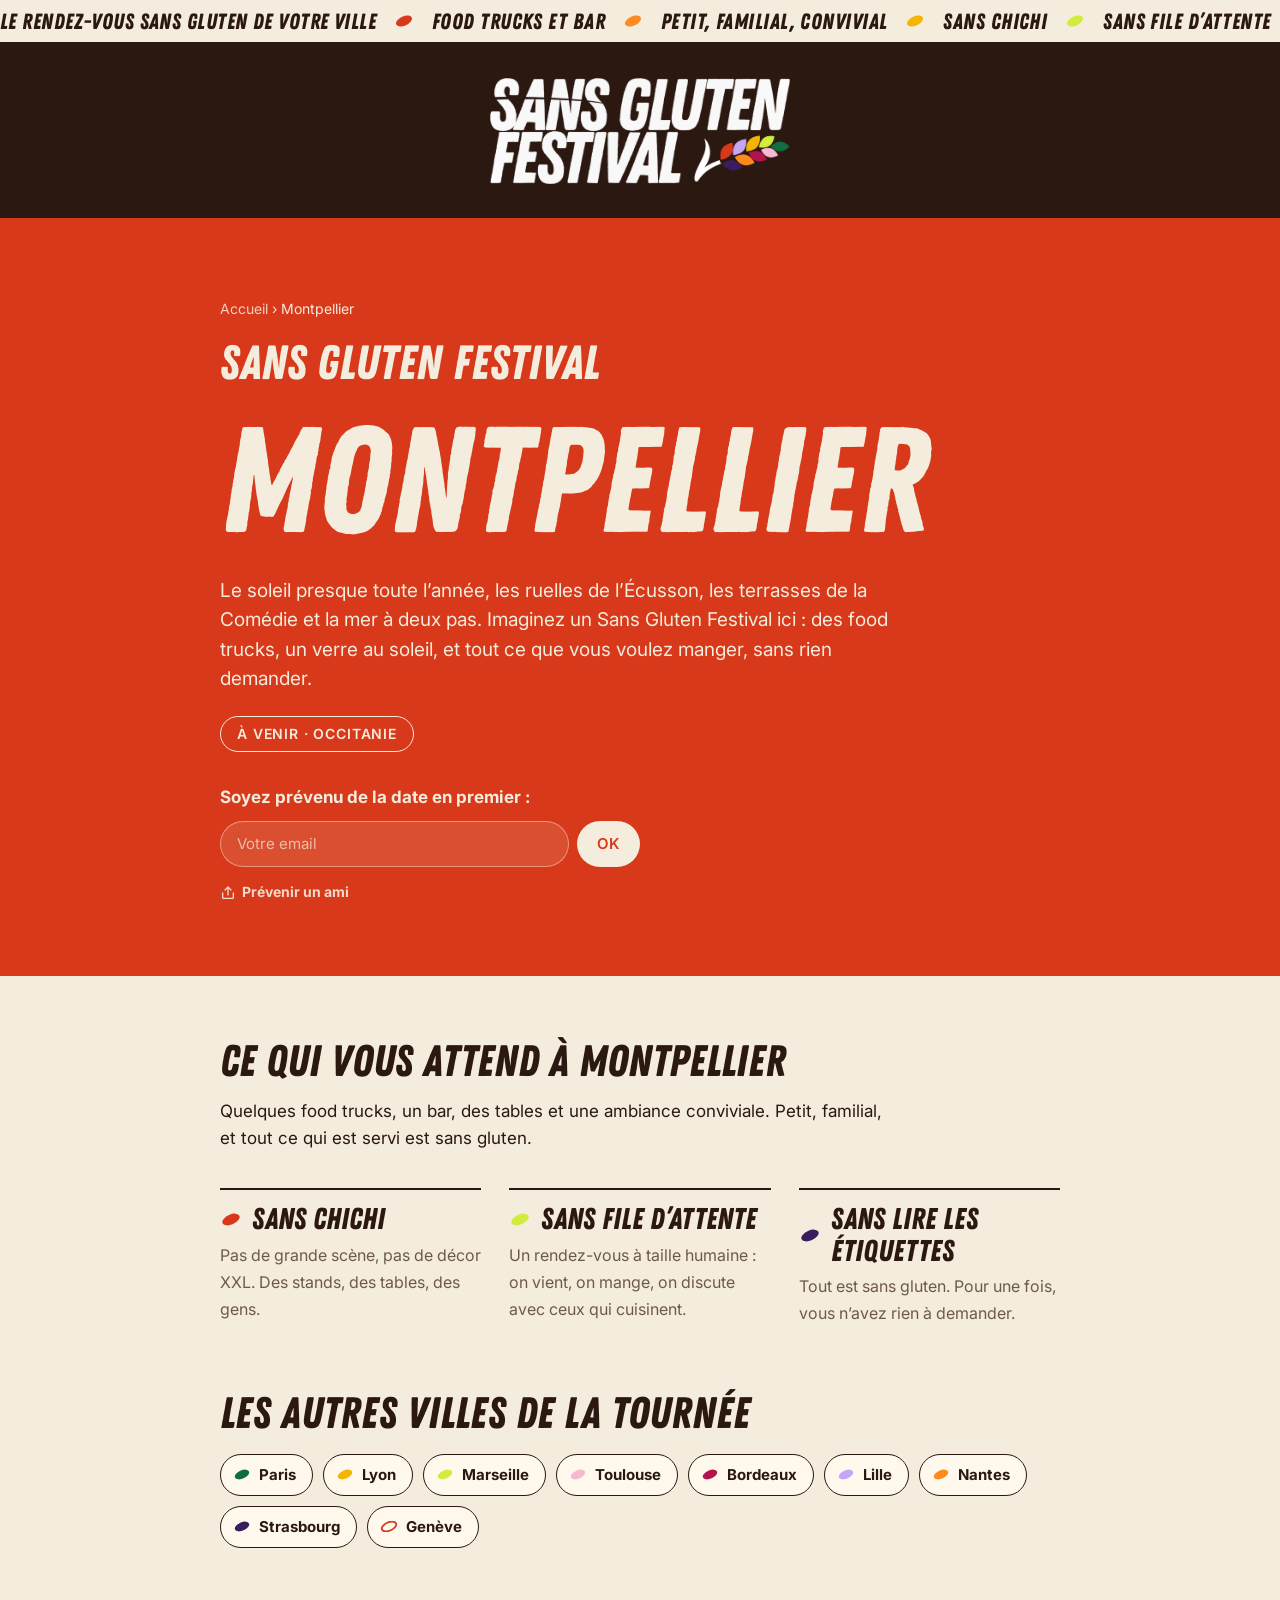
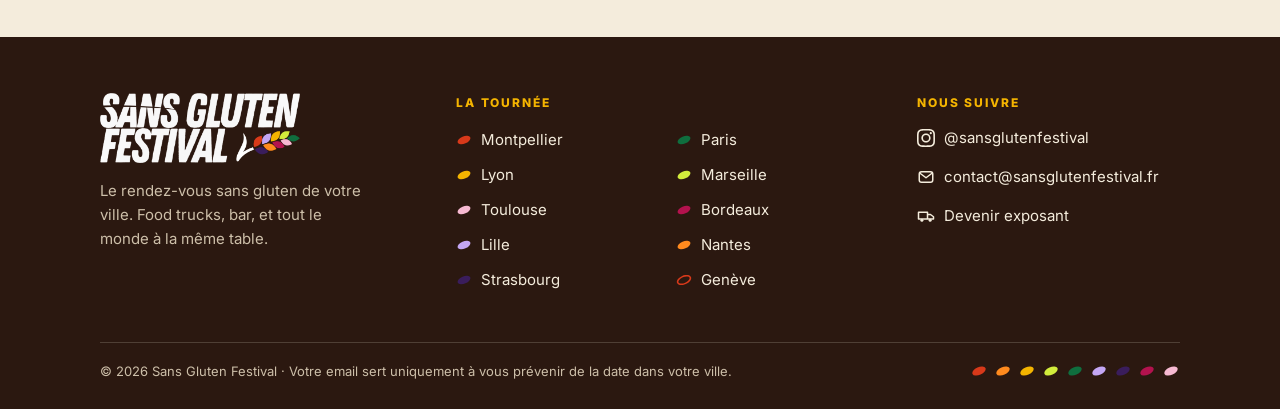
<file: montpellier/index.html>
<!doctype html>
<html lang="fr">
<head>
  <meta charset="utf-8">
  <meta name="viewport" content="width=device-width, initial-scale=1">
  <title>Sans Gluten Festival Montpellier · Le rendez-vous sans gluten</title>
  <meta name="description" content="Le Sans Gluten Festival arrive à Montpellier : food trucks, bar et ambiance conviviale, tout sans gluten. Inscrivez-vous pour connaître la date en premier.">
  <link rel="canonical" href="https://sansglutenfestival.fr/montpellier/">
  <meta name="robots" content="index, follow, max-image-preview:large">
  <meta property="og:site_name" content="Sans Gluten Festival">
  <meta property="og:title" content="Sans Gluten Festival Montpellier · Le rendez-vous sans gluten">
  <meta property="og:description" content="Le Sans Gluten Festival arrive à Montpellier : food trucks, bar et ambiance conviviale, tout sans gluten. Inscrivez-vous pour connaître la date en premier.">
  <meta property="og:url" content="https://sansglutenfestival.fr/montpellier/">
  <meta property="og:type" content="website">
  <meta property="og:locale" content="fr_FR">
  <meta property="og:image" content="https://sansglutenfestival.fr/img/og/montpellier.png">
  <meta property="og:image:width" content="1200">
  <meta property="og:image:height" content="630">
  <meta property="og:image:alt" content="Sans Gluten Festival Montpellier">
  <meta name="twitter:card" content="summary_large_image">
  <meta name="theme-color" content="#2B1810">
  <link rel="icon" href="/favicon.png" type="image/png" sizes="64x64">
  <link rel="icon" href="/favicon-32.png" type="image/png" sizes="32x32">
  <link rel="apple-touch-icon" href="/apple-touch-icon.png">
  <link rel="preconnect" href="https://fonts.googleapis.com">
  <link rel="preconnect" href="https://fonts.gstatic.com" crossorigin>
  <link href="https://fonts.googleapis.com/css2?family=Inter:wght@400;500;600;700;800&display=swap" rel="stylesheet">
  <link rel="preload" href="/fonts/ZingRust-Base.woff2" as="font" type="font/woff2" crossorigin>
  <link rel="stylesheet" href="/assets/site.css">
  <script type="application/ld+json">{"@context": "https://schema.org", "@graph": [{"@type": "Organization", "@id": "https://sansglutenfestival.fr/#org", "name": "Sans Gluten Festival", "url": "https://sansglutenfestival.fr/", "logo": "https://sansglutenfestival.fr/img/logo-sgf.png", "email": "contact@sansglutenfestival.fr", "sameAs": ["https://www.instagram.com/sansglutenfestival/"], "description": "Des petits rendez-vous sans gluten dans les grandes villes : food trucks, bar et ambiance conviviale."}, {"@type": "WebPage", "@id": "https://sansglutenfestival.fr/montpellier/", "url": "https://sansglutenfestival.fr/montpellier/", "name": "Sans Gluten Festival Montpellier · Le rendez-vous sans gluten", "inLanguage": "fr-FR", "about": {"@type": "City", "name": "Montpellier"}, "isPartOf": {"@id": "https://sansglutenfestival.fr/#site"}, "breadcrumb": {"@type": "BreadcrumbList", "itemListElement": [{"@type": "ListItem", "position": 1, "name": "Accueil", "item": "https://sansglutenfestival.fr/"}, {"@type": "ListItem", "position": 2, "name": "Montpellier", "item": "https://sansglutenfestival.fr/montpellier/"}]}}]}</script>
</head>
<body>
  <div class="ticker" role="region" aria-label="Au programme">
    <p class="sr">Le rendez-vous sans gluten de votre ville. Food trucks et bar. Petit, familial, convivial. Sans chichi. Sans file d’attente. Sans lire les étiquettes.</p>
    <div class="tk-track" aria-hidden="true">
      <div class="tk-group"><span class="tk-item">Le rendez-vous sans gluten de votre ville</span><svg class="tk-grain" viewBox="0 0 20 12" aria-hidden="true"><ellipse cx="10" cy="6" rx="8.5" ry="4.6" transform="rotate(-24 10 6)" fill="var(--tomate)"/></svg><span class="tk-item">Food trucks et bar</span><svg class="tk-grain" viewBox="0 0 20 12" aria-hidden="true"><ellipse cx="10" cy="6" rx="8.5" ry="4.6" transform="rotate(-24 10 6)" fill="var(--abricot)"/></svg><span class="tk-item">Petit, familial, convivial</span><svg class="tk-grain" viewBox="0 0 20 12" aria-hidden="true"><ellipse cx="10" cy="6" rx="8.5" ry="4.6" transform="rotate(-24 10 6)" fill="var(--moutarde)"/></svg><span class="tk-item">Sans chichi</span><svg class="tk-grain" viewBox="0 0 20 12" aria-hidden="true"><ellipse cx="10" cy="6" rx="8.5" ry="4.6" transform="rotate(-24 10 6)" fill="var(--citron)"/></svg><span class="tk-item">Sans file d’attente</span><svg class="tk-grain" viewBox="0 0 20 12" aria-hidden="true"><ellipse cx="10" cy="6" rx="8.5" ry="4.6" transform="rotate(-24 10 6)" fill="var(--basilic)"/></svg><span class="tk-item">Sans lire les étiquettes</span><svg class="tk-grain" viewBox="0 0 20 12" aria-hidden="true"><ellipse cx="10" cy="6" rx="8.5" ry="4.6" transform="rotate(-24 10 6)" fill="var(--lavande)"/></svg><span class="tk-item">Le rendez-vous sans gluten de votre ville</span><svg class="tk-grain" viewBox="0 0 20 12" aria-hidden="true"><ellipse cx="10" cy="6" rx="8.5" ry="4.6" transform="rotate(-24 10 6)" fill="var(--prune)"/></svg><span class="tk-item">Food trucks et bar</span><svg class="tk-grain" viewBox="0 0 20 12" aria-hidden="true"><ellipse cx="10" cy="6" rx="8.5" ry="4.6" transform="rotate(-24 10 6)" fill="var(--framboise)"/></svg><span class="tk-item">Petit, familial, convivial</span><svg class="tk-grain" viewBox="0 0 20 12" aria-hidden="true"><ellipse cx="10" cy="6" rx="8.5" ry="4.6" transform="rotate(-24 10 6)" fill="var(--guimauve)"/></svg><span class="tk-item">Sans chichi</span><svg class="tk-grain" viewBox="0 0 20 12" aria-hidden="true"><ellipse cx="10" cy="6" rx="8.5" ry="4.6" transform="rotate(-24 10 6)" fill="var(--tomate)"/></svg><span class="tk-item">Sans file d’attente</span><svg class="tk-grain" viewBox="0 0 20 12" aria-hidden="true"><ellipse cx="10" cy="6" rx="8.5" ry="4.6" transform="rotate(-24 10 6)" fill="var(--abricot)"/></svg><span class="tk-item">Sans lire les étiquettes</span><svg class="tk-grain" viewBox="0 0 20 12" aria-hidden="true"><ellipse cx="10" cy="6" rx="8.5" ry="4.6" transform="rotate(-24 10 6)" fill="var(--moutarde)"/></svg></div>
      <div class="tk-group"><span class="tk-item">Le rendez-vous sans gluten de votre ville</span><svg class="tk-grain" viewBox="0 0 20 12" aria-hidden="true"><ellipse cx="10" cy="6" rx="8.5" ry="4.6" transform="rotate(-24 10 6)" fill="var(--tomate)"/></svg><span class="tk-item">Food trucks et bar</span><svg class="tk-grain" viewBox="0 0 20 12" aria-hidden="true"><ellipse cx="10" cy="6" rx="8.5" ry="4.6" transform="rotate(-24 10 6)" fill="var(--abricot)"/></svg><span class="tk-item">Petit, familial, convivial</span><svg class="tk-grain" viewBox="0 0 20 12" aria-hidden="true"><ellipse cx="10" cy="6" rx="8.5" ry="4.6" transform="rotate(-24 10 6)" fill="var(--moutarde)"/></svg><span class="tk-item">Sans chichi</span><svg class="tk-grain" viewBox="0 0 20 12" aria-hidden="true"><ellipse cx="10" cy="6" rx="8.5" ry="4.6" transform="rotate(-24 10 6)" fill="var(--citron)"/></svg><span class="tk-item">Sans file d’attente</span><svg class="tk-grain" viewBox="0 0 20 12" aria-hidden="true"><ellipse cx="10" cy="6" rx="8.5" ry="4.6" transform="rotate(-24 10 6)" fill="var(--basilic)"/></svg><span class="tk-item">Sans lire les étiquettes</span><svg class="tk-grain" viewBox="0 0 20 12" aria-hidden="true"><ellipse cx="10" cy="6" rx="8.5" ry="4.6" transform="rotate(-24 10 6)" fill="var(--lavande)"/></svg><span class="tk-item">Le rendez-vous sans gluten de votre ville</span><svg class="tk-grain" viewBox="0 0 20 12" aria-hidden="true"><ellipse cx="10" cy="6" rx="8.5" ry="4.6" transform="rotate(-24 10 6)" fill="var(--prune)"/></svg><span class="tk-item">Food trucks et bar</span><svg class="tk-grain" viewBox="0 0 20 12" aria-hidden="true"><ellipse cx="10" cy="6" rx="8.5" ry="4.6" transform="rotate(-24 10 6)" fill="var(--framboise)"/></svg><span class="tk-item">Petit, familial, convivial</span><svg class="tk-grain" viewBox="0 0 20 12" aria-hidden="true"><ellipse cx="10" cy="6" rx="8.5" ry="4.6" transform="rotate(-24 10 6)" fill="var(--guimauve)"/></svg><span class="tk-item">Sans chichi</span><svg class="tk-grain" viewBox="0 0 20 12" aria-hidden="true"><ellipse cx="10" cy="6" rx="8.5" ry="4.6" transform="rotate(-24 10 6)" fill="var(--tomate)"/></svg><span class="tk-item">Sans file d’attente</span><svg class="tk-grain" viewBox="0 0 20 12" aria-hidden="true"><ellipse cx="10" cy="6" rx="8.5" ry="4.6" transform="rotate(-24 10 6)" fill="var(--abricot)"/></svg><span class="tk-item">Sans lire les étiquettes</span><svg class="tk-grain" viewBox="0 0 20 12" aria-hidden="true"><ellipse cx="10" cy="6" rx="8.5" ry="4.6" transform="rotate(-24 10 6)" fill="var(--moutarde)"/></svg></div>
    </div>
  </div>
  <header class="site-header">
    <div class="wrap">
      <p class="logo"><a href="/" aria-label="Sans Gluten Festival, accueil"><picture>
          <source srcset="/img/logo-sgf.webp" type="image/webp">
          <img src="/img/logo-sgf.png" width="1400" height="495" alt="Sans Gluten Festival">
        </picture></a></p>
    </div>
  </header>
  <main>
    <section class="hero-city v-montpellier">
      <div class="wrap">
        <p class="crumb"><a href="/">Accueil</a> › Montpellier</p>
        <h1><small>Sans Gluten Festival</small><span class="name">Montpellier</span></h1>
        <p class="intro">Le soleil presque toute l’année, les ruelles de l’Écusson, les terrasses de la Comédie et la mer à deux pas. Imaginez un Sans Gluten Festival ici : des food trucks, un verre au soleil, et tout ce que vous voulez manger, sans rien demander.</p>
        <span class="pill">À venir · Occitanie</span>
        <div class="signup">
          <p>Soyez prévenu de la date en premier :</p>
          <form class="notify" data-city="Montpellier">
            <label class="sr" for="email-montpellier-page">Votre email pour être prévenu de la date à Montpellier</label>
            <input type="email" id="email-montpellier-page" name="email" placeholder="Votre email" autocomplete="email" required>
            <input type="checkbox" name="botcheck" class="hp" tabindex="-1" autocomplete="off" aria-hidden="true">
            <button type="submit">OK</button>
          </form>
          <a class="share" href="https://wa.me/?text=Le%20Sans%20Gluten%20Festival%20arrive%20%C3%A0%20Montpellier%20%F0%9F%8C%BE%20Le%20rendez-vous%20sans%20gluten%20de%20votre%20ville%20%3A%20https%3A//sansglutenfestival.fr/montpellier/" target="_blank" rel="noopener" data-url="https://sansglutenfestival.fr/montpellier/" data-text="Le Sans Gluten Festival arrive à Montpellier 🌾 Le rendez-vous sans gluten de votre ville : https://sansglutenfestival.fr/montpellier/"><svg viewBox="0 0 24 24" aria-hidden="true"><path d="M4 12v7a1 1 0 0 0 1 1h14a1 1 0 0 0 1-1v-7M12 3v12M7.5 7.5 12 3l4.5 4.5" fill="none" stroke="currentColor" stroke-width="2" stroke-linecap="round" stroke-linejoin="round"/></svg>Prévenir un ami</a>
        </div>
      </div>
    </section>
    <section class="wrap expect" aria-labelledby="attendre">
      <h2 id="attendre">Ce qui vous attend à Montpellier</h2>
      <p class="lede" style="margin-top:14px;max-width:62ch">Quelques food trucks, un bar, des tables et une ambiance conviviale. Petit, familial, et tout ce qui est servi est sans gluten.</p>
      <ul class="sans"><li><b><svg viewBox="0 0 20 12" aria-hidden="true"><ellipse cx="10" cy="6" rx="8.5" ry="4.6" transform="rotate(-24 10 6)" fill="var(--tomate)"/></svg>Sans chichi</b><span>Pas de grande scène, pas de décor XXL. Des stands, des tables, des gens.</span></li><li><b><svg viewBox="0 0 20 12" aria-hidden="true"><ellipse cx="10" cy="6" rx="8.5" ry="4.6" transform="rotate(-24 10 6)" fill="var(--citron)"/></svg>Sans file d’attente</b><span>Un rendez-vous à taille humaine : on vient, on mange, on discute avec ceux qui cuisinent.</span></li><li><b><svg viewBox="0 0 20 12" aria-hidden="true"><ellipse cx="10" cy="6" rx="8.5" ry="4.6" transform="rotate(-24 10 6)" fill="var(--prune)"/></svg>Sans lire les étiquettes</b><span>Tout est sans gluten. Pour une fois, vous n’avez rien à demander.</span></li></ul>
    </section>
    <section class="wrap others" aria-labelledby="autres">
      <h2 id="autres">Les autres villes de la tournée</h2>
      <ul class="chips"><li><a href="/paris/"><svg viewBox="0 0 20 12" aria-hidden="true"><ellipse cx="10" cy="6" rx="8.5" ry="4.6" transform="rotate(-24 10 6)" fill="var(--basilic)"/></svg>Paris</a></li><li><a href="/lyon/"><svg viewBox="0 0 20 12" aria-hidden="true"><ellipse cx="10" cy="6" rx="8.5" ry="4.6" transform="rotate(-24 10 6)" fill="var(--moutarde)"/></svg>Lyon</a></li><li><a href="/marseille/"><svg viewBox="0 0 20 12" aria-hidden="true"><ellipse cx="10" cy="6" rx="8.5" ry="4.6" transform="rotate(-24 10 6)" fill="var(--citron)"/></svg>Marseille</a></li><li><a href="/toulouse/"><svg viewBox="0 0 20 12" aria-hidden="true"><ellipse cx="10" cy="6" rx="8.5" ry="4.6" transform="rotate(-24 10 6)" fill="var(--guimauve)"/></svg>Toulouse</a></li><li><a href="/bordeaux/"><svg viewBox="0 0 20 12" aria-hidden="true"><ellipse cx="10" cy="6" rx="8.5" ry="4.6" transform="rotate(-24 10 6)" fill="var(--framboise)"/></svg>Bordeaux</a></li><li><a href="/lille/"><svg viewBox="0 0 20 12" aria-hidden="true"><ellipse cx="10" cy="6" rx="8.5" ry="4.6" transform="rotate(-24 10 6)" fill="var(--lavande)"/></svg>Lille</a></li><li><a href="/nantes/"><svg viewBox="0 0 20 12" aria-hidden="true"><ellipse cx="10" cy="6" rx="8.5" ry="4.6" transform="rotate(-24 10 6)" fill="var(--abricot)"/></svg>Nantes</a></li><li><a href="/strasbourg/"><svg viewBox="0 0 20 12" aria-hidden="true"><ellipse cx="10" cy="6" rx="8.5" ry="4.6" transform="rotate(-24 10 6)" fill="var(--prune)"/></svg>Strasbourg</a></li><li><a href="/geneve/"><svg viewBox="0 0 20 12" aria-hidden="true"><ellipse cx="10" cy="6" rx="8.5" ry="4.6" transform="rotate(-24 10 6)" fill="none" stroke="var(--tomate)" stroke-width="2"/></svg>Genève</a></li></ul>
    </section>
  </main>
  <footer class="site-footer">
    <div class="wrap wide">
      <div class="foot-top">
        <div class="foot-brand">
          <img src="/img/logo-sgf.png" width="1400" height="495" alt="Sans Gluten Festival" loading="lazy">
          <p>Le rendez-vous sans gluten de votre ville. Food trucks, bar, et tout le monde à la même table.</p>
        </div>
        <nav class="foot-col" aria-label="Les villes">
          <h2>La tournée</h2>
          <ul class="foot-cities"><li><a href="/montpellier/"><svg viewBox="0 0 20 12" aria-hidden="true"><ellipse cx="10" cy="6" rx="8.5" ry="4.6" transform="rotate(-24 10 6)" fill="var(--tomate)"/></svg>Montpellier</a></li><li><a href="/paris/"><svg viewBox="0 0 20 12" aria-hidden="true"><ellipse cx="10" cy="6" rx="8.5" ry="4.6" transform="rotate(-24 10 6)" fill="var(--basilic)"/></svg>Paris</a></li><li><a href="/lyon/"><svg viewBox="0 0 20 12" aria-hidden="true"><ellipse cx="10" cy="6" rx="8.5" ry="4.6" transform="rotate(-24 10 6)" fill="var(--moutarde)"/></svg>Lyon</a></li><li><a href="/marseille/"><svg viewBox="0 0 20 12" aria-hidden="true"><ellipse cx="10" cy="6" rx="8.5" ry="4.6" transform="rotate(-24 10 6)" fill="var(--citron)"/></svg>Marseille</a></li><li><a href="/toulouse/"><svg viewBox="0 0 20 12" aria-hidden="true"><ellipse cx="10" cy="6" rx="8.5" ry="4.6" transform="rotate(-24 10 6)" fill="var(--guimauve)"/></svg>Toulouse</a></li><li><a href="/bordeaux/"><svg viewBox="0 0 20 12" aria-hidden="true"><ellipse cx="10" cy="6" rx="8.5" ry="4.6" transform="rotate(-24 10 6)" fill="var(--framboise)"/></svg>Bordeaux</a></li><li><a href="/lille/"><svg viewBox="0 0 20 12" aria-hidden="true"><ellipse cx="10" cy="6" rx="8.5" ry="4.6" transform="rotate(-24 10 6)" fill="var(--lavande)"/></svg>Lille</a></li><li><a href="/nantes/"><svg viewBox="0 0 20 12" aria-hidden="true"><ellipse cx="10" cy="6" rx="8.5" ry="4.6" transform="rotate(-24 10 6)" fill="var(--abricot)"/></svg>Nantes</a></li><li><a href="/strasbourg/"><svg viewBox="0 0 20 12" aria-hidden="true"><ellipse cx="10" cy="6" rx="8.5" ry="4.6" transform="rotate(-24 10 6)" fill="var(--prune)"/></svg>Strasbourg</a></li><li><a href="/geneve/"><svg viewBox="0 0 20 12" aria-hidden="true"><ellipse cx="10" cy="6" rx="8.5" ry="4.6" transform="rotate(-24 10 6)" fill="none" stroke="var(--tomate)" stroke-width="2"/></svg>Genève</a></li></ul>
        </nav>
        <div class="foot-col">
          <h2>Nous suivre</h2>
          <ul class="foot-links">
            <li><a href="https://www.instagram.com/sansglutenfestival/" rel="noopener" target="_blank"><svg viewBox="0 0 24 24" aria-hidden="true"><path fill="currentColor" d="M7.0301.084c-1.2768.0602-2.1487.264-2.911.5634-.7888.3075-1.4575.72-2.1228 1.3877-.6652.6677-1.075 1.3368-1.3802 2.127-.2954.7638-.4956 1.6365-.552 2.914-.0564 1.2775-.0689 1.6882-.0626 4.947.0062 3.2586.0206 3.6671.0825 4.9473.061 1.2765.264 2.1482.5635 2.9107.308.7889.72 1.4573 1.388 2.1228.6679.6655 1.3365 1.0743 2.1285 1.38.7632.295 1.6361.4961 2.9134.552 1.2773.056 1.6884.069 4.9462.0627 3.2578-.0062 3.668-.0207 4.9478-.0814 1.28-.0607 2.147-.2652 2.9098-.5633.7889-.3086 1.4578-.72 2.1228-1.3881.665-.6682 1.0745-1.3378 1.3795-2.1284.2957-.7632.4966-1.636.552-2.9124.056-1.2809.0692-1.6898.063-4.948-.0063-3.2583-.021-3.6668-.0817-4.9465-.0607-1.2797-.264-2.1487-.5633-2.9117-.3084-.7889-.72-1.4568-1.3876-2.1228C21.2982 1.33 20.628.9208 19.8378.6165 19.074.321 18.2017.1197 16.9244.0645 15.6471.0093 15.236-.005 11.977.0014 8.718.0076 8.31.0215 7.0301.0839m.1402 21.6932c-1.17-.0509-1.8053-.2453-2.2287-.408-.5606-.216-.96-.4771-1.3819-.895-.422-.4178-.6811-.8186-.9-1.378-.1644-.4234-.3624-1.058-.4171-2.228-.0595-1.2645-.072-1.6442-.079-4.848-.007-3.2037.0053-3.583.0607-4.848.05-1.169.2456-1.805.408-2.2282.216-.5613.4762-.96.895-1.3816.4188-.4217.8184-.6814 1.3783-.9003.423-.1651 1.0575-.3614 2.227-.4171 1.2655-.06 1.6447-.072 4.848-.079 3.2033-.007 3.5835.005 4.8495.0608 1.169.0508 1.8053.2445 2.228.408.5608.216.96.4754 1.3816.895.4217.4194.6816.8176.9005 1.3787.1653.4217.3617 1.056.4169 2.2263.0602 1.2655.0739 1.645.0796 4.848.0058 3.203-.0055 3.5834-.061 4.848-.051 1.17-.245 1.8055-.408 2.2294-.216.5604-.4763.96-.8954 1.3814-.419.4215-.8181.6811-1.3783.9-.4224.1649-1.0577.3617-2.2262.4174-1.2656.0595-1.6448.072-4.8493.079-3.2045.007-3.5825-.006-4.848-.0608M16.953 5.5864A1.44 1.44 0 1 0 18.39 4.144a1.44 1.44 0 0 0-1.437 1.4424M5.8385 12.012c.0067 3.4032 2.7706 6.1557 6.173 6.1493 3.4026-.0065 6.157-2.7701 6.1506-6.1733-.0065-3.4032-2.771-6.1565-6.174-6.1498-3.403.0067-6.156 2.771-6.1496 6.1738M8 12.0077a4 4 0 1 1 4.008 3.9921A3.9996 3.9996 0 0 1 8 12.0077"/></svg>@sansglutenfestival</a></li>
            <li><a href="mailto:contact@sansglutenfestival.fr"><svg viewBox="0 0 24 24" aria-hidden="true"><rect x="3" y="5" width="18" height="14" rx="3" fill="none" stroke="currentColor" stroke-width="2"/><path d="M4 7l8 6 8-6" fill="none" stroke="currentColor" stroke-width="2" stroke-linejoin="round"/></svg>contact@sansglutenfestival.fr</a></li>
            <li><a href="mailto:contact@sansglutenfestival.fr?subject=Devenir%20exposant%20%E2%80%94%20Sans%20Gluten%20Festival"><svg viewBox="0 0 24 24" aria-hidden="true"><path d="M2 7h12v9H2zM14 10h4l4 3v3h-8z" fill="none" stroke="currentColor" stroke-width="2" stroke-linejoin="round"/><circle cx="6.5" cy="17.5" r="2" fill="currentColor"/><circle cx="17.5" cy="17.5" r="2" fill="currentColor"/></svg>Devenir exposant</a></li>
          </ul>
        </div>
      </div>
      <div class="foot-bottom">
        <p>© 2026 Sans Gluten Festival · Votre email sert uniquement à vous prévenir de la date dans votre ville.</p>
        <div class="foot-grains" aria-hidden="true"><svg viewBox="0 0 20 12" aria-hidden="true"><ellipse cx="10" cy="6" rx="8.5" ry="4.6" transform="rotate(-24 10 6)" fill="var(--tomate)"/></svg><svg viewBox="0 0 20 12" aria-hidden="true"><ellipse cx="10" cy="6" rx="8.5" ry="4.6" transform="rotate(-24 10 6)" fill="var(--abricot)"/></svg><svg viewBox="0 0 20 12" aria-hidden="true"><ellipse cx="10" cy="6" rx="8.5" ry="4.6" transform="rotate(-24 10 6)" fill="var(--moutarde)"/></svg><svg viewBox="0 0 20 12" aria-hidden="true"><ellipse cx="10" cy="6" rx="8.5" ry="4.6" transform="rotate(-24 10 6)" fill="var(--citron)"/></svg><svg viewBox="0 0 20 12" aria-hidden="true"><ellipse cx="10" cy="6" rx="8.5" ry="4.6" transform="rotate(-24 10 6)" fill="var(--basilic)"/></svg><svg viewBox="0 0 20 12" aria-hidden="true"><ellipse cx="10" cy="6" rx="8.5" ry="4.6" transform="rotate(-24 10 6)" fill="var(--lavande)"/></svg><svg viewBox="0 0 20 12" aria-hidden="true"><ellipse cx="10" cy="6" rx="8.5" ry="4.6" transform="rotate(-24 10 6)" fill="var(--prune)"/></svg><svg viewBox="0 0 20 12" aria-hidden="true"><ellipse cx="10" cy="6" rx="8.5" ry="4.6" transform="rotate(-24 10 6)" fill="var(--framboise)"/></svg><svg viewBox="0 0 20 12" aria-hidden="true"><ellipse cx="10" cy="6" rx="8.5" ry="4.6" transform="rotate(-24 10 6)" fill="var(--guimauve)"/></svg></div>
      </div>
    </div>
  </footer>
  <script src="/assets/site.js" defer></script>
</body>
</html>
</file>
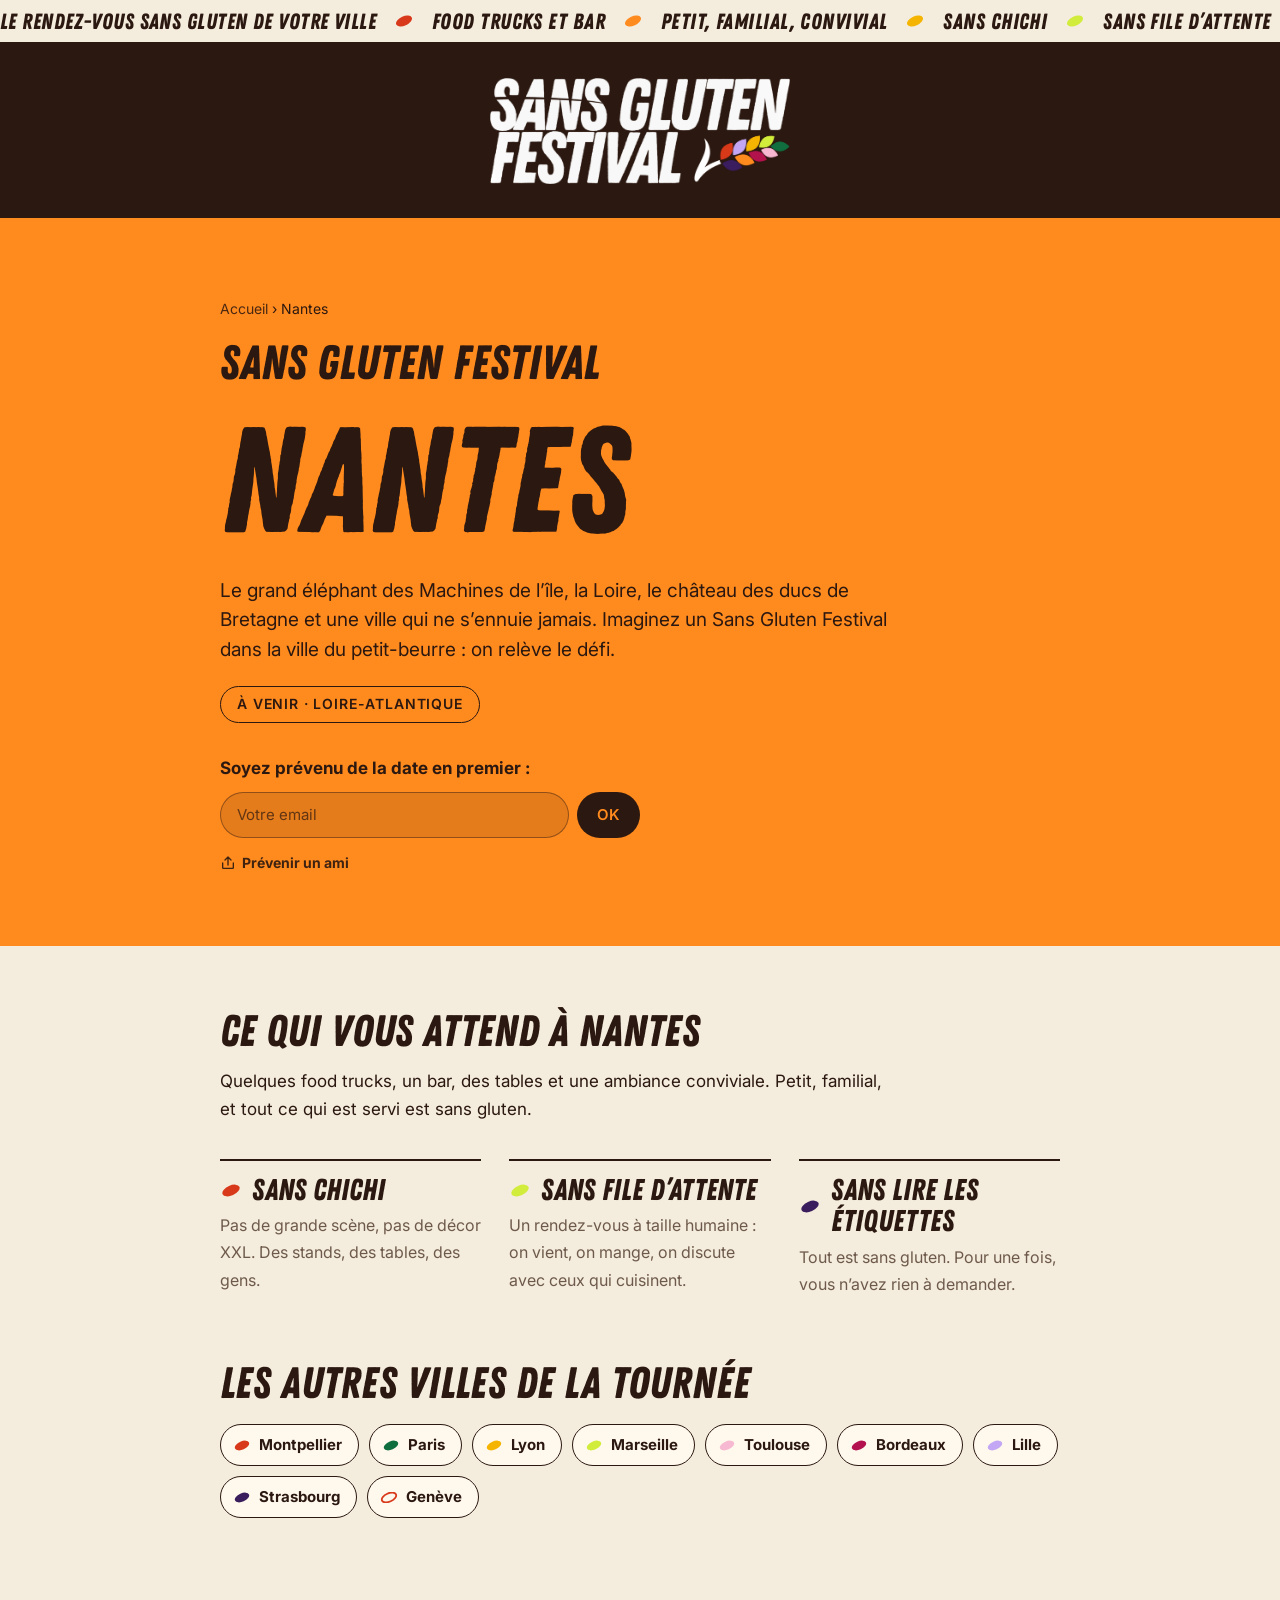
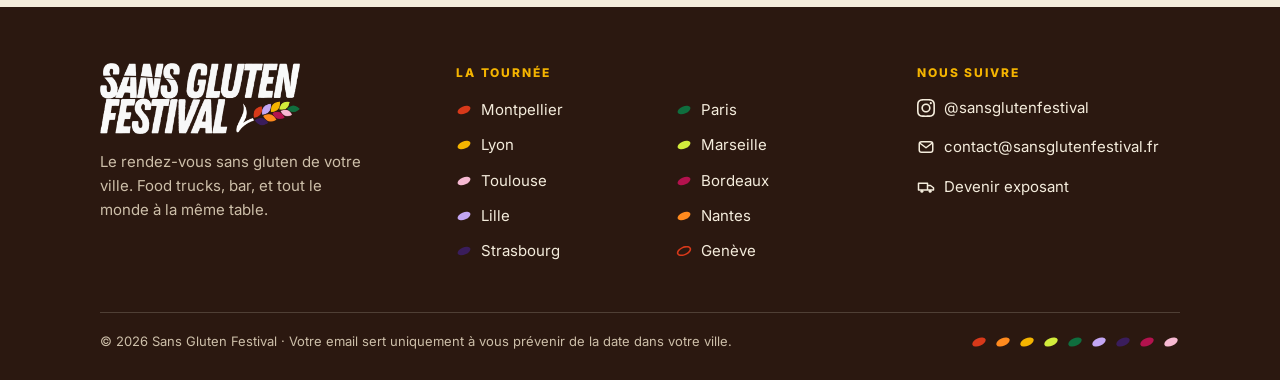
<file: nantes/index.html>
<!doctype html>
<html lang="fr">
<head>
  <meta charset="utf-8">
  <meta name="viewport" content="width=device-width, initial-scale=1">
  <title>Sans Gluten Festival Nantes · Le rendez-vous sans gluten</title>
  <meta name="description" content="Le Sans Gluten Festival arrive à Nantes : food trucks, bar et ambiance conviviale, tout sans gluten. Inscrivez-vous pour connaître la date en premier.">
  <link rel="canonical" href="https://sansglutenfestival.fr/nantes/">
  <meta name="robots" content="index, follow, max-image-preview:large">
  <meta property="og:site_name" content="Sans Gluten Festival">
  <meta property="og:title" content="Sans Gluten Festival Nantes · Le rendez-vous sans gluten">
  <meta property="og:description" content="Le Sans Gluten Festival arrive à Nantes : food trucks, bar et ambiance conviviale, tout sans gluten. Inscrivez-vous pour connaître la date en premier.">
  <meta property="og:url" content="https://sansglutenfestival.fr/nantes/">
  <meta property="og:type" content="website">
  <meta property="og:locale" content="fr_FR">
  <meta property="og:image" content="https://sansglutenfestival.fr/img/og/nantes.png">
  <meta property="og:image:width" content="1200">
  <meta property="og:image:height" content="630">
  <meta property="og:image:alt" content="Sans Gluten Festival Nantes">
  <meta name="twitter:card" content="summary_large_image">
  <meta name="theme-color" content="#2B1810">
  <link rel="icon" href="/favicon.png" type="image/png" sizes="64x64">
  <link rel="icon" href="/favicon-32.png" type="image/png" sizes="32x32">
  <link rel="apple-touch-icon" href="/apple-touch-icon.png">
  <link rel="preconnect" href="https://fonts.googleapis.com">
  <link rel="preconnect" href="https://fonts.gstatic.com" crossorigin>
  <link href="https://fonts.googleapis.com/css2?family=Inter:wght@400;500;600;700;800&display=swap" rel="stylesheet">
  <link rel="preload" href="/fonts/ZingRust-Base.woff2" as="font" type="font/woff2" crossorigin>
  <link rel="stylesheet" href="/assets/site.css">
  <script type="application/ld+json">{"@context": "https://schema.org", "@graph": [{"@type": "Organization", "@id": "https://sansglutenfestival.fr/#org", "name": "Sans Gluten Festival", "url": "https://sansglutenfestival.fr/", "logo": "https://sansglutenfestival.fr/img/logo-sgf.png", "email": "contact@sansglutenfestival.fr", "sameAs": ["https://www.instagram.com/sansglutenfestival/"], "description": "Des petits rendez-vous sans gluten dans les grandes villes : food trucks, bar et ambiance conviviale."}, {"@type": "WebPage", "@id": "https://sansglutenfestival.fr/nantes/", "url": "https://sansglutenfestival.fr/nantes/", "name": "Sans Gluten Festival Nantes · Le rendez-vous sans gluten", "inLanguage": "fr-FR", "about": {"@type": "City", "name": "Nantes"}, "isPartOf": {"@id": "https://sansglutenfestival.fr/#site"}, "breadcrumb": {"@type": "BreadcrumbList", "itemListElement": [{"@type": "ListItem", "position": 1, "name": "Accueil", "item": "https://sansglutenfestival.fr/"}, {"@type": "ListItem", "position": 2, "name": "Nantes", "item": "https://sansglutenfestival.fr/nantes/"}]}}]}</script>
</head>
<body>
  <div class="ticker" role="region" aria-label="Au programme">
    <p class="sr">Le rendez-vous sans gluten de votre ville. Food trucks et bar. Petit, familial, convivial. Sans chichi. Sans file d’attente. Sans lire les étiquettes.</p>
    <div class="tk-track" aria-hidden="true">
      <div class="tk-group"><span class="tk-item">Le rendez-vous sans gluten de votre ville</span><svg class="tk-grain" viewBox="0 0 20 12" aria-hidden="true"><ellipse cx="10" cy="6" rx="8.5" ry="4.6" transform="rotate(-24 10 6)" fill="var(--tomate)"/></svg><span class="tk-item">Food trucks et bar</span><svg class="tk-grain" viewBox="0 0 20 12" aria-hidden="true"><ellipse cx="10" cy="6" rx="8.5" ry="4.6" transform="rotate(-24 10 6)" fill="var(--abricot)"/></svg><span class="tk-item">Petit, familial, convivial</span><svg class="tk-grain" viewBox="0 0 20 12" aria-hidden="true"><ellipse cx="10" cy="6" rx="8.5" ry="4.6" transform="rotate(-24 10 6)" fill="var(--moutarde)"/></svg><span class="tk-item">Sans chichi</span><svg class="tk-grain" viewBox="0 0 20 12" aria-hidden="true"><ellipse cx="10" cy="6" rx="8.5" ry="4.6" transform="rotate(-24 10 6)" fill="var(--citron)"/></svg><span class="tk-item">Sans file d’attente</span><svg class="tk-grain" viewBox="0 0 20 12" aria-hidden="true"><ellipse cx="10" cy="6" rx="8.5" ry="4.6" transform="rotate(-24 10 6)" fill="var(--basilic)"/></svg><span class="tk-item">Sans lire les étiquettes</span><svg class="tk-grain" viewBox="0 0 20 12" aria-hidden="true"><ellipse cx="10" cy="6" rx="8.5" ry="4.6" transform="rotate(-24 10 6)" fill="var(--lavande)"/></svg><span class="tk-item">Le rendez-vous sans gluten de votre ville</span><svg class="tk-grain" viewBox="0 0 20 12" aria-hidden="true"><ellipse cx="10" cy="6" rx="8.5" ry="4.6" transform="rotate(-24 10 6)" fill="var(--prune)"/></svg><span class="tk-item">Food trucks et bar</span><svg class="tk-grain" viewBox="0 0 20 12" aria-hidden="true"><ellipse cx="10" cy="6" rx="8.5" ry="4.6" transform="rotate(-24 10 6)" fill="var(--framboise)"/></svg><span class="tk-item">Petit, familial, convivial</span><svg class="tk-grain" viewBox="0 0 20 12" aria-hidden="true"><ellipse cx="10" cy="6" rx="8.5" ry="4.6" transform="rotate(-24 10 6)" fill="var(--guimauve)"/></svg><span class="tk-item">Sans chichi</span><svg class="tk-grain" viewBox="0 0 20 12" aria-hidden="true"><ellipse cx="10" cy="6" rx="8.5" ry="4.6" transform="rotate(-24 10 6)" fill="var(--tomate)"/></svg><span class="tk-item">Sans file d’attente</span><svg class="tk-grain" viewBox="0 0 20 12" aria-hidden="true"><ellipse cx="10" cy="6" rx="8.5" ry="4.6" transform="rotate(-24 10 6)" fill="var(--abricot)"/></svg><span class="tk-item">Sans lire les étiquettes</span><svg class="tk-grain" viewBox="0 0 20 12" aria-hidden="true"><ellipse cx="10" cy="6" rx="8.5" ry="4.6" transform="rotate(-24 10 6)" fill="var(--moutarde)"/></svg></div>
      <div class="tk-group"><span class="tk-item">Le rendez-vous sans gluten de votre ville</span><svg class="tk-grain" viewBox="0 0 20 12" aria-hidden="true"><ellipse cx="10" cy="6" rx="8.5" ry="4.6" transform="rotate(-24 10 6)" fill="var(--tomate)"/></svg><span class="tk-item">Food trucks et bar</span><svg class="tk-grain" viewBox="0 0 20 12" aria-hidden="true"><ellipse cx="10" cy="6" rx="8.5" ry="4.6" transform="rotate(-24 10 6)" fill="var(--abricot)"/></svg><span class="tk-item">Petit, familial, convivial</span><svg class="tk-grain" viewBox="0 0 20 12" aria-hidden="true"><ellipse cx="10" cy="6" rx="8.5" ry="4.6" transform="rotate(-24 10 6)" fill="var(--moutarde)"/></svg><span class="tk-item">Sans chichi</span><svg class="tk-grain" viewBox="0 0 20 12" aria-hidden="true"><ellipse cx="10" cy="6" rx="8.5" ry="4.6" transform="rotate(-24 10 6)" fill="var(--citron)"/></svg><span class="tk-item">Sans file d’attente</span><svg class="tk-grain" viewBox="0 0 20 12" aria-hidden="true"><ellipse cx="10" cy="6" rx="8.5" ry="4.6" transform="rotate(-24 10 6)" fill="var(--basilic)"/></svg><span class="tk-item">Sans lire les étiquettes</span><svg class="tk-grain" viewBox="0 0 20 12" aria-hidden="true"><ellipse cx="10" cy="6" rx="8.5" ry="4.6" transform="rotate(-24 10 6)" fill="var(--lavande)"/></svg><span class="tk-item">Le rendez-vous sans gluten de votre ville</span><svg class="tk-grain" viewBox="0 0 20 12" aria-hidden="true"><ellipse cx="10" cy="6" rx="8.5" ry="4.6" transform="rotate(-24 10 6)" fill="var(--prune)"/></svg><span class="tk-item">Food trucks et bar</span><svg class="tk-grain" viewBox="0 0 20 12" aria-hidden="true"><ellipse cx="10" cy="6" rx="8.5" ry="4.6" transform="rotate(-24 10 6)" fill="var(--framboise)"/></svg><span class="tk-item">Petit, familial, convivial</span><svg class="tk-grain" viewBox="0 0 20 12" aria-hidden="true"><ellipse cx="10" cy="6" rx="8.5" ry="4.6" transform="rotate(-24 10 6)" fill="var(--guimauve)"/></svg><span class="tk-item">Sans chichi</span><svg class="tk-grain" viewBox="0 0 20 12" aria-hidden="true"><ellipse cx="10" cy="6" rx="8.5" ry="4.6" transform="rotate(-24 10 6)" fill="var(--tomate)"/></svg><span class="tk-item">Sans file d’attente</span><svg class="tk-grain" viewBox="0 0 20 12" aria-hidden="true"><ellipse cx="10" cy="6" rx="8.5" ry="4.6" transform="rotate(-24 10 6)" fill="var(--abricot)"/></svg><span class="tk-item">Sans lire les étiquettes</span><svg class="tk-grain" viewBox="0 0 20 12" aria-hidden="true"><ellipse cx="10" cy="6" rx="8.5" ry="4.6" transform="rotate(-24 10 6)" fill="var(--moutarde)"/></svg></div>
    </div>
  </div>
  <header class="site-header">
    <div class="wrap">
      <p class="logo"><a href="/" aria-label="Sans Gluten Festival, accueil"><picture>
          <source srcset="/img/logo-sgf.webp" type="image/webp">
          <img src="/img/logo-sgf.png" width="1400" height="495" alt="Sans Gluten Festival">
        </picture></a></p>
    </div>
  </header>
  <main>
    <section class="hero-city v-nantes">
      <div class="wrap">
        <p class="crumb"><a href="/">Accueil</a> › Nantes</p>
        <h1><small>Sans Gluten Festival</small><span class="name">Nantes</span></h1>
        <p class="intro">Le grand éléphant des Machines de l’île, la Loire, le château des ducs de Bretagne et une ville qui ne s’ennuie jamais. Imaginez un Sans Gluten Festival dans la ville du petit-beurre : on relève le défi.</p>
        <span class="pill">À venir · Loire-Atlantique</span>
        <div class="signup">
          <p>Soyez prévenu de la date en premier :</p>
          <form class="notify" data-city="Nantes">
            <label class="sr" for="email-nantes-page">Votre email pour être prévenu de la date à Nantes</label>
            <input type="email" id="email-nantes-page" name="email" placeholder="Votre email" autocomplete="email" required>
            <input type="checkbox" name="botcheck" class="hp" tabindex="-1" autocomplete="off" aria-hidden="true">
            <button type="submit">OK</button>
          </form>
          <a class="share" href="https://wa.me/?text=Le%20Sans%20Gluten%20Festival%20arrive%20%C3%A0%20Nantes%20%F0%9F%8C%BE%20Le%20rendez-vous%20sans%20gluten%20de%20votre%20ville%20%3A%20https%3A//sansglutenfestival.fr/nantes/" target="_blank" rel="noopener" data-url="https://sansglutenfestival.fr/nantes/" data-text="Le Sans Gluten Festival arrive à Nantes 🌾 Le rendez-vous sans gluten de votre ville : https://sansglutenfestival.fr/nantes/"><svg viewBox="0 0 24 24" aria-hidden="true"><path d="M4 12v7a1 1 0 0 0 1 1h14a1 1 0 0 0 1-1v-7M12 3v12M7.5 7.5 12 3l4.5 4.5" fill="none" stroke="currentColor" stroke-width="2" stroke-linecap="round" stroke-linejoin="round"/></svg>Prévenir un ami</a>
        </div>
      </div>
    </section>
    <section class="wrap expect" aria-labelledby="attendre">
      <h2 id="attendre">Ce qui vous attend à Nantes</h2>
      <p class="lede" style="margin-top:14px;max-width:62ch">Quelques food trucks, un bar, des tables et une ambiance conviviale. Petit, familial, et tout ce qui est servi est sans gluten.</p>
      <ul class="sans"><li><b><svg viewBox="0 0 20 12" aria-hidden="true"><ellipse cx="10" cy="6" rx="8.5" ry="4.6" transform="rotate(-24 10 6)" fill="var(--tomate)"/></svg>Sans chichi</b><span>Pas de grande scène, pas de décor XXL. Des stands, des tables, des gens.</span></li><li><b><svg viewBox="0 0 20 12" aria-hidden="true"><ellipse cx="10" cy="6" rx="8.5" ry="4.6" transform="rotate(-24 10 6)" fill="var(--citron)"/></svg>Sans file d’attente</b><span>Un rendez-vous à taille humaine : on vient, on mange, on discute avec ceux qui cuisinent.</span></li><li><b><svg viewBox="0 0 20 12" aria-hidden="true"><ellipse cx="10" cy="6" rx="8.5" ry="4.6" transform="rotate(-24 10 6)" fill="var(--prune)"/></svg>Sans lire les étiquettes</b><span>Tout est sans gluten. Pour une fois, vous n’avez rien à demander.</span></li></ul>
    </section>
    <section class="wrap others" aria-labelledby="autres">
      <h2 id="autres">Les autres villes de la tournée</h2>
      <ul class="chips"><li><a href="/montpellier/"><svg viewBox="0 0 20 12" aria-hidden="true"><ellipse cx="10" cy="6" rx="8.5" ry="4.6" transform="rotate(-24 10 6)" fill="var(--tomate)"/></svg>Montpellier</a></li><li><a href="/paris/"><svg viewBox="0 0 20 12" aria-hidden="true"><ellipse cx="10" cy="6" rx="8.5" ry="4.6" transform="rotate(-24 10 6)" fill="var(--basilic)"/></svg>Paris</a></li><li><a href="/lyon/"><svg viewBox="0 0 20 12" aria-hidden="true"><ellipse cx="10" cy="6" rx="8.5" ry="4.6" transform="rotate(-24 10 6)" fill="var(--moutarde)"/></svg>Lyon</a></li><li><a href="/marseille/"><svg viewBox="0 0 20 12" aria-hidden="true"><ellipse cx="10" cy="6" rx="8.5" ry="4.6" transform="rotate(-24 10 6)" fill="var(--citron)"/></svg>Marseille</a></li><li><a href="/toulouse/"><svg viewBox="0 0 20 12" aria-hidden="true"><ellipse cx="10" cy="6" rx="8.5" ry="4.6" transform="rotate(-24 10 6)" fill="var(--guimauve)"/></svg>Toulouse</a></li><li><a href="/bordeaux/"><svg viewBox="0 0 20 12" aria-hidden="true"><ellipse cx="10" cy="6" rx="8.5" ry="4.6" transform="rotate(-24 10 6)" fill="var(--framboise)"/></svg>Bordeaux</a></li><li><a href="/lille/"><svg viewBox="0 0 20 12" aria-hidden="true"><ellipse cx="10" cy="6" rx="8.5" ry="4.6" transform="rotate(-24 10 6)" fill="var(--lavande)"/></svg>Lille</a></li><li><a href="/strasbourg/"><svg viewBox="0 0 20 12" aria-hidden="true"><ellipse cx="10" cy="6" rx="8.5" ry="4.6" transform="rotate(-24 10 6)" fill="var(--prune)"/></svg>Strasbourg</a></li><li><a href="/geneve/"><svg viewBox="0 0 20 12" aria-hidden="true"><ellipse cx="10" cy="6" rx="8.5" ry="4.6" transform="rotate(-24 10 6)" fill="none" stroke="var(--tomate)" stroke-width="2"/></svg>Genève</a></li></ul>
    </section>
  </main>
  <footer class="site-footer">
    <div class="wrap wide">
      <div class="foot-top">
        <div class="foot-brand">
          <img src="/img/logo-sgf.png" width="1400" height="495" alt="Sans Gluten Festival" loading="lazy">
          <p>Le rendez-vous sans gluten de votre ville. Food trucks, bar, et tout le monde à la même table.</p>
        </div>
        <nav class="foot-col" aria-label="Les villes">
          <h2>La tournée</h2>
          <ul class="foot-cities"><li><a href="/montpellier/"><svg viewBox="0 0 20 12" aria-hidden="true"><ellipse cx="10" cy="6" rx="8.5" ry="4.6" transform="rotate(-24 10 6)" fill="var(--tomate)"/></svg>Montpellier</a></li><li><a href="/paris/"><svg viewBox="0 0 20 12" aria-hidden="true"><ellipse cx="10" cy="6" rx="8.5" ry="4.6" transform="rotate(-24 10 6)" fill="var(--basilic)"/></svg>Paris</a></li><li><a href="/lyon/"><svg viewBox="0 0 20 12" aria-hidden="true"><ellipse cx="10" cy="6" rx="8.5" ry="4.6" transform="rotate(-24 10 6)" fill="var(--moutarde)"/></svg>Lyon</a></li><li><a href="/marseille/"><svg viewBox="0 0 20 12" aria-hidden="true"><ellipse cx="10" cy="6" rx="8.5" ry="4.6" transform="rotate(-24 10 6)" fill="var(--citron)"/></svg>Marseille</a></li><li><a href="/toulouse/"><svg viewBox="0 0 20 12" aria-hidden="true"><ellipse cx="10" cy="6" rx="8.5" ry="4.6" transform="rotate(-24 10 6)" fill="var(--guimauve)"/></svg>Toulouse</a></li><li><a href="/bordeaux/"><svg viewBox="0 0 20 12" aria-hidden="true"><ellipse cx="10" cy="6" rx="8.5" ry="4.6" transform="rotate(-24 10 6)" fill="var(--framboise)"/></svg>Bordeaux</a></li><li><a href="/lille/"><svg viewBox="0 0 20 12" aria-hidden="true"><ellipse cx="10" cy="6" rx="8.5" ry="4.6" transform="rotate(-24 10 6)" fill="var(--lavande)"/></svg>Lille</a></li><li><a href="/nantes/"><svg viewBox="0 0 20 12" aria-hidden="true"><ellipse cx="10" cy="6" rx="8.5" ry="4.6" transform="rotate(-24 10 6)" fill="var(--abricot)"/></svg>Nantes</a></li><li><a href="/strasbourg/"><svg viewBox="0 0 20 12" aria-hidden="true"><ellipse cx="10" cy="6" rx="8.5" ry="4.6" transform="rotate(-24 10 6)" fill="var(--prune)"/></svg>Strasbourg</a></li><li><a href="/geneve/"><svg viewBox="0 0 20 12" aria-hidden="true"><ellipse cx="10" cy="6" rx="8.5" ry="4.6" transform="rotate(-24 10 6)" fill="none" stroke="var(--tomate)" stroke-width="2"/></svg>Genève</a></li></ul>
        </nav>
        <div class="foot-col">
          <h2>Nous suivre</h2>
          <ul class="foot-links">
            <li><a href="https://www.instagram.com/sansglutenfestival/" rel="noopener" target="_blank"><svg viewBox="0 0 24 24" aria-hidden="true"><path fill="currentColor" d="M7.0301.084c-1.2768.0602-2.1487.264-2.911.5634-.7888.3075-1.4575.72-2.1228 1.3877-.6652.6677-1.075 1.3368-1.3802 2.127-.2954.7638-.4956 1.6365-.552 2.914-.0564 1.2775-.0689 1.6882-.0626 4.947.0062 3.2586.0206 3.6671.0825 4.9473.061 1.2765.264 2.1482.5635 2.9107.308.7889.72 1.4573 1.388 2.1228.6679.6655 1.3365 1.0743 2.1285 1.38.7632.295 1.6361.4961 2.9134.552 1.2773.056 1.6884.069 4.9462.0627 3.2578-.0062 3.668-.0207 4.9478-.0814 1.28-.0607 2.147-.2652 2.9098-.5633.7889-.3086 1.4578-.72 2.1228-1.3881.665-.6682 1.0745-1.3378 1.3795-2.1284.2957-.7632.4966-1.636.552-2.9124.056-1.2809.0692-1.6898.063-4.948-.0063-3.2583-.021-3.6668-.0817-4.9465-.0607-1.2797-.264-2.1487-.5633-2.9117-.3084-.7889-.72-1.4568-1.3876-2.1228C21.2982 1.33 20.628.9208 19.8378.6165 19.074.321 18.2017.1197 16.9244.0645 15.6471.0093 15.236-.005 11.977.0014 8.718.0076 8.31.0215 7.0301.0839m.1402 21.6932c-1.17-.0509-1.8053-.2453-2.2287-.408-.5606-.216-.96-.4771-1.3819-.895-.422-.4178-.6811-.8186-.9-1.378-.1644-.4234-.3624-1.058-.4171-2.228-.0595-1.2645-.072-1.6442-.079-4.848-.007-3.2037.0053-3.583.0607-4.848.05-1.169.2456-1.805.408-2.2282.216-.5613.4762-.96.895-1.3816.4188-.4217.8184-.6814 1.3783-.9003.423-.1651 1.0575-.3614 2.227-.4171 1.2655-.06 1.6447-.072 4.848-.079 3.2033-.007 3.5835.005 4.8495.0608 1.169.0508 1.8053.2445 2.228.408.5608.216.96.4754 1.3816.895.4217.4194.6816.8176.9005 1.3787.1653.4217.3617 1.056.4169 2.2263.0602 1.2655.0739 1.645.0796 4.848.0058 3.203-.0055 3.5834-.061 4.848-.051 1.17-.245 1.8055-.408 2.2294-.216.5604-.4763.96-.8954 1.3814-.419.4215-.8181.6811-1.3783.9-.4224.1649-1.0577.3617-2.2262.4174-1.2656.0595-1.6448.072-4.8493.079-3.2045.007-3.5825-.006-4.848-.0608M16.953 5.5864A1.44 1.44 0 1 0 18.39 4.144a1.44 1.44 0 0 0-1.437 1.4424M5.8385 12.012c.0067 3.4032 2.7706 6.1557 6.173 6.1493 3.4026-.0065 6.157-2.7701 6.1506-6.1733-.0065-3.4032-2.771-6.1565-6.174-6.1498-3.403.0067-6.156 2.771-6.1496 6.1738M8 12.0077a4 4 0 1 1 4.008 3.9921A3.9996 3.9996 0 0 1 8 12.0077"/></svg>@sansglutenfestival</a></li>
            <li><a href="mailto:contact@sansglutenfestival.fr"><svg viewBox="0 0 24 24" aria-hidden="true"><rect x="3" y="5" width="18" height="14" rx="3" fill="none" stroke="currentColor" stroke-width="2"/><path d="M4 7l8 6 8-6" fill="none" stroke="currentColor" stroke-width="2" stroke-linejoin="round"/></svg>contact@sansglutenfestival.fr</a></li>
            <li><a href="mailto:contact@sansglutenfestival.fr?subject=Devenir%20exposant%20%E2%80%94%20Sans%20Gluten%20Festival"><svg viewBox="0 0 24 24" aria-hidden="true"><path d="M2 7h12v9H2zM14 10h4l4 3v3h-8z" fill="none" stroke="currentColor" stroke-width="2" stroke-linejoin="round"/><circle cx="6.5" cy="17.5" r="2" fill="currentColor"/><circle cx="17.5" cy="17.5" r="2" fill="currentColor"/></svg>Devenir exposant</a></li>
          </ul>
        </div>
      </div>
      <div class="foot-bottom">
        <p>© 2026 Sans Gluten Festival · Votre email sert uniquement à vous prévenir de la date dans votre ville.</p>
        <div class="foot-grains" aria-hidden="true"><svg viewBox="0 0 20 12" aria-hidden="true"><ellipse cx="10" cy="6" rx="8.5" ry="4.6" transform="rotate(-24 10 6)" fill="var(--tomate)"/></svg><svg viewBox="0 0 20 12" aria-hidden="true"><ellipse cx="10" cy="6" rx="8.5" ry="4.6" transform="rotate(-24 10 6)" fill="var(--abricot)"/></svg><svg viewBox="0 0 20 12" aria-hidden="true"><ellipse cx="10" cy="6" rx="8.5" ry="4.6" transform="rotate(-24 10 6)" fill="var(--moutarde)"/></svg><svg viewBox="0 0 20 12" aria-hidden="true"><ellipse cx="10" cy="6" rx="8.5" ry="4.6" transform="rotate(-24 10 6)" fill="var(--citron)"/></svg><svg viewBox="0 0 20 12" aria-hidden="true"><ellipse cx="10" cy="6" rx="8.5" ry="4.6" transform="rotate(-24 10 6)" fill="var(--basilic)"/></svg><svg viewBox="0 0 20 12" aria-hidden="true"><ellipse cx="10" cy="6" rx="8.5" ry="4.6" transform="rotate(-24 10 6)" fill="var(--lavande)"/></svg><svg viewBox="0 0 20 12" aria-hidden="true"><ellipse cx="10" cy="6" rx="8.5" ry="4.6" transform="rotate(-24 10 6)" fill="var(--prune)"/></svg><svg viewBox="0 0 20 12" aria-hidden="true"><ellipse cx="10" cy="6" rx="8.5" ry="4.6" transform="rotate(-24 10 6)" fill="var(--framboise)"/></svg><svg viewBox="0 0 20 12" aria-hidden="true"><ellipse cx="10" cy="6" rx="8.5" ry="4.6" transform="rotate(-24 10 6)" fill="var(--guimauve)"/></svg></div>
      </div>
    </div>
  </footer>
  <script src="/assets/site.js" defer></script>
</body>
</html>
</file>
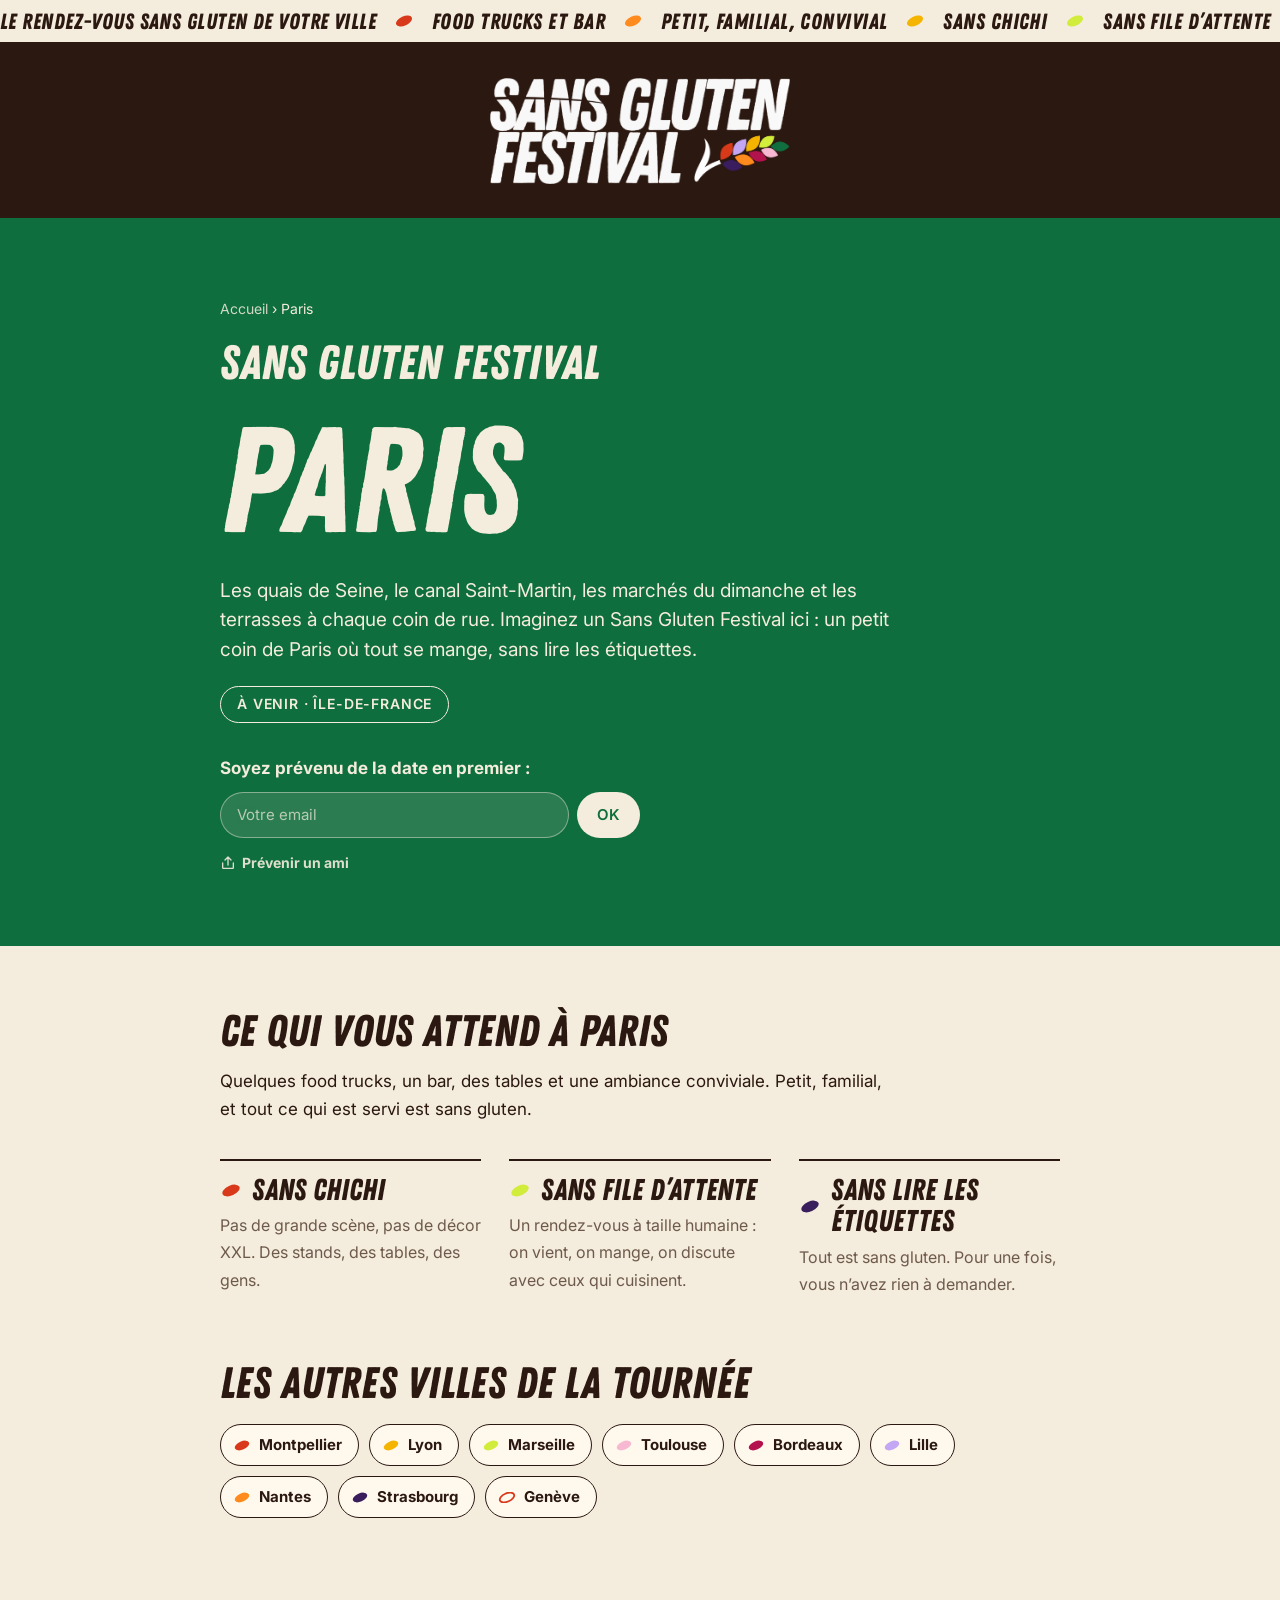
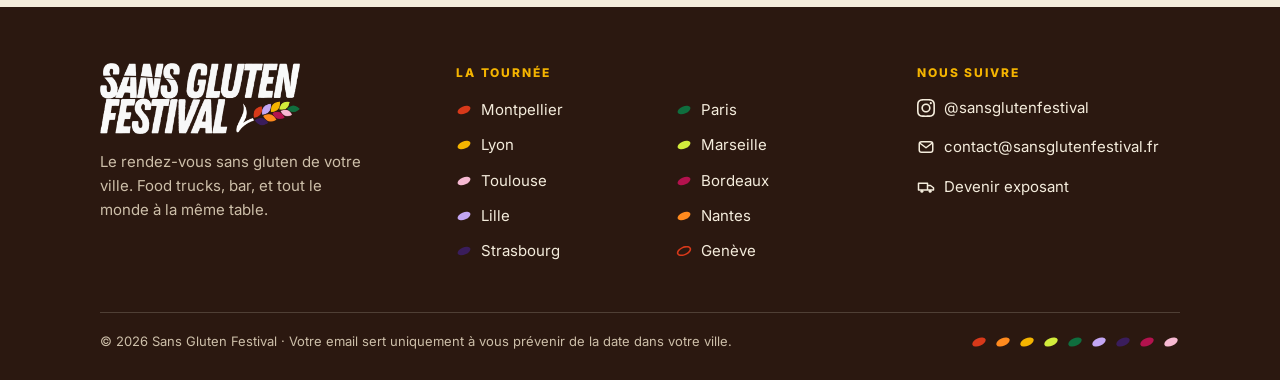
<file: paris/index.html>
<!doctype html>
<html lang="fr">
<head>
  <meta charset="utf-8">
  <meta name="viewport" content="width=device-width, initial-scale=1">
  <title>Sans Gluten Festival Paris · Le rendez-vous sans gluten</title>
  <meta name="description" content="Le Sans Gluten Festival arrive à Paris : food trucks, bar et ambiance conviviale, tout sans gluten. Inscrivez-vous pour connaître la date en premier.">
  <link rel="canonical" href="https://sansglutenfestival.fr/paris/">
  <meta name="robots" content="index, follow, max-image-preview:large">
  <meta property="og:site_name" content="Sans Gluten Festival">
  <meta property="og:title" content="Sans Gluten Festival Paris · Le rendez-vous sans gluten">
  <meta property="og:description" content="Le Sans Gluten Festival arrive à Paris : food trucks, bar et ambiance conviviale, tout sans gluten. Inscrivez-vous pour connaître la date en premier.">
  <meta property="og:url" content="https://sansglutenfestival.fr/paris/">
  <meta property="og:type" content="website">
  <meta property="og:locale" content="fr_FR">
  <meta property="og:image" content="https://sansglutenfestival.fr/img/og/paris.png">
  <meta property="og:image:width" content="1200">
  <meta property="og:image:height" content="630">
  <meta property="og:image:alt" content="Sans Gluten Festival Paris">
  <meta name="twitter:card" content="summary_large_image">
  <meta name="theme-color" content="#2B1810">
  <link rel="icon" href="/favicon.png" type="image/png" sizes="64x64">
  <link rel="icon" href="/favicon-32.png" type="image/png" sizes="32x32">
  <link rel="apple-touch-icon" href="/apple-touch-icon.png">
  <link rel="preconnect" href="https://fonts.googleapis.com">
  <link rel="preconnect" href="https://fonts.gstatic.com" crossorigin>
  <link href="https://fonts.googleapis.com/css2?family=Inter:wght@400;500;600;700;800&display=swap" rel="stylesheet">
  <link rel="preload" href="/fonts/ZingRust-Base.woff2" as="font" type="font/woff2" crossorigin>
  <link rel="stylesheet" href="/assets/site.css">
  <script type="application/ld+json">{"@context": "https://schema.org", "@graph": [{"@type": "Organization", "@id": "https://sansglutenfestival.fr/#org", "name": "Sans Gluten Festival", "url": "https://sansglutenfestival.fr/", "logo": "https://sansglutenfestival.fr/img/logo-sgf.png", "email": "contact@sansglutenfestival.fr", "sameAs": ["https://www.instagram.com/sansglutenfestival/"], "description": "Des petits rendez-vous sans gluten dans les grandes villes : food trucks, bar et ambiance conviviale."}, {"@type": "WebPage", "@id": "https://sansglutenfestival.fr/paris/", "url": "https://sansglutenfestival.fr/paris/", "name": "Sans Gluten Festival Paris · Le rendez-vous sans gluten", "inLanguage": "fr-FR", "about": {"@type": "City", "name": "Paris"}, "isPartOf": {"@id": "https://sansglutenfestival.fr/#site"}, "breadcrumb": {"@type": "BreadcrumbList", "itemListElement": [{"@type": "ListItem", "position": 1, "name": "Accueil", "item": "https://sansglutenfestival.fr/"}, {"@type": "ListItem", "position": 2, "name": "Paris", "item": "https://sansglutenfestival.fr/paris/"}]}}]}</script>
</head>
<body>
  <div class="ticker" role="region" aria-label="Au programme">
    <p class="sr">Le rendez-vous sans gluten de votre ville. Food trucks et bar. Petit, familial, convivial. Sans chichi. Sans file d’attente. Sans lire les étiquettes.</p>
    <div class="tk-track" aria-hidden="true">
      <div class="tk-group"><span class="tk-item">Le rendez-vous sans gluten de votre ville</span><svg class="tk-grain" viewBox="0 0 20 12" aria-hidden="true"><ellipse cx="10" cy="6" rx="8.5" ry="4.6" transform="rotate(-24 10 6)" fill="var(--tomate)"/></svg><span class="tk-item">Food trucks et bar</span><svg class="tk-grain" viewBox="0 0 20 12" aria-hidden="true"><ellipse cx="10" cy="6" rx="8.5" ry="4.6" transform="rotate(-24 10 6)" fill="var(--abricot)"/></svg><span class="tk-item">Petit, familial, convivial</span><svg class="tk-grain" viewBox="0 0 20 12" aria-hidden="true"><ellipse cx="10" cy="6" rx="8.5" ry="4.6" transform="rotate(-24 10 6)" fill="var(--moutarde)"/></svg><span class="tk-item">Sans chichi</span><svg class="tk-grain" viewBox="0 0 20 12" aria-hidden="true"><ellipse cx="10" cy="6" rx="8.5" ry="4.6" transform="rotate(-24 10 6)" fill="var(--citron)"/></svg><span class="tk-item">Sans file d’attente</span><svg class="tk-grain" viewBox="0 0 20 12" aria-hidden="true"><ellipse cx="10" cy="6" rx="8.5" ry="4.6" transform="rotate(-24 10 6)" fill="var(--basilic)"/></svg><span class="tk-item">Sans lire les étiquettes</span><svg class="tk-grain" viewBox="0 0 20 12" aria-hidden="true"><ellipse cx="10" cy="6" rx="8.5" ry="4.6" transform="rotate(-24 10 6)" fill="var(--lavande)"/></svg><span class="tk-item">Le rendez-vous sans gluten de votre ville</span><svg class="tk-grain" viewBox="0 0 20 12" aria-hidden="true"><ellipse cx="10" cy="6" rx="8.5" ry="4.6" transform="rotate(-24 10 6)" fill="var(--prune)"/></svg><span class="tk-item">Food trucks et bar</span><svg class="tk-grain" viewBox="0 0 20 12" aria-hidden="true"><ellipse cx="10" cy="6" rx="8.5" ry="4.6" transform="rotate(-24 10 6)" fill="var(--framboise)"/></svg><span class="tk-item">Petit, familial, convivial</span><svg class="tk-grain" viewBox="0 0 20 12" aria-hidden="true"><ellipse cx="10" cy="6" rx="8.5" ry="4.6" transform="rotate(-24 10 6)" fill="var(--guimauve)"/></svg><span class="tk-item">Sans chichi</span><svg class="tk-grain" viewBox="0 0 20 12" aria-hidden="true"><ellipse cx="10" cy="6" rx="8.5" ry="4.6" transform="rotate(-24 10 6)" fill="var(--tomate)"/></svg><span class="tk-item">Sans file d’attente</span><svg class="tk-grain" viewBox="0 0 20 12" aria-hidden="true"><ellipse cx="10" cy="6" rx="8.5" ry="4.6" transform="rotate(-24 10 6)" fill="var(--abricot)"/></svg><span class="tk-item">Sans lire les étiquettes</span><svg class="tk-grain" viewBox="0 0 20 12" aria-hidden="true"><ellipse cx="10" cy="6" rx="8.5" ry="4.6" transform="rotate(-24 10 6)" fill="var(--moutarde)"/></svg></div>
      <div class="tk-group"><span class="tk-item">Le rendez-vous sans gluten de votre ville</span><svg class="tk-grain" viewBox="0 0 20 12" aria-hidden="true"><ellipse cx="10" cy="6" rx="8.5" ry="4.6" transform="rotate(-24 10 6)" fill="var(--tomate)"/></svg><span class="tk-item">Food trucks et bar</span><svg class="tk-grain" viewBox="0 0 20 12" aria-hidden="true"><ellipse cx="10" cy="6" rx="8.5" ry="4.6" transform="rotate(-24 10 6)" fill="var(--abricot)"/></svg><span class="tk-item">Petit, familial, convivial</span><svg class="tk-grain" viewBox="0 0 20 12" aria-hidden="true"><ellipse cx="10" cy="6" rx="8.5" ry="4.6" transform="rotate(-24 10 6)" fill="var(--moutarde)"/></svg><span class="tk-item">Sans chichi</span><svg class="tk-grain" viewBox="0 0 20 12" aria-hidden="true"><ellipse cx="10" cy="6" rx="8.5" ry="4.6" transform="rotate(-24 10 6)" fill="var(--citron)"/></svg><span class="tk-item">Sans file d’attente</span><svg class="tk-grain" viewBox="0 0 20 12" aria-hidden="true"><ellipse cx="10" cy="6" rx="8.5" ry="4.6" transform="rotate(-24 10 6)" fill="var(--basilic)"/></svg><span class="tk-item">Sans lire les étiquettes</span><svg class="tk-grain" viewBox="0 0 20 12" aria-hidden="true"><ellipse cx="10" cy="6" rx="8.5" ry="4.6" transform="rotate(-24 10 6)" fill="var(--lavande)"/></svg><span class="tk-item">Le rendez-vous sans gluten de votre ville</span><svg class="tk-grain" viewBox="0 0 20 12" aria-hidden="true"><ellipse cx="10" cy="6" rx="8.5" ry="4.6" transform="rotate(-24 10 6)" fill="var(--prune)"/></svg><span class="tk-item">Food trucks et bar</span><svg class="tk-grain" viewBox="0 0 20 12" aria-hidden="true"><ellipse cx="10" cy="6" rx="8.5" ry="4.6" transform="rotate(-24 10 6)" fill="var(--framboise)"/></svg><span class="tk-item">Petit, familial, convivial</span><svg class="tk-grain" viewBox="0 0 20 12" aria-hidden="true"><ellipse cx="10" cy="6" rx="8.5" ry="4.6" transform="rotate(-24 10 6)" fill="var(--guimauve)"/></svg><span class="tk-item">Sans chichi</span><svg class="tk-grain" viewBox="0 0 20 12" aria-hidden="true"><ellipse cx="10" cy="6" rx="8.5" ry="4.6" transform="rotate(-24 10 6)" fill="var(--tomate)"/></svg><span class="tk-item">Sans file d’attente</span><svg class="tk-grain" viewBox="0 0 20 12" aria-hidden="true"><ellipse cx="10" cy="6" rx="8.5" ry="4.6" transform="rotate(-24 10 6)" fill="var(--abricot)"/></svg><span class="tk-item">Sans lire les étiquettes</span><svg class="tk-grain" viewBox="0 0 20 12" aria-hidden="true"><ellipse cx="10" cy="6" rx="8.5" ry="4.6" transform="rotate(-24 10 6)" fill="var(--moutarde)"/></svg></div>
    </div>
  </div>
  <header class="site-header">
    <div class="wrap">
      <p class="logo"><a href="/" aria-label="Sans Gluten Festival, accueil"><picture>
          <source srcset="/img/logo-sgf.webp" type="image/webp">
          <img src="/img/logo-sgf.png" width="1400" height="495" alt="Sans Gluten Festival">
        </picture></a></p>
    </div>
  </header>
  <main>
    <section class="hero-city v-paris">
      <div class="wrap">
        <p class="crumb"><a href="/">Accueil</a> › Paris</p>
        <h1><small>Sans Gluten Festival</small><span class="name">Paris</span></h1>
        <p class="intro">Les quais de Seine, le canal Saint-Martin, les marchés du dimanche et les terrasses à chaque coin de rue. Imaginez un Sans Gluten Festival ici : un petit coin de Paris où tout se mange, sans lire les étiquettes.</p>
        <span class="pill">À venir · Île-de-France</span>
        <div class="signup">
          <p>Soyez prévenu de la date en premier :</p>
          <form class="notify" data-city="Paris">
            <label class="sr" for="email-paris-page">Votre email pour être prévenu de la date à Paris</label>
            <input type="email" id="email-paris-page" name="email" placeholder="Votre email" autocomplete="email" required>
            <input type="checkbox" name="botcheck" class="hp" tabindex="-1" autocomplete="off" aria-hidden="true">
            <button type="submit">OK</button>
          </form>
          <a class="share" href="https://wa.me/?text=Le%20Sans%20Gluten%20Festival%20arrive%20%C3%A0%20Paris%20%F0%9F%8C%BE%20Le%20rendez-vous%20sans%20gluten%20de%20votre%20ville%20%3A%20https%3A//sansglutenfestival.fr/paris/" target="_blank" rel="noopener" data-url="https://sansglutenfestival.fr/paris/" data-text="Le Sans Gluten Festival arrive à Paris 🌾 Le rendez-vous sans gluten de votre ville : https://sansglutenfestival.fr/paris/"><svg viewBox="0 0 24 24" aria-hidden="true"><path d="M4 12v7a1 1 0 0 0 1 1h14a1 1 0 0 0 1-1v-7M12 3v12M7.5 7.5 12 3l4.5 4.5" fill="none" stroke="currentColor" stroke-width="2" stroke-linecap="round" stroke-linejoin="round"/></svg>Prévenir un ami</a>
        </div>
      </div>
    </section>
    <section class="wrap expect" aria-labelledby="attendre">
      <h2 id="attendre">Ce qui vous attend à Paris</h2>
      <p class="lede" style="margin-top:14px;max-width:62ch">Quelques food trucks, un bar, des tables et une ambiance conviviale. Petit, familial, et tout ce qui est servi est sans gluten.</p>
      <ul class="sans"><li><b><svg viewBox="0 0 20 12" aria-hidden="true"><ellipse cx="10" cy="6" rx="8.5" ry="4.6" transform="rotate(-24 10 6)" fill="var(--tomate)"/></svg>Sans chichi</b><span>Pas de grande scène, pas de décor XXL. Des stands, des tables, des gens.</span></li><li><b><svg viewBox="0 0 20 12" aria-hidden="true"><ellipse cx="10" cy="6" rx="8.5" ry="4.6" transform="rotate(-24 10 6)" fill="var(--citron)"/></svg>Sans file d’attente</b><span>Un rendez-vous à taille humaine : on vient, on mange, on discute avec ceux qui cuisinent.</span></li><li><b><svg viewBox="0 0 20 12" aria-hidden="true"><ellipse cx="10" cy="6" rx="8.5" ry="4.6" transform="rotate(-24 10 6)" fill="var(--prune)"/></svg>Sans lire les étiquettes</b><span>Tout est sans gluten. Pour une fois, vous n’avez rien à demander.</span></li></ul>
    </section>
    <section class="wrap others" aria-labelledby="autres">
      <h2 id="autres">Les autres villes de la tournée</h2>
      <ul class="chips"><li><a href="/montpellier/"><svg viewBox="0 0 20 12" aria-hidden="true"><ellipse cx="10" cy="6" rx="8.5" ry="4.6" transform="rotate(-24 10 6)" fill="var(--tomate)"/></svg>Montpellier</a></li><li><a href="/lyon/"><svg viewBox="0 0 20 12" aria-hidden="true"><ellipse cx="10" cy="6" rx="8.5" ry="4.6" transform="rotate(-24 10 6)" fill="var(--moutarde)"/></svg>Lyon</a></li><li><a href="/marseille/"><svg viewBox="0 0 20 12" aria-hidden="true"><ellipse cx="10" cy="6" rx="8.5" ry="4.6" transform="rotate(-24 10 6)" fill="var(--citron)"/></svg>Marseille</a></li><li><a href="/toulouse/"><svg viewBox="0 0 20 12" aria-hidden="true"><ellipse cx="10" cy="6" rx="8.5" ry="4.6" transform="rotate(-24 10 6)" fill="var(--guimauve)"/></svg>Toulouse</a></li><li><a href="/bordeaux/"><svg viewBox="0 0 20 12" aria-hidden="true"><ellipse cx="10" cy="6" rx="8.5" ry="4.6" transform="rotate(-24 10 6)" fill="var(--framboise)"/></svg>Bordeaux</a></li><li><a href="/lille/"><svg viewBox="0 0 20 12" aria-hidden="true"><ellipse cx="10" cy="6" rx="8.5" ry="4.6" transform="rotate(-24 10 6)" fill="var(--lavande)"/></svg>Lille</a></li><li><a href="/nantes/"><svg viewBox="0 0 20 12" aria-hidden="true"><ellipse cx="10" cy="6" rx="8.5" ry="4.6" transform="rotate(-24 10 6)" fill="var(--abricot)"/></svg>Nantes</a></li><li><a href="/strasbourg/"><svg viewBox="0 0 20 12" aria-hidden="true"><ellipse cx="10" cy="6" rx="8.5" ry="4.6" transform="rotate(-24 10 6)" fill="var(--prune)"/></svg>Strasbourg</a></li><li><a href="/geneve/"><svg viewBox="0 0 20 12" aria-hidden="true"><ellipse cx="10" cy="6" rx="8.5" ry="4.6" transform="rotate(-24 10 6)" fill="none" stroke="var(--tomate)" stroke-width="2"/></svg>Genève</a></li></ul>
    </section>
  </main>
  <footer class="site-footer">
    <div class="wrap wide">
      <div class="foot-top">
        <div class="foot-brand">
          <img src="/img/logo-sgf.png" width="1400" height="495" alt="Sans Gluten Festival" loading="lazy">
          <p>Le rendez-vous sans gluten de votre ville. Food trucks, bar, et tout le monde à la même table.</p>
        </div>
        <nav class="foot-col" aria-label="Les villes">
          <h2>La tournée</h2>
          <ul class="foot-cities"><li><a href="/montpellier/"><svg viewBox="0 0 20 12" aria-hidden="true"><ellipse cx="10" cy="6" rx="8.5" ry="4.6" transform="rotate(-24 10 6)" fill="var(--tomate)"/></svg>Montpellier</a></li><li><a href="/paris/"><svg viewBox="0 0 20 12" aria-hidden="true"><ellipse cx="10" cy="6" rx="8.5" ry="4.6" transform="rotate(-24 10 6)" fill="var(--basilic)"/></svg>Paris</a></li><li><a href="/lyon/"><svg viewBox="0 0 20 12" aria-hidden="true"><ellipse cx="10" cy="6" rx="8.5" ry="4.6" transform="rotate(-24 10 6)" fill="var(--moutarde)"/></svg>Lyon</a></li><li><a href="/marseille/"><svg viewBox="0 0 20 12" aria-hidden="true"><ellipse cx="10" cy="6" rx="8.5" ry="4.6" transform="rotate(-24 10 6)" fill="var(--citron)"/></svg>Marseille</a></li><li><a href="/toulouse/"><svg viewBox="0 0 20 12" aria-hidden="true"><ellipse cx="10" cy="6" rx="8.5" ry="4.6" transform="rotate(-24 10 6)" fill="var(--guimauve)"/></svg>Toulouse</a></li><li><a href="/bordeaux/"><svg viewBox="0 0 20 12" aria-hidden="true"><ellipse cx="10" cy="6" rx="8.5" ry="4.6" transform="rotate(-24 10 6)" fill="var(--framboise)"/></svg>Bordeaux</a></li><li><a href="/lille/"><svg viewBox="0 0 20 12" aria-hidden="true"><ellipse cx="10" cy="6" rx="8.5" ry="4.6" transform="rotate(-24 10 6)" fill="var(--lavande)"/></svg>Lille</a></li><li><a href="/nantes/"><svg viewBox="0 0 20 12" aria-hidden="true"><ellipse cx="10" cy="6" rx="8.5" ry="4.6" transform="rotate(-24 10 6)" fill="var(--abricot)"/></svg>Nantes</a></li><li><a href="/strasbourg/"><svg viewBox="0 0 20 12" aria-hidden="true"><ellipse cx="10" cy="6" rx="8.5" ry="4.6" transform="rotate(-24 10 6)" fill="var(--prune)"/></svg>Strasbourg</a></li><li><a href="/geneve/"><svg viewBox="0 0 20 12" aria-hidden="true"><ellipse cx="10" cy="6" rx="8.5" ry="4.6" transform="rotate(-24 10 6)" fill="none" stroke="var(--tomate)" stroke-width="2"/></svg>Genève</a></li></ul>
        </nav>
        <div class="foot-col">
          <h2>Nous suivre</h2>
          <ul class="foot-links">
            <li><a href="https://www.instagram.com/sansglutenfestival/" rel="noopener" target="_blank"><svg viewBox="0 0 24 24" aria-hidden="true"><path fill="currentColor" d="M7.0301.084c-1.2768.0602-2.1487.264-2.911.5634-.7888.3075-1.4575.72-2.1228 1.3877-.6652.6677-1.075 1.3368-1.3802 2.127-.2954.7638-.4956 1.6365-.552 2.914-.0564 1.2775-.0689 1.6882-.0626 4.947.0062 3.2586.0206 3.6671.0825 4.9473.061 1.2765.264 2.1482.5635 2.9107.308.7889.72 1.4573 1.388 2.1228.6679.6655 1.3365 1.0743 2.1285 1.38.7632.295 1.6361.4961 2.9134.552 1.2773.056 1.6884.069 4.9462.0627 3.2578-.0062 3.668-.0207 4.9478-.0814 1.28-.0607 2.147-.2652 2.9098-.5633.7889-.3086 1.4578-.72 2.1228-1.3881.665-.6682 1.0745-1.3378 1.3795-2.1284.2957-.7632.4966-1.636.552-2.9124.056-1.2809.0692-1.6898.063-4.948-.0063-3.2583-.021-3.6668-.0817-4.9465-.0607-1.2797-.264-2.1487-.5633-2.9117-.3084-.7889-.72-1.4568-1.3876-2.1228C21.2982 1.33 20.628.9208 19.8378.6165 19.074.321 18.2017.1197 16.9244.0645 15.6471.0093 15.236-.005 11.977.0014 8.718.0076 8.31.0215 7.0301.0839m.1402 21.6932c-1.17-.0509-1.8053-.2453-2.2287-.408-.5606-.216-.96-.4771-1.3819-.895-.422-.4178-.6811-.8186-.9-1.378-.1644-.4234-.3624-1.058-.4171-2.228-.0595-1.2645-.072-1.6442-.079-4.848-.007-3.2037.0053-3.583.0607-4.848.05-1.169.2456-1.805.408-2.2282.216-.5613.4762-.96.895-1.3816.4188-.4217.8184-.6814 1.3783-.9003.423-.1651 1.0575-.3614 2.227-.4171 1.2655-.06 1.6447-.072 4.848-.079 3.2033-.007 3.5835.005 4.8495.0608 1.169.0508 1.8053.2445 2.228.408.5608.216.96.4754 1.3816.895.4217.4194.6816.8176.9005 1.3787.1653.4217.3617 1.056.4169 2.2263.0602 1.2655.0739 1.645.0796 4.848.0058 3.203-.0055 3.5834-.061 4.848-.051 1.17-.245 1.8055-.408 2.2294-.216.5604-.4763.96-.8954 1.3814-.419.4215-.8181.6811-1.3783.9-.4224.1649-1.0577.3617-2.2262.4174-1.2656.0595-1.6448.072-4.8493.079-3.2045.007-3.5825-.006-4.848-.0608M16.953 5.5864A1.44 1.44 0 1 0 18.39 4.144a1.44 1.44 0 0 0-1.437 1.4424M5.8385 12.012c.0067 3.4032 2.7706 6.1557 6.173 6.1493 3.4026-.0065 6.157-2.7701 6.1506-6.1733-.0065-3.4032-2.771-6.1565-6.174-6.1498-3.403.0067-6.156 2.771-6.1496 6.1738M8 12.0077a4 4 0 1 1 4.008 3.9921A3.9996 3.9996 0 0 1 8 12.0077"/></svg>@sansglutenfestival</a></li>
            <li><a href="mailto:contact@sansglutenfestival.fr"><svg viewBox="0 0 24 24" aria-hidden="true"><rect x="3" y="5" width="18" height="14" rx="3" fill="none" stroke="currentColor" stroke-width="2"/><path d="M4 7l8 6 8-6" fill="none" stroke="currentColor" stroke-width="2" stroke-linejoin="round"/></svg>contact@sansglutenfestival.fr</a></li>
            <li><a href="mailto:contact@sansglutenfestival.fr?subject=Devenir%20exposant%20%E2%80%94%20Sans%20Gluten%20Festival"><svg viewBox="0 0 24 24" aria-hidden="true"><path d="M2 7h12v9H2zM14 10h4l4 3v3h-8z" fill="none" stroke="currentColor" stroke-width="2" stroke-linejoin="round"/><circle cx="6.5" cy="17.5" r="2" fill="currentColor"/><circle cx="17.5" cy="17.5" r="2" fill="currentColor"/></svg>Devenir exposant</a></li>
          </ul>
        </div>
      </div>
      <div class="foot-bottom">
        <p>© 2026 Sans Gluten Festival · Votre email sert uniquement à vous prévenir de la date dans votre ville.</p>
        <div class="foot-grains" aria-hidden="true"><svg viewBox="0 0 20 12" aria-hidden="true"><ellipse cx="10" cy="6" rx="8.5" ry="4.6" transform="rotate(-24 10 6)" fill="var(--tomate)"/></svg><svg viewBox="0 0 20 12" aria-hidden="true"><ellipse cx="10" cy="6" rx="8.5" ry="4.6" transform="rotate(-24 10 6)" fill="var(--abricot)"/></svg><svg viewBox="0 0 20 12" aria-hidden="true"><ellipse cx="10" cy="6" rx="8.5" ry="4.6" transform="rotate(-24 10 6)" fill="var(--moutarde)"/></svg><svg viewBox="0 0 20 12" aria-hidden="true"><ellipse cx="10" cy="6" rx="8.5" ry="4.6" transform="rotate(-24 10 6)" fill="var(--citron)"/></svg><svg viewBox="0 0 20 12" aria-hidden="true"><ellipse cx="10" cy="6" rx="8.5" ry="4.6" transform="rotate(-24 10 6)" fill="var(--basilic)"/></svg><svg viewBox="0 0 20 12" aria-hidden="true"><ellipse cx="10" cy="6" rx="8.5" ry="4.6" transform="rotate(-24 10 6)" fill="var(--lavande)"/></svg><svg viewBox="0 0 20 12" aria-hidden="true"><ellipse cx="10" cy="6" rx="8.5" ry="4.6" transform="rotate(-24 10 6)" fill="var(--prune)"/></svg><svg viewBox="0 0 20 12" aria-hidden="true"><ellipse cx="10" cy="6" rx="8.5" ry="4.6" transform="rotate(-24 10 6)" fill="var(--framboise)"/></svg><svg viewBox="0 0 20 12" aria-hidden="true"><ellipse cx="10" cy="6" rx="8.5" ry="4.6" transform="rotate(-24 10 6)" fill="var(--guimauve)"/></svg></div>
      </div>
    </div>
  </footer>
  <script src="/assets/site.js" defer></script>
</body>
</html>
</file>
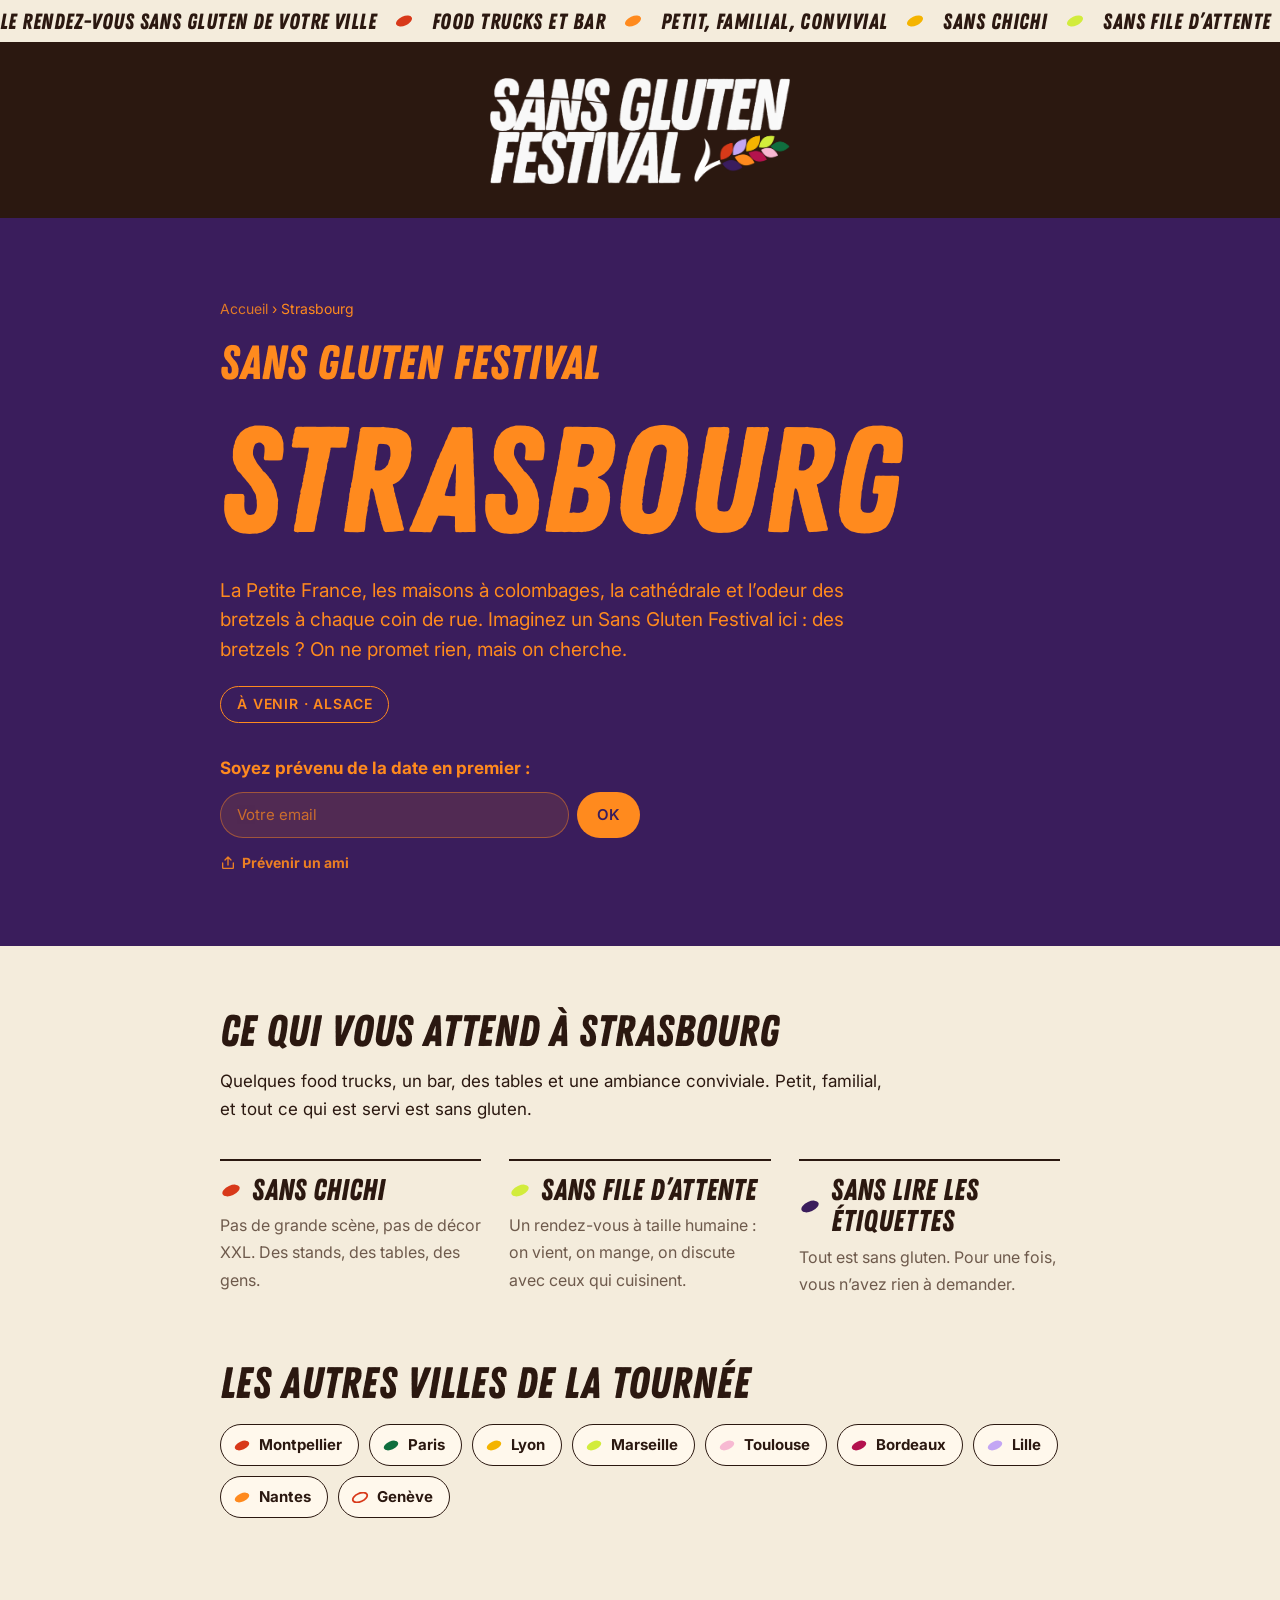
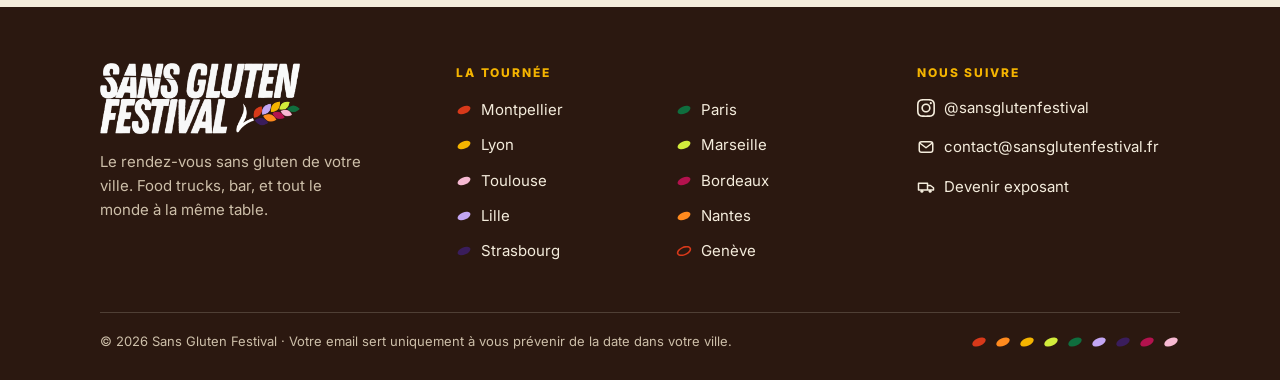
<file: strasbourg/index.html>
<!doctype html>
<html lang="fr">
<head>
  <meta charset="utf-8">
  <meta name="viewport" content="width=device-width, initial-scale=1">
  <title>Sans Gluten Festival Strasbourg · Le rendez-vous sans gluten</title>
  <meta name="description" content="Le Sans Gluten Festival arrive à Strasbourg : food trucks, bar et ambiance conviviale, tout sans gluten. Inscrivez-vous pour connaître la date en premier.">
  <link rel="canonical" href="https://sansglutenfestival.fr/strasbourg/">
  <meta name="robots" content="index, follow, max-image-preview:large">
  <meta property="og:site_name" content="Sans Gluten Festival">
  <meta property="og:title" content="Sans Gluten Festival Strasbourg · Le rendez-vous sans gluten">
  <meta property="og:description" content="Le Sans Gluten Festival arrive à Strasbourg : food trucks, bar et ambiance conviviale, tout sans gluten. Inscrivez-vous pour connaître la date en premier.">
  <meta property="og:url" content="https://sansglutenfestival.fr/strasbourg/">
  <meta property="og:type" content="website">
  <meta property="og:locale" content="fr_FR">
  <meta property="og:image" content="https://sansglutenfestival.fr/img/og/strasbourg.png">
  <meta property="og:image:width" content="1200">
  <meta property="og:image:height" content="630">
  <meta property="og:image:alt" content="Sans Gluten Festival Strasbourg">
  <meta name="twitter:card" content="summary_large_image">
  <meta name="theme-color" content="#2B1810">
  <link rel="icon" href="/favicon.png" type="image/png" sizes="64x64">
  <link rel="icon" href="/favicon-32.png" type="image/png" sizes="32x32">
  <link rel="apple-touch-icon" href="/apple-touch-icon.png">
  <link rel="preconnect" href="https://fonts.googleapis.com">
  <link rel="preconnect" href="https://fonts.gstatic.com" crossorigin>
  <link href="https://fonts.googleapis.com/css2?family=Inter:wght@400;500;600;700;800&display=swap" rel="stylesheet">
  <link rel="preload" href="/fonts/ZingRust-Base.woff2" as="font" type="font/woff2" crossorigin>
  <link rel="stylesheet" href="/assets/site.css">
  <script type="application/ld+json">{"@context": "https://schema.org", "@graph": [{"@type": "Organization", "@id": "https://sansglutenfestival.fr/#org", "name": "Sans Gluten Festival", "url": "https://sansglutenfestival.fr/", "logo": "https://sansglutenfestival.fr/img/logo-sgf.png", "email": "contact@sansglutenfestival.fr", "sameAs": ["https://www.instagram.com/sansglutenfestival/"], "description": "Des petits rendez-vous sans gluten dans les grandes villes : food trucks, bar et ambiance conviviale."}, {"@type": "WebPage", "@id": "https://sansglutenfestival.fr/strasbourg/", "url": "https://sansglutenfestival.fr/strasbourg/", "name": "Sans Gluten Festival Strasbourg · Le rendez-vous sans gluten", "inLanguage": "fr-FR", "about": {"@type": "City", "name": "Strasbourg"}, "isPartOf": {"@id": "https://sansglutenfestival.fr/#site"}, "breadcrumb": {"@type": "BreadcrumbList", "itemListElement": [{"@type": "ListItem", "position": 1, "name": "Accueil", "item": "https://sansglutenfestival.fr/"}, {"@type": "ListItem", "position": 2, "name": "Strasbourg", "item": "https://sansglutenfestival.fr/strasbourg/"}]}}]}</script>
</head>
<body>
  <div class="ticker" role="region" aria-label="Au programme">
    <p class="sr">Le rendez-vous sans gluten de votre ville. Food trucks et bar. Petit, familial, convivial. Sans chichi. Sans file d’attente. Sans lire les étiquettes.</p>
    <div class="tk-track" aria-hidden="true">
      <div class="tk-group"><span class="tk-item">Le rendez-vous sans gluten de votre ville</span><svg class="tk-grain" viewBox="0 0 20 12" aria-hidden="true"><ellipse cx="10" cy="6" rx="8.5" ry="4.6" transform="rotate(-24 10 6)" fill="var(--tomate)"/></svg><span class="tk-item">Food trucks et bar</span><svg class="tk-grain" viewBox="0 0 20 12" aria-hidden="true"><ellipse cx="10" cy="6" rx="8.5" ry="4.6" transform="rotate(-24 10 6)" fill="var(--abricot)"/></svg><span class="tk-item">Petit, familial, convivial</span><svg class="tk-grain" viewBox="0 0 20 12" aria-hidden="true"><ellipse cx="10" cy="6" rx="8.5" ry="4.6" transform="rotate(-24 10 6)" fill="var(--moutarde)"/></svg><span class="tk-item">Sans chichi</span><svg class="tk-grain" viewBox="0 0 20 12" aria-hidden="true"><ellipse cx="10" cy="6" rx="8.5" ry="4.6" transform="rotate(-24 10 6)" fill="var(--citron)"/></svg><span class="tk-item">Sans file d’attente</span><svg class="tk-grain" viewBox="0 0 20 12" aria-hidden="true"><ellipse cx="10" cy="6" rx="8.5" ry="4.6" transform="rotate(-24 10 6)" fill="var(--basilic)"/></svg><span class="tk-item">Sans lire les étiquettes</span><svg class="tk-grain" viewBox="0 0 20 12" aria-hidden="true"><ellipse cx="10" cy="6" rx="8.5" ry="4.6" transform="rotate(-24 10 6)" fill="var(--lavande)"/></svg><span class="tk-item">Le rendez-vous sans gluten de votre ville</span><svg class="tk-grain" viewBox="0 0 20 12" aria-hidden="true"><ellipse cx="10" cy="6" rx="8.5" ry="4.6" transform="rotate(-24 10 6)" fill="var(--prune)"/></svg><span class="tk-item">Food trucks et bar</span><svg class="tk-grain" viewBox="0 0 20 12" aria-hidden="true"><ellipse cx="10" cy="6" rx="8.5" ry="4.6" transform="rotate(-24 10 6)" fill="var(--framboise)"/></svg><span class="tk-item">Petit, familial, convivial</span><svg class="tk-grain" viewBox="0 0 20 12" aria-hidden="true"><ellipse cx="10" cy="6" rx="8.5" ry="4.6" transform="rotate(-24 10 6)" fill="var(--guimauve)"/></svg><span class="tk-item">Sans chichi</span><svg class="tk-grain" viewBox="0 0 20 12" aria-hidden="true"><ellipse cx="10" cy="6" rx="8.5" ry="4.6" transform="rotate(-24 10 6)" fill="var(--tomate)"/></svg><span class="tk-item">Sans file d’attente</span><svg class="tk-grain" viewBox="0 0 20 12" aria-hidden="true"><ellipse cx="10" cy="6" rx="8.5" ry="4.6" transform="rotate(-24 10 6)" fill="var(--abricot)"/></svg><span class="tk-item">Sans lire les étiquettes</span><svg class="tk-grain" viewBox="0 0 20 12" aria-hidden="true"><ellipse cx="10" cy="6" rx="8.5" ry="4.6" transform="rotate(-24 10 6)" fill="var(--moutarde)"/></svg></div>
      <div class="tk-group"><span class="tk-item">Le rendez-vous sans gluten de votre ville</span><svg class="tk-grain" viewBox="0 0 20 12" aria-hidden="true"><ellipse cx="10" cy="6" rx="8.5" ry="4.6" transform="rotate(-24 10 6)" fill="var(--tomate)"/></svg><span class="tk-item">Food trucks et bar</span><svg class="tk-grain" viewBox="0 0 20 12" aria-hidden="true"><ellipse cx="10" cy="6" rx="8.5" ry="4.6" transform="rotate(-24 10 6)" fill="var(--abricot)"/></svg><span class="tk-item">Petit, familial, convivial</span><svg class="tk-grain" viewBox="0 0 20 12" aria-hidden="true"><ellipse cx="10" cy="6" rx="8.5" ry="4.6" transform="rotate(-24 10 6)" fill="var(--moutarde)"/></svg><span class="tk-item">Sans chichi</span><svg class="tk-grain" viewBox="0 0 20 12" aria-hidden="true"><ellipse cx="10" cy="6" rx="8.5" ry="4.6" transform="rotate(-24 10 6)" fill="var(--citron)"/></svg><span class="tk-item">Sans file d’attente</span><svg class="tk-grain" viewBox="0 0 20 12" aria-hidden="true"><ellipse cx="10" cy="6" rx="8.5" ry="4.6" transform="rotate(-24 10 6)" fill="var(--basilic)"/></svg><span class="tk-item">Sans lire les étiquettes</span><svg class="tk-grain" viewBox="0 0 20 12" aria-hidden="true"><ellipse cx="10" cy="6" rx="8.5" ry="4.6" transform="rotate(-24 10 6)" fill="var(--lavande)"/></svg><span class="tk-item">Le rendez-vous sans gluten de votre ville</span><svg class="tk-grain" viewBox="0 0 20 12" aria-hidden="true"><ellipse cx="10" cy="6" rx="8.5" ry="4.6" transform="rotate(-24 10 6)" fill="var(--prune)"/></svg><span class="tk-item">Food trucks et bar</span><svg class="tk-grain" viewBox="0 0 20 12" aria-hidden="true"><ellipse cx="10" cy="6" rx="8.5" ry="4.6" transform="rotate(-24 10 6)" fill="var(--framboise)"/></svg><span class="tk-item">Petit, familial, convivial</span><svg class="tk-grain" viewBox="0 0 20 12" aria-hidden="true"><ellipse cx="10" cy="6" rx="8.5" ry="4.6" transform="rotate(-24 10 6)" fill="var(--guimauve)"/></svg><span class="tk-item">Sans chichi</span><svg class="tk-grain" viewBox="0 0 20 12" aria-hidden="true"><ellipse cx="10" cy="6" rx="8.5" ry="4.6" transform="rotate(-24 10 6)" fill="var(--tomate)"/></svg><span class="tk-item">Sans file d’attente</span><svg class="tk-grain" viewBox="0 0 20 12" aria-hidden="true"><ellipse cx="10" cy="6" rx="8.5" ry="4.6" transform="rotate(-24 10 6)" fill="var(--abricot)"/></svg><span class="tk-item">Sans lire les étiquettes</span><svg class="tk-grain" viewBox="0 0 20 12" aria-hidden="true"><ellipse cx="10" cy="6" rx="8.5" ry="4.6" transform="rotate(-24 10 6)" fill="var(--moutarde)"/></svg></div>
    </div>
  </div>
  <header class="site-header">
    <div class="wrap">
      <p class="logo"><a href="/" aria-label="Sans Gluten Festival, accueil"><picture>
          <source srcset="/img/logo-sgf.webp" type="image/webp">
          <img src="/img/logo-sgf.png" width="1400" height="495" alt="Sans Gluten Festival">
        </picture></a></p>
    </div>
  </header>
  <main>
    <section class="hero-city v-strasbourg">
      <div class="wrap">
        <p class="crumb"><a href="/">Accueil</a> › Strasbourg</p>
        <h1><small>Sans Gluten Festival</small><span class="name">Strasbourg</span></h1>
        <p class="intro">La Petite France, les maisons à colombages, la cathédrale et l’odeur des bretzels à chaque coin de rue. Imaginez un Sans Gluten Festival ici : des bretzels ? On ne promet rien, mais on cherche.</p>
        <span class="pill">À venir · Alsace</span>
        <div class="signup">
          <p>Soyez prévenu de la date en premier :</p>
          <form class="notify" data-city="Strasbourg">
            <label class="sr" for="email-strasbourg-page">Votre email pour être prévenu de la date à Strasbourg</label>
            <input type="email" id="email-strasbourg-page" name="email" placeholder="Votre email" autocomplete="email" required>
            <input type="checkbox" name="botcheck" class="hp" tabindex="-1" autocomplete="off" aria-hidden="true">
            <button type="submit">OK</button>
          </form>
          <a class="share" href="https://wa.me/?text=Le%20Sans%20Gluten%20Festival%20arrive%20%C3%A0%20Strasbourg%20%F0%9F%8C%BE%20Le%20rendez-vous%20sans%20gluten%20de%20votre%20ville%20%3A%20https%3A//sansglutenfestival.fr/strasbourg/" target="_blank" rel="noopener" data-url="https://sansglutenfestival.fr/strasbourg/" data-text="Le Sans Gluten Festival arrive à Strasbourg 🌾 Le rendez-vous sans gluten de votre ville : https://sansglutenfestival.fr/strasbourg/"><svg viewBox="0 0 24 24" aria-hidden="true"><path d="M4 12v7a1 1 0 0 0 1 1h14a1 1 0 0 0 1-1v-7M12 3v12M7.5 7.5 12 3l4.5 4.5" fill="none" stroke="currentColor" stroke-width="2" stroke-linecap="round" stroke-linejoin="round"/></svg>Prévenir un ami</a>
        </div>
      </div>
    </section>
    <section class="wrap expect" aria-labelledby="attendre">
      <h2 id="attendre">Ce qui vous attend à Strasbourg</h2>
      <p class="lede" style="margin-top:14px;max-width:62ch">Quelques food trucks, un bar, des tables et une ambiance conviviale. Petit, familial, et tout ce qui est servi est sans gluten.</p>
      <ul class="sans"><li><b><svg viewBox="0 0 20 12" aria-hidden="true"><ellipse cx="10" cy="6" rx="8.5" ry="4.6" transform="rotate(-24 10 6)" fill="var(--tomate)"/></svg>Sans chichi</b><span>Pas de grande scène, pas de décor XXL. Des stands, des tables, des gens.</span></li><li><b><svg viewBox="0 0 20 12" aria-hidden="true"><ellipse cx="10" cy="6" rx="8.5" ry="4.6" transform="rotate(-24 10 6)" fill="var(--citron)"/></svg>Sans file d’attente</b><span>Un rendez-vous à taille humaine : on vient, on mange, on discute avec ceux qui cuisinent.</span></li><li><b><svg viewBox="0 0 20 12" aria-hidden="true"><ellipse cx="10" cy="6" rx="8.5" ry="4.6" transform="rotate(-24 10 6)" fill="var(--prune)"/></svg>Sans lire les étiquettes</b><span>Tout est sans gluten. Pour une fois, vous n’avez rien à demander.</span></li></ul>
    </section>
    <section class="wrap others" aria-labelledby="autres">
      <h2 id="autres">Les autres villes de la tournée</h2>
      <ul class="chips"><li><a href="/montpellier/"><svg viewBox="0 0 20 12" aria-hidden="true"><ellipse cx="10" cy="6" rx="8.5" ry="4.6" transform="rotate(-24 10 6)" fill="var(--tomate)"/></svg>Montpellier</a></li><li><a href="/paris/"><svg viewBox="0 0 20 12" aria-hidden="true"><ellipse cx="10" cy="6" rx="8.5" ry="4.6" transform="rotate(-24 10 6)" fill="var(--basilic)"/></svg>Paris</a></li><li><a href="/lyon/"><svg viewBox="0 0 20 12" aria-hidden="true"><ellipse cx="10" cy="6" rx="8.5" ry="4.6" transform="rotate(-24 10 6)" fill="var(--moutarde)"/></svg>Lyon</a></li><li><a href="/marseille/"><svg viewBox="0 0 20 12" aria-hidden="true"><ellipse cx="10" cy="6" rx="8.5" ry="4.6" transform="rotate(-24 10 6)" fill="var(--citron)"/></svg>Marseille</a></li><li><a href="/toulouse/"><svg viewBox="0 0 20 12" aria-hidden="true"><ellipse cx="10" cy="6" rx="8.5" ry="4.6" transform="rotate(-24 10 6)" fill="var(--guimauve)"/></svg>Toulouse</a></li><li><a href="/bordeaux/"><svg viewBox="0 0 20 12" aria-hidden="true"><ellipse cx="10" cy="6" rx="8.5" ry="4.6" transform="rotate(-24 10 6)" fill="var(--framboise)"/></svg>Bordeaux</a></li><li><a href="/lille/"><svg viewBox="0 0 20 12" aria-hidden="true"><ellipse cx="10" cy="6" rx="8.5" ry="4.6" transform="rotate(-24 10 6)" fill="var(--lavande)"/></svg>Lille</a></li><li><a href="/nantes/"><svg viewBox="0 0 20 12" aria-hidden="true"><ellipse cx="10" cy="6" rx="8.5" ry="4.6" transform="rotate(-24 10 6)" fill="var(--abricot)"/></svg>Nantes</a></li><li><a href="/geneve/"><svg viewBox="0 0 20 12" aria-hidden="true"><ellipse cx="10" cy="6" rx="8.5" ry="4.6" transform="rotate(-24 10 6)" fill="none" stroke="var(--tomate)" stroke-width="2"/></svg>Genève</a></li></ul>
    </section>
  </main>
  <footer class="site-footer">
    <div class="wrap wide">
      <div class="foot-top">
        <div class="foot-brand">
          <img src="/img/logo-sgf.png" width="1400" height="495" alt="Sans Gluten Festival" loading="lazy">
          <p>Le rendez-vous sans gluten de votre ville. Food trucks, bar, et tout le monde à la même table.</p>
        </div>
        <nav class="foot-col" aria-label="Les villes">
          <h2>La tournée</h2>
          <ul class="foot-cities"><li><a href="/montpellier/"><svg viewBox="0 0 20 12" aria-hidden="true"><ellipse cx="10" cy="6" rx="8.5" ry="4.6" transform="rotate(-24 10 6)" fill="var(--tomate)"/></svg>Montpellier</a></li><li><a href="/paris/"><svg viewBox="0 0 20 12" aria-hidden="true"><ellipse cx="10" cy="6" rx="8.5" ry="4.6" transform="rotate(-24 10 6)" fill="var(--basilic)"/></svg>Paris</a></li><li><a href="/lyon/"><svg viewBox="0 0 20 12" aria-hidden="true"><ellipse cx="10" cy="6" rx="8.5" ry="4.6" transform="rotate(-24 10 6)" fill="var(--moutarde)"/></svg>Lyon</a></li><li><a href="/marseille/"><svg viewBox="0 0 20 12" aria-hidden="true"><ellipse cx="10" cy="6" rx="8.5" ry="4.6" transform="rotate(-24 10 6)" fill="var(--citron)"/></svg>Marseille</a></li><li><a href="/toulouse/"><svg viewBox="0 0 20 12" aria-hidden="true"><ellipse cx="10" cy="6" rx="8.5" ry="4.6" transform="rotate(-24 10 6)" fill="var(--guimauve)"/></svg>Toulouse</a></li><li><a href="/bordeaux/"><svg viewBox="0 0 20 12" aria-hidden="true"><ellipse cx="10" cy="6" rx="8.5" ry="4.6" transform="rotate(-24 10 6)" fill="var(--framboise)"/></svg>Bordeaux</a></li><li><a href="/lille/"><svg viewBox="0 0 20 12" aria-hidden="true"><ellipse cx="10" cy="6" rx="8.5" ry="4.6" transform="rotate(-24 10 6)" fill="var(--lavande)"/></svg>Lille</a></li><li><a href="/nantes/"><svg viewBox="0 0 20 12" aria-hidden="true"><ellipse cx="10" cy="6" rx="8.5" ry="4.6" transform="rotate(-24 10 6)" fill="var(--abricot)"/></svg>Nantes</a></li><li><a href="/strasbourg/"><svg viewBox="0 0 20 12" aria-hidden="true"><ellipse cx="10" cy="6" rx="8.5" ry="4.6" transform="rotate(-24 10 6)" fill="var(--prune)"/></svg>Strasbourg</a></li><li><a href="/geneve/"><svg viewBox="0 0 20 12" aria-hidden="true"><ellipse cx="10" cy="6" rx="8.5" ry="4.6" transform="rotate(-24 10 6)" fill="none" stroke="var(--tomate)" stroke-width="2"/></svg>Genève</a></li></ul>
        </nav>
        <div class="foot-col">
          <h2>Nous suivre</h2>
          <ul class="foot-links">
            <li><a href="https://www.instagram.com/sansglutenfestival/" rel="noopener" target="_blank"><svg viewBox="0 0 24 24" aria-hidden="true"><path fill="currentColor" d="M7.0301.084c-1.2768.0602-2.1487.264-2.911.5634-.7888.3075-1.4575.72-2.1228 1.3877-.6652.6677-1.075 1.3368-1.3802 2.127-.2954.7638-.4956 1.6365-.552 2.914-.0564 1.2775-.0689 1.6882-.0626 4.947.0062 3.2586.0206 3.6671.0825 4.9473.061 1.2765.264 2.1482.5635 2.9107.308.7889.72 1.4573 1.388 2.1228.6679.6655 1.3365 1.0743 2.1285 1.38.7632.295 1.6361.4961 2.9134.552 1.2773.056 1.6884.069 4.9462.0627 3.2578-.0062 3.668-.0207 4.9478-.0814 1.28-.0607 2.147-.2652 2.9098-.5633.7889-.3086 1.4578-.72 2.1228-1.3881.665-.6682 1.0745-1.3378 1.3795-2.1284.2957-.7632.4966-1.636.552-2.9124.056-1.2809.0692-1.6898.063-4.948-.0063-3.2583-.021-3.6668-.0817-4.9465-.0607-1.2797-.264-2.1487-.5633-2.9117-.3084-.7889-.72-1.4568-1.3876-2.1228C21.2982 1.33 20.628.9208 19.8378.6165 19.074.321 18.2017.1197 16.9244.0645 15.6471.0093 15.236-.005 11.977.0014 8.718.0076 8.31.0215 7.0301.0839m.1402 21.6932c-1.17-.0509-1.8053-.2453-2.2287-.408-.5606-.216-.96-.4771-1.3819-.895-.422-.4178-.6811-.8186-.9-1.378-.1644-.4234-.3624-1.058-.4171-2.228-.0595-1.2645-.072-1.6442-.079-4.848-.007-3.2037.0053-3.583.0607-4.848.05-1.169.2456-1.805.408-2.2282.216-.5613.4762-.96.895-1.3816.4188-.4217.8184-.6814 1.3783-.9003.423-.1651 1.0575-.3614 2.227-.4171 1.2655-.06 1.6447-.072 4.848-.079 3.2033-.007 3.5835.005 4.8495.0608 1.169.0508 1.8053.2445 2.228.408.5608.216.96.4754 1.3816.895.4217.4194.6816.8176.9005 1.3787.1653.4217.3617 1.056.4169 2.2263.0602 1.2655.0739 1.645.0796 4.848.0058 3.203-.0055 3.5834-.061 4.848-.051 1.17-.245 1.8055-.408 2.2294-.216.5604-.4763.96-.8954 1.3814-.419.4215-.8181.6811-1.3783.9-.4224.1649-1.0577.3617-2.2262.4174-1.2656.0595-1.6448.072-4.8493.079-3.2045.007-3.5825-.006-4.848-.0608M16.953 5.5864A1.44 1.44 0 1 0 18.39 4.144a1.44 1.44 0 0 0-1.437 1.4424M5.8385 12.012c.0067 3.4032 2.7706 6.1557 6.173 6.1493 3.4026-.0065 6.157-2.7701 6.1506-6.1733-.0065-3.4032-2.771-6.1565-6.174-6.1498-3.403.0067-6.156 2.771-6.1496 6.1738M8 12.0077a4 4 0 1 1 4.008 3.9921A3.9996 3.9996 0 0 1 8 12.0077"/></svg>@sansglutenfestival</a></li>
            <li><a href="mailto:contact@sansglutenfestival.fr"><svg viewBox="0 0 24 24" aria-hidden="true"><rect x="3" y="5" width="18" height="14" rx="3" fill="none" stroke="currentColor" stroke-width="2"/><path d="M4 7l8 6 8-6" fill="none" stroke="currentColor" stroke-width="2" stroke-linejoin="round"/></svg>contact@sansglutenfestival.fr</a></li>
            <li><a href="mailto:contact@sansglutenfestival.fr?subject=Devenir%20exposant%20%E2%80%94%20Sans%20Gluten%20Festival"><svg viewBox="0 0 24 24" aria-hidden="true"><path d="M2 7h12v9H2zM14 10h4l4 3v3h-8z" fill="none" stroke="currentColor" stroke-width="2" stroke-linejoin="round"/><circle cx="6.5" cy="17.5" r="2" fill="currentColor"/><circle cx="17.5" cy="17.5" r="2" fill="currentColor"/></svg>Devenir exposant</a></li>
          </ul>
        </div>
      </div>
      <div class="foot-bottom">
        <p>© 2026 Sans Gluten Festival · Votre email sert uniquement à vous prévenir de la date dans votre ville.</p>
        <div class="foot-grains" aria-hidden="true"><svg viewBox="0 0 20 12" aria-hidden="true"><ellipse cx="10" cy="6" rx="8.5" ry="4.6" transform="rotate(-24 10 6)" fill="var(--tomate)"/></svg><svg viewBox="0 0 20 12" aria-hidden="true"><ellipse cx="10" cy="6" rx="8.5" ry="4.6" transform="rotate(-24 10 6)" fill="var(--abricot)"/></svg><svg viewBox="0 0 20 12" aria-hidden="true"><ellipse cx="10" cy="6" rx="8.5" ry="4.6" transform="rotate(-24 10 6)" fill="var(--moutarde)"/></svg><svg viewBox="0 0 20 12" aria-hidden="true"><ellipse cx="10" cy="6" rx="8.5" ry="4.6" transform="rotate(-24 10 6)" fill="var(--citron)"/></svg><svg viewBox="0 0 20 12" aria-hidden="true"><ellipse cx="10" cy="6" rx="8.5" ry="4.6" transform="rotate(-24 10 6)" fill="var(--basilic)"/></svg><svg viewBox="0 0 20 12" aria-hidden="true"><ellipse cx="10" cy="6" rx="8.5" ry="4.6" transform="rotate(-24 10 6)" fill="var(--lavande)"/></svg><svg viewBox="0 0 20 12" aria-hidden="true"><ellipse cx="10" cy="6" rx="8.5" ry="4.6" transform="rotate(-24 10 6)" fill="var(--prune)"/></svg><svg viewBox="0 0 20 12" aria-hidden="true"><ellipse cx="10" cy="6" rx="8.5" ry="4.6" transform="rotate(-24 10 6)" fill="var(--framboise)"/></svg><svg viewBox="0 0 20 12" aria-hidden="true"><ellipse cx="10" cy="6" rx="8.5" ry="4.6" transform="rotate(-24 10 6)" fill="var(--guimauve)"/></svg></div>
      </div>
    </div>
  </footer>
  <script src="/assets/site.js" defer></script>
</body>
</html>
</file>
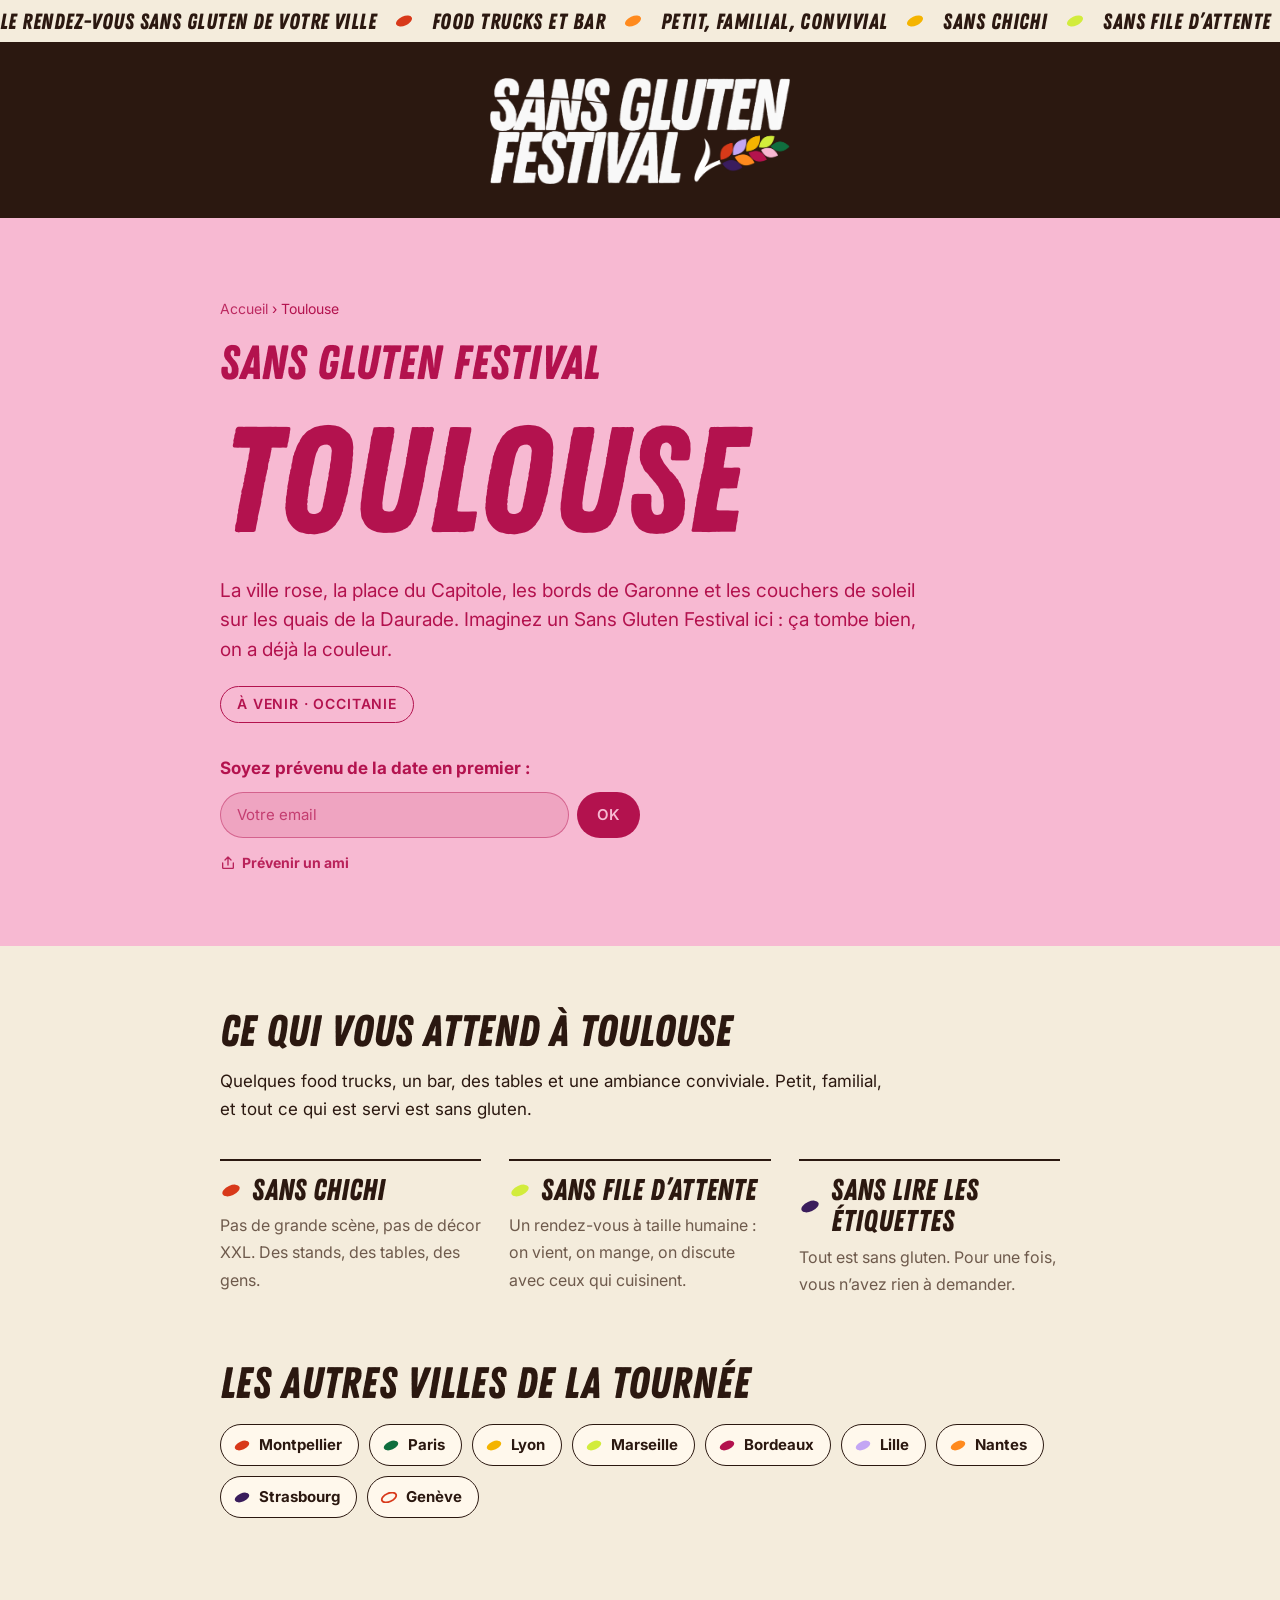
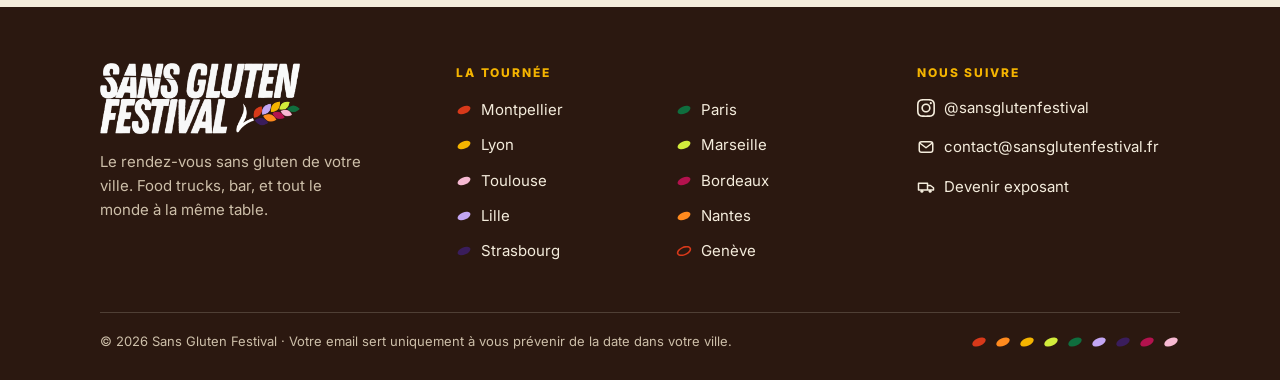
<file: toulouse/index.html>
<!doctype html>
<html lang="fr">
<head>
  <meta charset="utf-8">
  <meta name="viewport" content="width=device-width, initial-scale=1">
  <title>Sans Gluten Festival Toulouse · Le rendez-vous sans gluten</title>
  <meta name="description" content="Le Sans Gluten Festival arrive à Toulouse : food trucks, bar et ambiance conviviale, tout sans gluten. Inscrivez-vous pour connaître la date en premier.">
  <link rel="canonical" href="https://sansglutenfestival.fr/toulouse/">
  <meta name="robots" content="index, follow, max-image-preview:large">
  <meta property="og:site_name" content="Sans Gluten Festival">
  <meta property="og:title" content="Sans Gluten Festival Toulouse · Le rendez-vous sans gluten">
  <meta property="og:description" content="Le Sans Gluten Festival arrive à Toulouse : food trucks, bar et ambiance conviviale, tout sans gluten. Inscrivez-vous pour connaître la date en premier.">
  <meta property="og:url" content="https://sansglutenfestival.fr/toulouse/">
  <meta property="og:type" content="website">
  <meta property="og:locale" content="fr_FR">
  <meta property="og:image" content="https://sansglutenfestival.fr/img/og/toulouse.png">
  <meta property="og:image:width" content="1200">
  <meta property="og:image:height" content="630">
  <meta property="og:image:alt" content="Sans Gluten Festival Toulouse">
  <meta name="twitter:card" content="summary_large_image">
  <meta name="theme-color" content="#2B1810">
  <link rel="icon" href="/favicon.png" type="image/png" sizes="64x64">
  <link rel="icon" href="/favicon-32.png" type="image/png" sizes="32x32">
  <link rel="apple-touch-icon" href="/apple-touch-icon.png">
  <link rel="preconnect" href="https://fonts.googleapis.com">
  <link rel="preconnect" href="https://fonts.gstatic.com" crossorigin>
  <link href="https://fonts.googleapis.com/css2?family=Inter:wght@400;500;600;700;800&display=swap" rel="stylesheet">
  <link rel="preload" href="/fonts/ZingRust-Base.woff2" as="font" type="font/woff2" crossorigin>
  <link rel="stylesheet" href="/assets/site.css">
  <script type="application/ld+json">{"@context": "https://schema.org", "@graph": [{"@type": "Organization", "@id": "https://sansglutenfestival.fr/#org", "name": "Sans Gluten Festival", "url": "https://sansglutenfestival.fr/", "logo": "https://sansglutenfestival.fr/img/logo-sgf.png", "email": "contact@sansglutenfestival.fr", "sameAs": ["https://www.instagram.com/sansglutenfestival/"], "description": "Des petits rendez-vous sans gluten dans les grandes villes : food trucks, bar et ambiance conviviale."}, {"@type": "WebPage", "@id": "https://sansglutenfestival.fr/toulouse/", "url": "https://sansglutenfestival.fr/toulouse/", "name": "Sans Gluten Festival Toulouse · Le rendez-vous sans gluten", "inLanguage": "fr-FR", "about": {"@type": "City", "name": "Toulouse"}, "isPartOf": {"@id": "https://sansglutenfestival.fr/#site"}, "breadcrumb": {"@type": "BreadcrumbList", "itemListElement": [{"@type": "ListItem", "position": 1, "name": "Accueil", "item": "https://sansglutenfestival.fr/"}, {"@type": "ListItem", "position": 2, "name": "Toulouse", "item": "https://sansglutenfestival.fr/toulouse/"}]}}]}</script>
</head>
<body>
  <div class="ticker" role="region" aria-label="Au programme">
    <p class="sr">Le rendez-vous sans gluten de votre ville. Food trucks et bar. Petit, familial, convivial. Sans chichi. Sans file d’attente. Sans lire les étiquettes.</p>
    <div class="tk-track" aria-hidden="true">
      <div class="tk-group"><span class="tk-item">Le rendez-vous sans gluten de votre ville</span><svg class="tk-grain" viewBox="0 0 20 12" aria-hidden="true"><ellipse cx="10" cy="6" rx="8.5" ry="4.6" transform="rotate(-24 10 6)" fill="var(--tomate)"/></svg><span class="tk-item">Food trucks et bar</span><svg class="tk-grain" viewBox="0 0 20 12" aria-hidden="true"><ellipse cx="10" cy="6" rx="8.5" ry="4.6" transform="rotate(-24 10 6)" fill="var(--abricot)"/></svg><span class="tk-item">Petit, familial, convivial</span><svg class="tk-grain" viewBox="0 0 20 12" aria-hidden="true"><ellipse cx="10" cy="6" rx="8.5" ry="4.6" transform="rotate(-24 10 6)" fill="var(--moutarde)"/></svg><span class="tk-item">Sans chichi</span><svg class="tk-grain" viewBox="0 0 20 12" aria-hidden="true"><ellipse cx="10" cy="6" rx="8.5" ry="4.6" transform="rotate(-24 10 6)" fill="var(--citron)"/></svg><span class="tk-item">Sans file d’attente</span><svg class="tk-grain" viewBox="0 0 20 12" aria-hidden="true"><ellipse cx="10" cy="6" rx="8.5" ry="4.6" transform="rotate(-24 10 6)" fill="var(--basilic)"/></svg><span class="tk-item">Sans lire les étiquettes</span><svg class="tk-grain" viewBox="0 0 20 12" aria-hidden="true"><ellipse cx="10" cy="6" rx="8.5" ry="4.6" transform="rotate(-24 10 6)" fill="var(--lavande)"/></svg><span class="tk-item">Le rendez-vous sans gluten de votre ville</span><svg class="tk-grain" viewBox="0 0 20 12" aria-hidden="true"><ellipse cx="10" cy="6" rx="8.5" ry="4.6" transform="rotate(-24 10 6)" fill="var(--prune)"/></svg><span class="tk-item">Food trucks et bar</span><svg class="tk-grain" viewBox="0 0 20 12" aria-hidden="true"><ellipse cx="10" cy="6" rx="8.5" ry="4.6" transform="rotate(-24 10 6)" fill="var(--framboise)"/></svg><span class="tk-item">Petit, familial, convivial</span><svg class="tk-grain" viewBox="0 0 20 12" aria-hidden="true"><ellipse cx="10" cy="6" rx="8.5" ry="4.6" transform="rotate(-24 10 6)" fill="var(--guimauve)"/></svg><span class="tk-item">Sans chichi</span><svg class="tk-grain" viewBox="0 0 20 12" aria-hidden="true"><ellipse cx="10" cy="6" rx="8.5" ry="4.6" transform="rotate(-24 10 6)" fill="var(--tomate)"/></svg><span class="tk-item">Sans file d’attente</span><svg class="tk-grain" viewBox="0 0 20 12" aria-hidden="true"><ellipse cx="10" cy="6" rx="8.5" ry="4.6" transform="rotate(-24 10 6)" fill="var(--abricot)"/></svg><span class="tk-item">Sans lire les étiquettes</span><svg class="tk-grain" viewBox="0 0 20 12" aria-hidden="true"><ellipse cx="10" cy="6" rx="8.5" ry="4.6" transform="rotate(-24 10 6)" fill="var(--moutarde)"/></svg></div>
      <div class="tk-group"><span class="tk-item">Le rendez-vous sans gluten de votre ville</span><svg class="tk-grain" viewBox="0 0 20 12" aria-hidden="true"><ellipse cx="10" cy="6" rx="8.5" ry="4.6" transform="rotate(-24 10 6)" fill="var(--tomate)"/></svg><span class="tk-item">Food trucks et bar</span><svg class="tk-grain" viewBox="0 0 20 12" aria-hidden="true"><ellipse cx="10" cy="6" rx="8.5" ry="4.6" transform="rotate(-24 10 6)" fill="var(--abricot)"/></svg><span class="tk-item">Petit, familial, convivial</span><svg class="tk-grain" viewBox="0 0 20 12" aria-hidden="true"><ellipse cx="10" cy="6" rx="8.5" ry="4.6" transform="rotate(-24 10 6)" fill="var(--moutarde)"/></svg><span class="tk-item">Sans chichi</span><svg class="tk-grain" viewBox="0 0 20 12" aria-hidden="true"><ellipse cx="10" cy="6" rx="8.5" ry="4.6" transform="rotate(-24 10 6)" fill="var(--citron)"/></svg><span class="tk-item">Sans file d’attente</span><svg class="tk-grain" viewBox="0 0 20 12" aria-hidden="true"><ellipse cx="10" cy="6" rx="8.5" ry="4.6" transform="rotate(-24 10 6)" fill="var(--basilic)"/></svg><span class="tk-item">Sans lire les étiquettes</span><svg class="tk-grain" viewBox="0 0 20 12" aria-hidden="true"><ellipse cx="10" cy="6" rx="8.5" ry="4.6" transform="rotate(-24 10 6)" fill="var(--lavande)"/></svg><span class="tk-item">Le rendez-vous sans gluten de votre ville</span><svg class="tk-grain" viewBox="0 0 20 12" aria-hidden="true"><ellipse cx="10" cy="6" rx="8.5" ry="4.6" transform="rotate(-24 10 6)" fill="var(--prune)"/></svg><span class="tk-item">Food trucks et bar</span><svg class="tk-grain" viewBox="0 0 20 12" aria-hidden="true"><ellipse cx="10" cy="6" rx="8.5" ry="4.6" transform="rotate(-24 10 6)" fill="var(--framboise)"/></svg><span class="tk-item">Petit, familial, convivial</span><svg class="tk-grain" viewBox="0 0 20 12" aria-hidden="true"><ellipse cx="10" cy="6" rx="8.5" ry="4.6" transform="rotate(-24 10 6)" fill="var(--guimauve)"/></svg><span class="tk-item">Sans chichi</span><svg class="tk-grain" viewBox="0 0 20 12" aria-hidden="true"><ellipse cx="10" cy="6" rx="8.5" ry="4.6" transform="rotate(-24 10 6)" fill="var(--tomate)"/></svg><span class="tk-item">Sans file d’attente</span><svg class="tk-grain" viewBox="0 0 20 12" aria-hidden="true"><ellipse cx="10" cy="6" rx="8.5" ry="4.6" transform="rotate(-24 10 6)" fill="var(--abricot)"/></svg><span class="tk-item">Sans lire les étiquettes</span><svg class="tk-grain" viewBox="0 0 20 12" aria-hidden="true"><ellipse cx="10" cy="6" rx="8.5" ry="4.6" transform="rotate(-24 10 6)" fill="var(--moutarde)"/></svg></div>
    </div>
  </div>
  <header class="site-header">
    <div class="wrap">
      <p class="logo"><a href="/" aria-label="Sans Gluten Festival, accueil"><picture>
          <source srcset="/img/logo-sgf.webp" type="image/webp">
          <img src="/img/logo-sgf.png" width="1400" height="495" alt="Sans Gluten Festival">
        </picture></a></p>
    </div>
  </header>
  <main>
    <section class="hero-city v-toulouse">
      <div class="wrap">
        <p class="crumb"><a href="/">Accueil</a> › Toulouse</p>
        <h1><small>Sans Gluten Festival</small><span class="name">Toulouse</span></h1>
        <p class="intro">La ville rose, la place du Capitole, les bords de Garonne et les couchers de soleil sur les quais de la Daurade. Imaginez un Sans Gluten Festival ici : ça tombe bien, on a déjà la couleur.</p>
        <span class="pill">À venir · Occitanie</span>
        <div class="signup">
          <p>Soyez prévenu de la date en premier :</p>
          <form class="notify" data-city="Toulouse">
            <label class="sr" for="email-toulouse-page">Votre email pour être prévenu de la date à Toulouse</label>
            <input type="email" id="email-toulouse-page" name="email" placeholder="Votre email" autocomplete="email" required>
            <input type="checkbox" name="botcheck" class="hp" tabindex="-1" autocomplete="off" aria-hidden="true">
            <button type="submit">OK</button>
          </form>
          <a class="share" href="https://wa.me/?text=Le%20Sans%20Gluten%20Festival%20arrive%20%C3%A0%20Toulouse%20%F0%9F%8C%BE%20Le%20rendez-vous%20sans%20gluten%20de%20votre%20ville%20%3A%20https%3A//sansglutenfestival.fr/toulouse/" target="_blank" rel="noopener" data-url="https://sansglutenfestival.fr/toulouse/" data-text="Le Sans Gluten Festival arrive à Toulouse 🌾 Le rendez-vous sans gluten de votre ville : https://sansglutenfestival.fr/toulouse/"><svg viewBox="0 0 24 24" aria-hidden="true"><path d="M4 12v7a1 1 0 0 0 1 1h14a1 1 0 0 0 1-1v-7M12 3v12M7.5 7.5 12 3l4.5 4.5" fill="none" stroke="currentColor" stroke-width="2" stroke-linecap="round" stroke-linejoin="round"/></svg>Prévenir un ami</a>
        </div>
      </div>
    </section>
    <section class="wrap expect" aria-labelledby="attendre">
      <h2 id="attendre">Ce qui vous attend à Toulouse</h2>
      <p class="lede" style="margin-top:14px;max-width:62ch">Quelques food trucks, un bar, des tables et une ambiance conviviale. Petit, familial, et tout ce qui est servi est sans gluten.</p>
      <ul class="sans"><li><b><svg viewBox="0 0 20 12" aria-hidden="true"><ellipse cx="10" cy="6" rx="8.5" ry="4.6" transform="rotate(-24 10 6)" fill="var(--tomate)"/></svg>Sans chichi</b><span>Pas de grande scène, pas de décor XXL. Des stands, des tables, des gens.</span></li><li><b><svg viewBox="0 0 20 12" aria-hidden="true"><ellipse cx="10" cy="6" rx="8.5" ry="4.6" transform="rotate(-24 10 6)" fill="var(--citron)"/></svg>Sans file d’attente</b><span>Un rendez-vous à taille humaine : on vient, on mange, on discute avec ceux qui cuisinent.</span></li><li><b><svg viewBox="0 0 20 12" aria-hidden="true"><ellipse cx="10" cy="6" rx="8.5" ry="4.6" transform="rotate(-24 10 6)" fill="var(--prune)"/></svg>Sans lire les étiquettes</b><span>Tout est sans gluten. Pour une fois, vous n’avez rien à demander.</span></li></ul>
    </section>
    <section class="wrap others" aria-labelledby="autres">
      <h2 id="autres">Les autres villes de la tournée</h2>
      <ul class="chips"><li><a href="/montpellier/"><svg viewBox="0 0 20 12" aria-hidden="true"><ellipse cx="10" cy="6" rx="8.5" ry="4.6" transform="rotate(-24 10 6)" fill="var(--tomate)"/></svg>Montpellier</a></li><li><a href="/paris/"><svg viewBox="0 0 20 12" aria-hidden="true"><ellipse cx="10" cy="6" rx="8.5" ry="4.6" transform="rotate(-24 10 6)" fill="var(--basilic)"/></svg>Paris</a></li><li><a href="/lyon/"><svg viewBox="0 0 20 12" aria-hidden="true"><ellipse cx="10" cy="6" rx="8.5" ry="4.6" transform="rotate(-24 10 6)" fill="var(--moutarde)"/></svg>Lyon</a></li><li><a href="/marseille/"><svg viewBox="0 0 20 12" aria-hidden="true"><ellipse cx="10" cy="6" rx="8.5" ry="4.6" transform="rotate(-24 10 6)" fill="var(--citron)"/></svg>Marseille</a></li><li><a href="/bordeaux/"><svg viewBox="0 0 20 12" aria-hidden="true"><ellipse cx="10" cy="6" rx="8.5" ry="4.6" transform="rotate(-24 10 6)" fill="var(--framboise)"/></svg>Bordeaux</a></li><li><a href="/lille/"><svg viewBox="0 0 20 12" aria-hidden="true"><ellipse cx="10" cy="6" rx="8.5" ry="4.6" transform="rotate(-24 10 6)" fill="var(--lavande)"/></svg>Lille</a></li><li><a href="/nantes/"><svg viewBox="0 0 20 12" aria-hidden="true"><ellipse cx="10" cy="6" rx="8.5" ry="4.6" transform="rotate(-24 10 6)" fill="var(--abricot)"/></svg>Nantes</a></li><li><a href="/strasbourg/"><svg viewBox="0 0 20 12" aria-hidden="true"><ellipse cx="10" cy="6" rx="8.5" ry="4.6" transform="rotate(-24 10 6)" fill="var(--prune)"/></svg>Strasbourg</a></li><li><a href="/geneve/"><svg viewBox="0 0 20 12" aria-hidden="true"><ellipse cx="10" cy="6" rx="8.5" ry="4.6" transform="rotate(-24 10 6)" fill="none" stroke="var(--tomate)" stroke-width="2"/></svg>Genève</a></li></ul>
    </section>
  </main>
  <footer class="site-footer">
    <div class="wrap wide">
      <div class="foot-top">
        <div class="foot-brand">
          <img src="/img/logo-sgf.png" width="1400" height="495" alt="Sans Gluten Festival" loading="lazy">
          <p>Le rendez-vous sans gluten de votre ville. Food trucks, bar, et tout le monde à la même table.</p>
        </div>
        <nav class="foot-col" aria-label="Les villes">
          <h2>La tournée</h2>
          <ul class="foot-cities"><li><a href="/montpellier/"><svg viewBox="0 0 20 12" aria-hidden="true"><ellipse cx="10" cy="6" rx="8.5" ry="4.6" transform="rotate(-24 10 6)" fill="var(--tomate)"/></svg>Montpellier</a></li><li><a href="/paris/"><svg viewBox="0 0 20 12" aria-hidden="true"><ellipse cx="10" cy="6" rx="8.5" ry="4.6" transform="rotate(-24 10 6)" fill="var(--basilic)"/></svg>Paris</a></li><li><a href="/lyon/"><svg viewBox="0 0 20 12" aria-hidden="true"><ellipse cx="10" cy="6" rx="8.5" ry="4.6" transform="rotate(-24 10 6)" fill="var(--moutarde)"/></svg>Lyon</a></li><li><a href="/marseille/"><svg viewBox="0 0 20 12" aria-hidden="true"><ellipse cx="10" cy="6" rx="8.5" ry="4.6" transform="rotate(-24 10 6)" fill="var(--citron)"/></svg>Marseille</a></li><li><a href="/toulouse/"><svg viewBox="0 0 20 12" aria-hidden="true"><ellipse cx="10" cy="6" rx="8.5" ry="4.6" transform="rotate(-24 10 6)" fill="var(--guimauve)"/></svg>Toulouse</a></li><li><a href="/bordeaux/"><svg viewBox="0 0 20 12" aria-hidden="true"><ellipse cx="10" cy="6" rx="8.5" ry="4.6" transform="rotate(-24 10 6)" fill="var(--framboise)"/></svg>Bordeaux</a></li><li><a href="/lille/"><svg viewBox="0 0 20 12" aria-hidden="true"><ellipse cx="10" cy="6" rx="8.5" ry="4.6" transform="rotate(-24 10 6)" fill="var(--lavande)"/></svg>Lille</a></li><li><a href="/nantes/"><svg viewBox="0 0 20 12" aria-hidden="true"><ellipse cx="10" cy="6" rx="8.5" ry="4.6" transform="rotate(-24 10 6)" fill="var(--abricot)"/></svg>Nantes</a></li><li><a href="/strasbourg/"><svg viewBox="0 0 20 12" aria-hidden="true"><ellipse cx="10" cy="6" rx="8.5" ry="4.6" transform="rotate(-24 10 6)" fill="var(--prune)"/></svg>Strasbourg</a></li><li><a href="/geneve/"><svg viewBox="0 0 20 12" aria-hidden="true"><ellipse cx="10" cy="6" rx="8.5" ry="4.6" transform="rotate(-24 10 6)" fill="none" stroke="var(--tomate)" stroke-width="2"/></svg>Genève</a></li></ul>
        </nav>
        <div class="foot-col">
          <h2>Nous suivre</h2>
          <ul class="foot-links">
            <li><a href="https://www.instagram.com/sansglutenfestival/" rel="noopener" target="_blank"><svg viewBox="0 0 24 24" aria-hidden="true"><path fill="currentColor" d="M7.0301.084c-1.2768.0602-2.1487.264-2.911.5634-.7888.3075-1.4575.72-2.1228 1.3877-.6652.6677-1.075 1.3368-1.3802 2.127-.2954.7638-.4956 1.6365-.552 2.914-.0564 1.2775-.0689 1.6882-.0626 4.947.0062 3.2586.0206 3.6671.0825 4.9473.061 1.2765.264 2.1482.5635 2.9107.308.7889.72 1.4573 1.388 2.1228.6679.6655 1.3365 1.0743 2.1285 1.38.7632.295 1.6361.4961 2.9134.552 1.2773.056 1.6884.069 4.9462.0627 3.2578-.0062 3.668-.0207 4.9478-.0814 1.28-.0607 2.147-.2652 2.9098-.5633.7889-.3086 1.4578-.72 2.1228-1.3881.665-.6682 1.0745-1.3378 1.3795-2.1284.2957-.7632.4966-1.636.552-2.9124.056-1.2809.0692-1.6898.063-4.948-.0063-3.2583-.021-3.6668-.0817-4.9465-.0607-1.2797-.264-2.1487-.5633-2.9117-.3084-.7889-.72-1.4568-1.3876-2.1228C21.2982 1.33 20.628.9208 19.8378.6165 19.074.321 18.2017.1197 16.9244.0645 15.6471.0093 15.236-.005 11.977.0014 8.718.0076 8.31.0215 7.0301.0839m.1402 21.6932c-1.17-.0509-1.8053-.2453-2.2287-.408-.5606-.216-.96-.4771-1.3819-.895-.422-.4178-.6811-.8186-.9-1.378-.1644-.4234-.3624-1.058-.4171-2.228-.0595-1.2645-.072-1.6442-.079-4.848-.007-3.2037.0053-3.583.0607-4.848.05-1.169.2456-1.805.408-2.2282.216-.5613.4762-.96.895-1.3816.4188-.4217.8184-.6814 1.3783-.9003.423-.1651 1.0575-.3614 2.227-.4171 1.2655-.06 1.6447-.072 4.848-.079 3.2033-.007 3.5835.005 4.8495.0608 1.169.0508 1.8053.2445 2.228.408.5608.216.96.4754 1.3816.895.4217.4194.6816.8176.9005 1.3787.1653.4217.3617 1.056.4169 2.2263.0602 1.2655.0739 1.645.0796 4.848.0058 3.203-.0055 3.5834-.061 4.848-.051 1.17-.245 1.8055-.408 2.2294-.216.5604-.4763.96-.8954 1.3814-.419.4215-.8181.6811-1.3783.9-.4224.1649-1.0577.3617-2.2262.4174-1.2656.0595-1.6448.072-4.8493.079-3.2045.007-3.5825-.006-4.848-.0608M16.953 5.5864A1.44 1.44 0 1 0 18.39 4.144a1.44 1.44 0 0 0-1.437 1.4424M5.8385 12.012c.0067 3.4032 2.7706 6.1557 6.173 6.1493 3.4026-.0065 6.157-2.7701 6.1506-6.1733-.0065-3.4032-2.771-6.1565-6.174-6.1498-3.403.0067-6.156 2.771-6.1496 6.1738M8 12.0077a4 4 0 1 1 4.008 3.9921A3.9996 3.9996 0 0 1 8 12.0077"/></svg>@sansglutenfestival</a></li>
            <li><a href="mailto:contact@sansglutenfestival.fr"><svg viewBox="0 0 24 24" aria-hidden="true"><rect x="3" y="5" width="18" height="14" rx="3" fill="none" stroke="currentColor" stroke-width="2"/><path d="M4 7l8 6 8-6" fill="none" stroke="currentColor" stroke-width="2" stroke-linejoin="round"/></svg>contact@sansglutenfestival.fr</a></li>
            <li><a href="mailto:contact@sansglutenfestival.fr?subject=Devenir%20exposant%20%E2%80%94%20Sans%20Gluten%20Festival"><svg viewBox="0 0 24 24" aria-hidden="true"><path d="M2 7h12v9H2zM14 10h4l4 3v3h-8z" fill="none" stroke="currentColor" stroke-width="2" stroke-linejoin="round"/><circle cx="6.5" cy="17.5" r="2" fill="currentColor"/><circle cx="17.5" cy="17.5" r="2" fill="currentColor"/></svg>Devenir exposant</a></li>
          </ul>
        </div>
      </div>
      <div class="foot-bottom">
        <p>© 2026 Sans Gluten Festival · Votre email sert uniquement à vous prévenir de la date dans votre ville.</p>
        <div class="foot-grains" aria-hidden="true"><svg viewBox="0 0 20 12" aria-hidden="true"><ellipse cx="10" cy="6" rx="8.5" ry="4.6" transform="rotate(-24 10 6)" fill="var(--tomate)"/></svg><svg viewBox="0 0 20 12" aria-hidden="true"><ellipse cx="10" cy="6" rx="8.5" ry="4.6" transform="rotate(-24 10 6)" fill="var(--abricot)"/></svg><svg viewBox="0 0 20 12" aria-hidden="true"><ellipse cx="10" cy="6" rx="8.5" ry="4.6" transform="rotate(-24 10 6)" fill="var(--moutarde)"/></svg><svg viewBox="0 0 20 12" aria-hidden="true"><ellipse cx="10" cy="6" rx="8.5" ry="4.6" transform="rotate(-24 10 6)" fill="var(--citron)"/></svg><svg viewBox="0 0 20 12" aria-hidden="true"><ellipse cx="10" cy="6" rx="8.5" ry="4.6" transform="rotate(-24 10 6)" fill="var(--basilic)"/></svg><svg viewBox="0 0 20 12" aria-hidden="true"><ellipse cx="10" cy="6" rx="8.5" ry="4.6" transform="rotate(-24 10 6)" fill="var(--lavande)"/></svg><svg viewBox="0 0 20 12" aria-hidden="true"><ellipse cx="10" cy="6" rx="8.5" ry="4.6" transform="rotate(-24 10 6)" fill="var(--prune)"/></svg><svg viewBox="0 0 20 12" aria-hidden="true"><ellipse cx="10" cy="6" rx="8.5" ry="4.6" transform="rotate(-24 10 6)" fill="var(--framboise)"/></svg><svg viewBox="0 0 20 12" aria-hidden="true"><ellipse cx="10" cy="6" rx="8.5" ry="4.6" transform="rotate(-24 10 6)" fill="var(--guimauve)"/></svg></div>
      </div>
    </div>
  </footer>
  <script src="/assets/site.js" defer></script>
</body>
</html>
</file>
<file: assets/site.css>
/* Zing Rust (Fontfabric) : titres, villes, bandeau */
@font-face {
  font-family: "Zing Rust";
  src: url("/fonts/ZingRust-Base.woff2") format("woff2");
  font-display: swap;
}
/* Palette « Tomate, basilic & framboise » */
:root {
  --creme: #F4ECDC;
  --cacao: #2B1810;
  --tomate: #D8391A;
  --abricot: #FF8A1E;
  --moutarde: #F4B400;
  --citron: #D2EC3C;
  --basilic: #0F6E3E;
  --guimauve: #F7B9D2;
  --framboise: #B3124E;
  --lavande: #C3A6F4;
  --prune: #3A1D5C;
  --muted: #6E5A4C;
  --foot-soft: #CDBFA9;
  --display: "Zing Rust", "Arial Narrow", Impact, sans-serif;
}
* { box-sizing: border-box; }
html, body { margin: 0; }
body {
  background: var(--creme);
  color: var(--cacao);
  font-family: "Inter", system-ui, -apple-system, sans-serif;
  font-size: 17px;
  line-height: 1.6;
  min-height: 100vh;
  display: flex;
  flex-direction: column;
}
main { flex: 1; }
.wrap { width: 100%; max-width: 880px; margin: 0 auto; padding-left: 20px; padding-right: 20px; }
.wide { max-width: 1120px; }
.sr { position: absolute; width: 1px; height: 1px; overflow: hidden; clip: rect(0 0 0 0); white-space: nowrap; }
a { color: inherit; }
:focus-visible { outline: 3px solid var(--tomate); outline-offset: 2px; }

/* ---------- Bandeau défilant ---------- */
.ticker { background: var(--creme); color: var(--cacao); overflow: hidden; border-bottom: 2px solid var(--cacao); }
.tk-track { display: flex; width: max-content; animation: tk 42s linear infinite; }
.ticker:hover .tk-track { animation-play-state: paused; }
.tk-group { display: flex; align-items: center; flex-shrink: 0; }
.tk-item { font-family: var(--display); font-size: 22px; line-height: 1; text-transform: uppercase; letter-spacing: .02em; white-space: nowrap; padding: 11px 0 9px; }
.tk-grain { width: 20px; height: 12px; margin: 0 18px; flex-shrink: 0; }
@keyframes tk { from { transform: translateX(0); } to { transform: translateX(-50%); } }
@media (prefers-reduced-motion: reduce) { .tk-track { animation: none; } .ticker { overflow-x: auto; } }
@media (max-width: 600px) { .tk-item { font-size: 18px; } .tk-grain { margin: 0 14px; } }

/* ---------- En-tête ---------- */
.site-header { background: var(--cacao); }
.site-header .wrap { display: flex; justify-content: center; padding-top: clamp(22px, 4vw, 34px); padding-bottom: clamp(22px, 4vw, 34px); }
.logo { display: block; width: 300px; max-width: 62%; margin: 0; }
.logo a, .logo img { display: block; width: 100%; height: auto; }
@media (max-width: 600px) { .logo { width: 220px; } }

/* ---------- Bandes des villes ---------- */
.city { color: var(--band-ink); background: var(--band-bg); }
.city .wrap {
  display: grid;
  grid-template-columns: minmax(0, 1fr) auto;
  grid-template-areas: "name pill" "name form" "name share";
  column-gap: 24px; row-gap: 10px; align-items: center;
  padding-top: 28px; padding-bottom: 28px;
}
.city-name { grid-area: name; font-family: var(--display); font-weight: 400; font-size: clamp(40px, 8vw, 76px); line-height: 1; letter-spacing: .01em; margin: 0; }
.city-name a { text-decoration: none; }
.city-name a:hover .city-more { text-decoration: underline; }
.city-region { display: block; font-family: "Inter", system-ui, sans-serif; font-weight: 500; font-size: 14px; letter-spacing: .04em; opacity: .85; margin-top: 8px; }
.city-more { font-weight: 700; }
.pill { grid-area: pill; justify-self: end; align-self: end; border: 1.5px solid currentColor; border-radius: 999px; padding: 6px 16px; font-weight: 600; font-size: 14px; letter-spacing: .06em; text-transform: uppercase; }
.notify { grid-area: form; align-self: start; display: flex; flex-wrap: wrap; gap: 8px; width: 320px; position: relative; }
.notify input {
  flex: 1; min-width: 0; font: inherit; font-size: 15px; color: var(--band-ink);
  background: color-mix(in srgb, var(--band-ink) 12%, transparent);
  border: 1.5px solid color-mix(in srgb, var(--band-ink) 45%, transparent);
  border-radius: 999px; padding: 10px 16px;
}
.notify input::placeholder { color: var(--band-ink); opacity: .7; }
.notify input:focus { outline: none; border-color: var(--band-ink); }
.notify button { font: inherit; font-size: 15px; font-weight: 600; color: var(--band-bg); background: var(--band-ink); border: 0; border-radius: 999px; padding: 10px 20px; cursor: pointer; }
.notify button:hover { opacity: .9; }
.notify button:disabled { opacity: .6; cursor: wait; }
.hp { position: absolute; left: -9999px; width: 1px; height: 1px; opacity: 0; }
.notify-err { flex-basis: 100%; font-size: 13px; font-weight: 600; margin-top: 4px; }
.notify-done { grid-area: form; justify-self: end; font-size: 15px; font-weight: 500; margin: 0; }
.v-montpellier { --band-bg: var(--tomate); --band-ink: var(--creme); }
.v-paris { --band-bg: var(--basilic); --band-ink: var(--creme); }
.v-lyon { --band-bg: var(--moutarde); --band-ink: var(--cacao); }
.v-marseille { --band-bg: var(--citron); --band-ink: var(--basilic); }
.v-toulouse { --band-bg: var(--guimauve); --band-ink: var(--framboise); }
.v-bordeaux { --band-bg: var(--framboise); --band-ink: var(--guimauve); }
.v-lille { --band-bg: var(--lavande); --band-ink: var(--prune); }
.v-nantes { --band-bg: var(--abricot); --band-ink: var(--cacao); }
.v-strasbourg { --band-bg: var(--prune); --band-ink: var(--abricot); }
.v-propose { --band-bg: #FFF8EC; --band-ink: var(--cacao); border-bottom: 2px dashed var(--cacao); }
.v-propose .city-name { font-size: clamp(40px, 7vw, 64px); }
.v-propose .city-region { max-width: 30ch; line-height: 1.4; }
.notify.propose { width: 440px; }
.share { grid-area: share; justify-self: end; display: inline-flex; align-items: center; gap: 6px; font-size: 14px; font-weight: 700; text-decoration: none; opacity: .9; }
.share:hover { opacity: 1; text-decoration: underline; }
.share svg { width: 16px; height: 16px; }
.hero-city .share { justify-self: start; margin-top: 4px; }
.v-geneve { --band-bg: var(--creme); --band-ink: var(--tomate); border-block: 2px solid var(--tomate); }
@media (max-width: 640px) {
  .city .wrap { grid-template-areas: "name pill" "form form" "share share"; row-gap: 14px; padding-top: 24px; padding-bottom: 24px; }
  .share { justify-self: start; }
  .notify.propose { width: 100%; }
  .notify.propose input { flex: 1 1 100%; }
  .notify.propose button { flex: 1 1 100%; }
  .v-propose .pill { display: none; }
  .v-propose .wrap { grid-template-areas: "name name" "form form"; }
  .notify.propose input, .notify.propose button { min-width: 0; }
  .pill { align-self: start; font-size: 12px; padding: 5px 12px; }
  .notify { width: 100%; }
  .notify-done { justify-self: start; }
}

/* ---------- Le concept (texte de la page d'accueil) ---------- */
.about { padding-top: 72px; padding-bottom: 72px; }
.about h2 { font-family: var(--display); font-weight: 400; font-size: clamp(34px, 6vw, 56px); line-height: 1; margin: 0 0 16px; text-transform: uppercase; text-wrap: balance; }
.about .lede { max-width: 62ch; margin: 0; font-size: 18px; }
.sans { list-style: none; margin: 36px 0 0; padding: 0; display: grid; grid-template-columns: repeat(3, minmax(0, 1fr)); gap: 28px; }
.sans li { border-top: 2px solid var(--cacao); padding-top: 14px; }
.sans b { display: flex; align-items: center; gap: 10px; font-family: var(--display); font-weight: 400; font-size: 30px; line-height: 1.05; text-transform: uppercase; margin-bottom: 6px; }
.sans svg { width: 22px; height: 13px; flex-shrink: 0; }
.sans span { color: var(--muted); font-size: 16px; }
@media (max-width: 700px) { .sans { grid-template-columns: 1fr; gap: 20px; } }

/* ---------- Page d'une ville ---------- */
.hero-city { color: var(--band-ink); background: var(--band-bg); }
.hero-city .wrap { padding-top: clamp(40px, 8vw, 80px); padding-bottom: clamp(40px, 8vw, 72px); }
.hero-city .kicker { font-weight: 800; font-size: 13px; letter-spacing: .16em; text-transform: uppercase; margin: 0 0 10px; }
.hero-city h1 { font-family: var(--display); font-weight: 400; font-size: clamp(64px, 15vw, 150px); line-height: .9; margin: 0; text-transform: uppercase; }
.hero-city h1 small { display: block; font-size: .32em; line-height: 1.1; margin-bottom: .1em; }
.hero-city h1 .name { display: block; padding-top: .14em; }
.hero-city .intro { max-width: 58ch; font-size: 19px; line-height: 1.55; margin: 24px 0 0; }
.hero-city .signup { margin-top: 32px; display: grid; gap: 10px; justify-items: start; }
.hero-city .signup p { margin: 0; font-weight: 700; }
.hero-city .notify { grid-area: auto; width: min(420px, 100%); }
.hero-city .signup { grid-template-columns: minmax(0, 1fr); grid-template-areas: none; }
.hero-city .share, .hero-city .notify-done { grid-area: auto; }
.hero-city .notify-done { justify-self: start; }
.hero-city .pill { display: inline-block; margin-top: 22px; }
.expect { padding-top: 64px; padding-bottom: 32px; }
.expect h2, .others h2 { font-family: var(--display); font-weight: 400; font-size: clamp(30px, 5vw, 44px); line-height: 1; margin: 0; text-transform: uppercase; }
.others { padding-top: 32px; padding-bottom: 72px; }
.chips { display: flex; flex-wrap: wrap; gap: 10px; margin-top: 18px; padding: 0; list-style: none; }
.chips a { display: inline-flex; align-items: center; gap: 8px; text-decoration: none; background: #FFF8EC; border: 1.5px solid var(--cacao); border-radius: 999px; padding: 8px 16px 8px 12px; font-weight: 700; font-size: 15px; }
.chips a:hover { background: var(--cacao); color: var(--creme); }
.chips svg { width: 18px; height: 11px; }
.crumb { font-size: 14px; margin: 0 0 18px; }
.crumb a { text-decoration: none; opacity: .85; }
.crumb a:hover { text-decoration: underline; }

/* ---------- Pied de page ---------- */
.site-footer { background: var(--cacao); color: var(--creme); margin-top: 0; }
.site-footer .wrap { padding-top: 56px; padding-bottom: 28px; }
.foot-top { display: grid; grid-template-columns: minmax(0, 1.2fr) minmax(0, 1.6fr) minmax(0, 1fr); gap: 40px; }
.foot-brand img { width: 200px; height: auto; display: block; }
.foot-brand p { margin: 16px 0 0; color: var(--foot-soft); font-size: 15px; max-width: 30ch; }
.foot-col h2 { font-size: 12px; font-weight: 800; letter-spacing: .16em; text-transform: uppercase; color: var(--moutarde); margin: 0 0 14px; }
.foot-cities { list-style: none; margin: 0; padding: 0; display: grid; grid-template-columns: repeat(2, minmax(0, 1fr)); gap: 8px 20px; }
.foot-cities a, .foot-links a { text-decoration: none; display: inline-flex; align-items: center; gap: 9px; font-size: 15px; }
.foot-cities a:hover, .foot-links a:hover { text-decoration: underline; }
.foot-cities svg { width: 16px; height: 10px; flex-shrink: 0; }
.foot-links { list-style: none; margin: 0; padding: 0; display: grid; gap: 10px; }
.foot-links svg { width: 18px; height: 18px; flex-shrink: 0; }
.foot-bottom { margin-top: 48px; padding-top: 18px; border-top: 1px solid color-mix(in srgb, var(--creme) 18%, transparent); display: flex; flex-wrap: wrap; justify-content: space-between; gap: 8px 24px; font-size: 13px; color: var(--foot-soft); }
.foot-bottom p { margin: 0; }
.foot-grains { display: flex; gap: 6px; align-items: center; }
.foot-grains svg { width: 18px; height: 10px; }
@media (max-width: 820px) {
  .foot-top { grid-template-columns: 1fr 1fr; }
  .foot-brand { grid-column: 1 / -1; }
}
@media (max-width: 520px) {
  .foot-top { grid-template-columns: 1fr; gap: 32px; }
}

/* ---------- Effet : le nom de la ville glisse au survol ---------- */
.city-name a { display: inline-block; transition: transform .25s ease; }
.city-name a:hover { transform: translateX(8px); }
@media (prefers-reduced-motion: reduce) { .city-name a { transition: none; } .city-name a:hover { transform: none; } }
</file>
